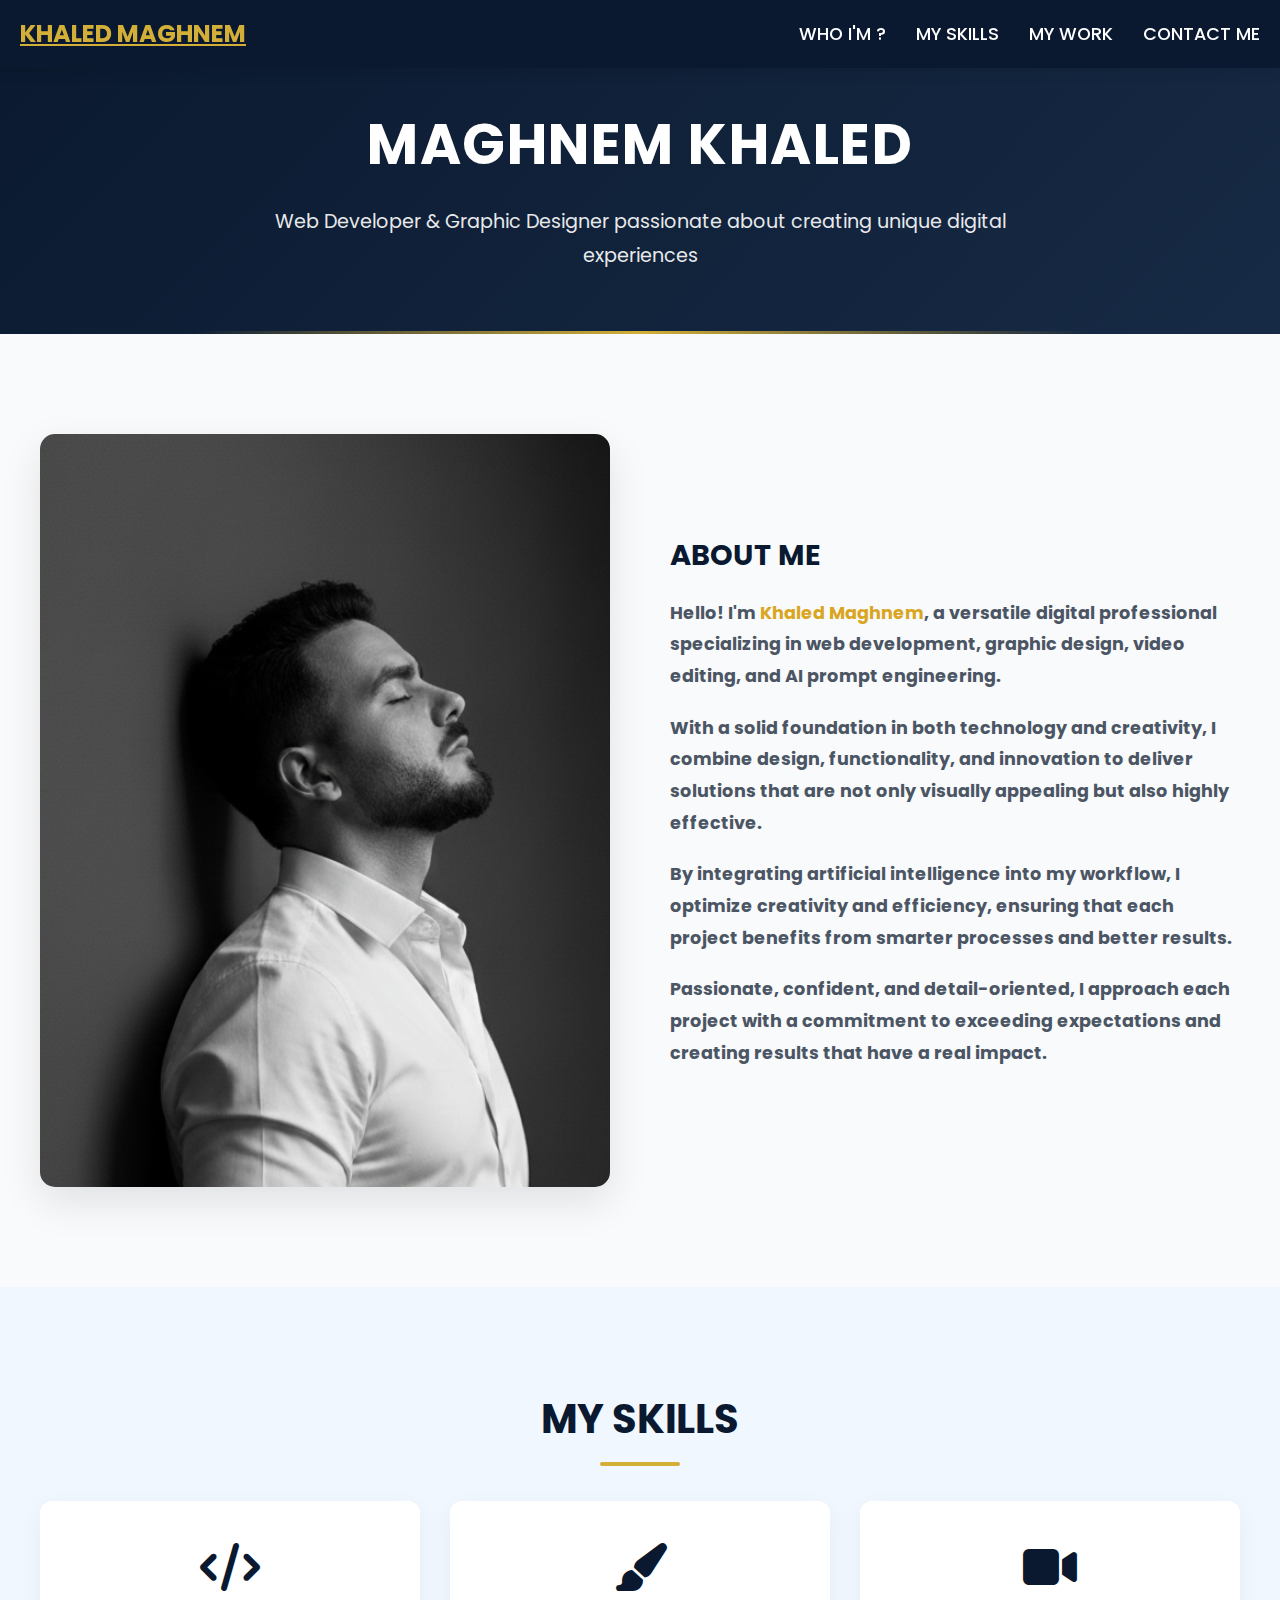
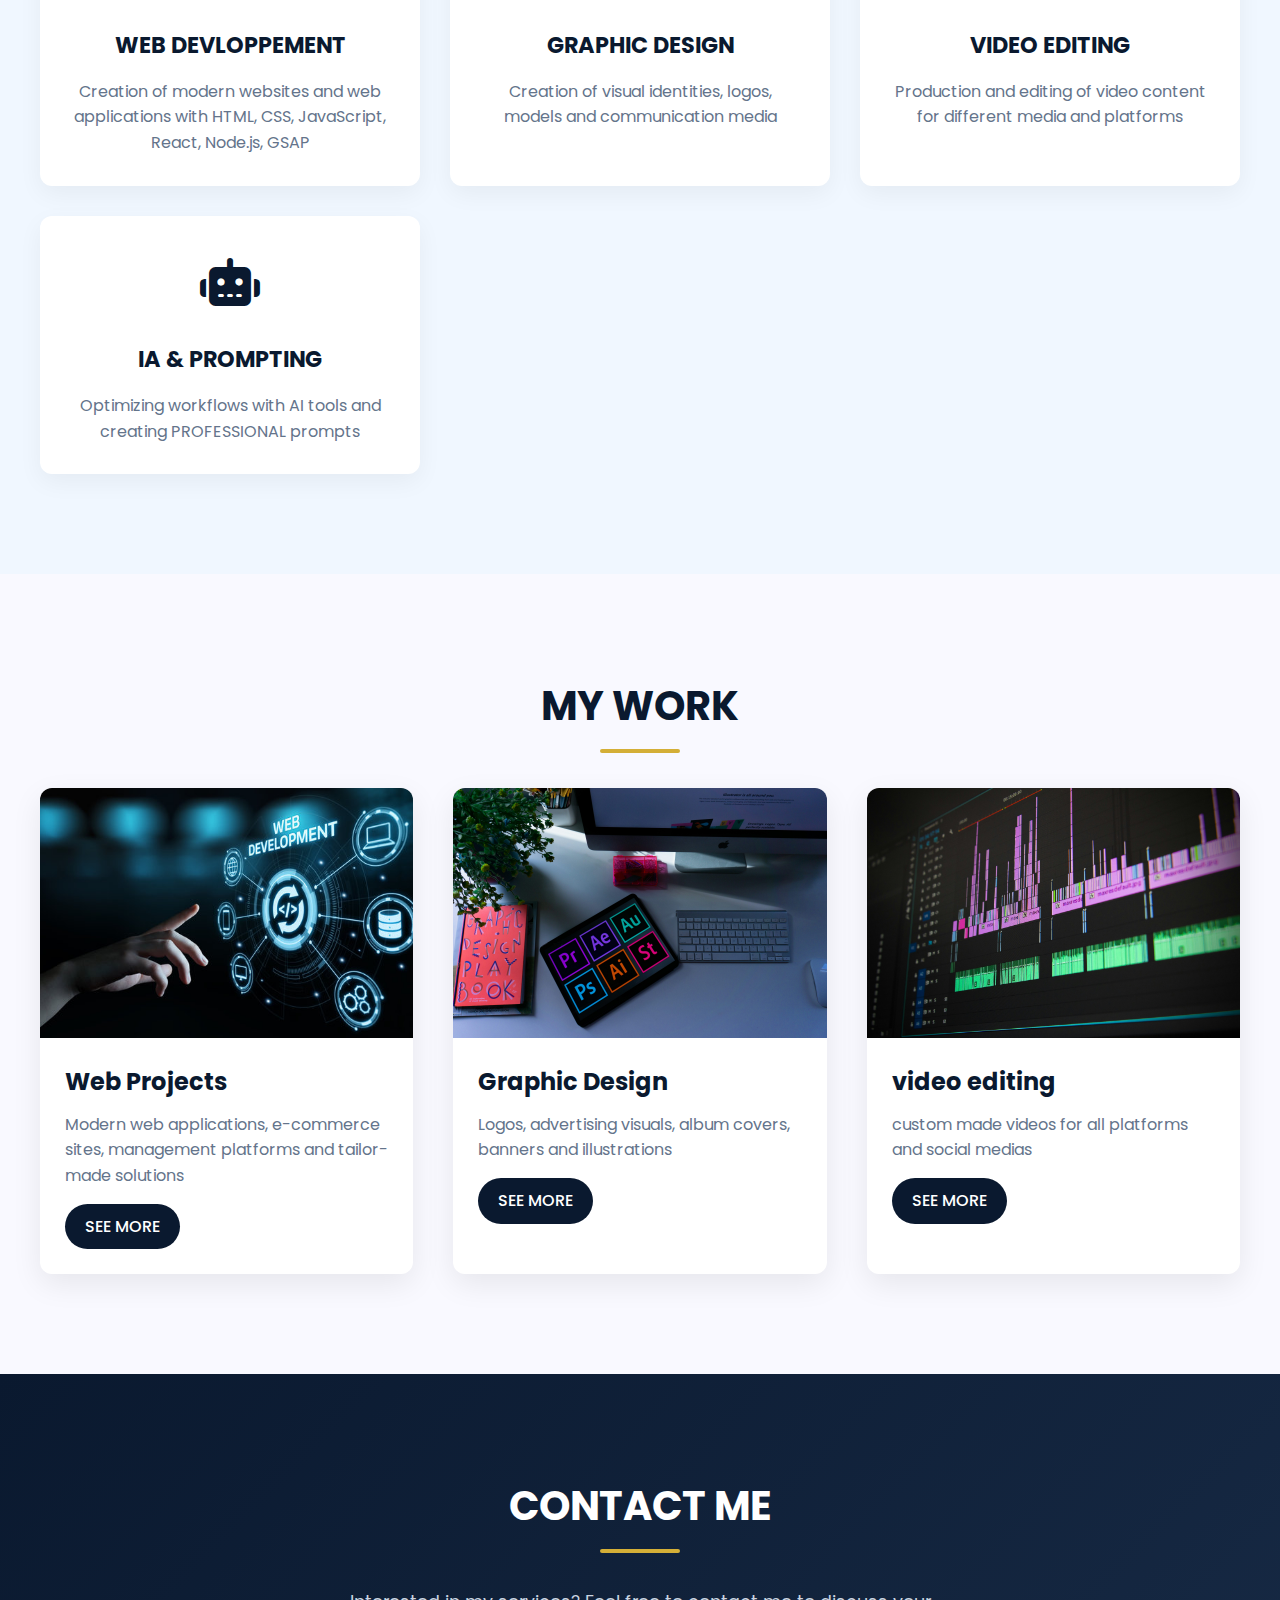
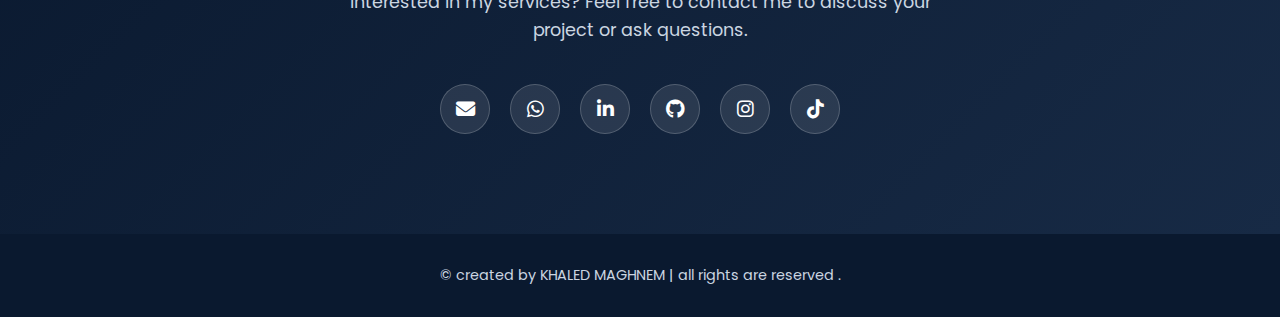
<file: index.html>
<!DOCTYPE html>
<html lang="en">
<head>
  <meta charset="UTF-8" />
  <meta name="viewport" content="width=device-width, initial-scale=1.0"/>
  <title>Portfolio | MAGHNEM KHALED</title>
  <meta name="author" content="maghnem khaled">
  <meta name="key word" content="portfolio,graphic design,web devloppement ,maghnem,khaled,professional,prompt ,ai">
  <meta name="description" content="ce site web est un portfolio qui me represente et qui prouve la qualité de mes projets réalisé">
  <link rel="stylesheet" href="https://cdnjs.cloudflare.com/ajax/libs/font-awesome/6.4.0/css/all.min.css" />
  <link href="https://fonts.googleapis.com/css2?family=Poppins:wght@300;400;500;600;700&display=swap" rel="stylesheet">
  <style>
    * {
      margin: 0;
      padding: 0;
      box-sizing: border-box;
    }

    body {
      font-family: 'Poppins', sans-serif;
      line-height: 1.6;
      color: #333;
      overflow-x: hidden;
    }

    /* HEADER */
    header {
      text-align: center;
      padding: 100px 20px 60px;
      background: linear-gradient(135deg, #0a192f, #172a45);
      color: white;
      position: relative;
      overflow: hidden;
    }

    header::after {
      content: "";
      position: absolute;
      bottom: 0;
      left: 50%;
      transform: translateX(-50%);
      width: 70%;
      height: 3px;
      background: linear-gradient(to right, transparent, #d4af37, transparent);
    }

    header h1 {
      font-size: 3.5rem;
      margin-bottom: 15px;
      letter-spacing: 1.5px;
      font-weight: 700;
    }

    header p {
      font-size: 1.2rem;
      opacity: 0.9;
      max-width: 800px;
      margin: 0 auto;
      line-height: 1.8;
    }

    /* NAVIGATION */
    nav {
      position: fixed;
      top: 0;
      width: 100%;
      background:#0a192f ;
      backdrop-filter: blur(10px);
      padding: 15px 0;
      z-index: 1000;
      box-shadow: 0 4px 12px rgba(0, 0, 0, 0.1);
    }

    .nav-container {
      max-width: 1300px;
      margin: 0 auto;
      display: flex;
      justify-content: space-between;
      align-items: center;
      padding: 0 20px;
    }

    .logo {
      font-size: 1.5rem;
      font-weight: 700;
      color: #d4af37;
  
    }

    .nav-menu {
      display: flex;
      list-style: none;
    }

    .nav-menu li a {
      color: white;
      text-decoration: none;
      margin-left: 30px;
      font-weight: 500;
      position: relative;
      transition: color 0.3s;
      font-size: 1.1rem;
    }

    .nav-menu li a::after {
      content: '';
      position: absolute;
      bottom: -5px;
      left: 0;
      width: 0;
      height: 2px;
      background: #d4af37;
      transition: width 0.3s;
    }

    .nav-menu li a:hover {
      color: #d4af37;
    }

    .nav-menu li a:hover::after {
      width: 100%;
    }

    /* SECTIONS */
    .container {
      max-width: 1300px;
      margin: 0 auto;
      padding: 0 20px;
    }

    section {
      padding: 100px 20px;
    }

    h2 {
      font-size: 2.5rem;
      text-align: center;
      margin-bottom: 50px;
      position: relative;
      color: #0a192f;
      font-weight: 700;
    }

    h2::after {
      content: '';
      position: absolute;
      bottom: -15px;
      left: 50%;
      transform: translateX(-50%);
      width: 80px;
      height: 4px;
      background: #d4af37;
      border-radius: 2px;
    }

    /* ABOUT SECTION */
    .about {
      background-color: #f8fafc;
    }

    .about-content {
      display: flex;
      flex-wrap: wrap;
      align-items: center;
      gap: 60px;
    }

    .about-img-container {
      flex: 1;
      min-width: 300px;
      border-radius: 15px;
      overflow: hidden;
      box-shadow: 0 15px 40px rgba(0, 0, 0, 0.1);
    }

    .about-img {
      width: 100%;
      height: auto;
      display: block;
      transition: transform 0.5s ease;
    }

    .about-img:hover {
      transform: scale(1.03);
    }

    .about-text {
      flex: 1;
      min-width: 300px;
    }

    .about-text h3 {
      font-size: 1.8rem;
      color: #0a192f;
      margin-bottom: 20px;
    }

    .about-text p {
      font-size: 1.1rem;
      font-weight: 700;
      color: #4b5563;
      line-height: 1.8;
      margin-bottom: 20px;
    }

    .highlight {
      color: #d4af37;
      font-weight: 600;
    }

    /* SKILLS SECTION */
    .skills {
      background-color: #f0f7ff;
    }

    .skills-grid {
      display: grid;
      grid-template-columns: repeat(auto-fill, minmax(280px, 1fr));
      gap: 30px;
      margin-top: 40px;
    }

    .skill-card {
      background: white;
      border-radius: 12px;
      padding: 30px;
      text-align: center;
      box-shadow: 0 8px 25px rgba(0, 0, 0, 0.05);
      transition: transform 0.3s ease, box-shadow 0.3s ease;
    }

    .skill-card:hover {
      transform: translateY(-10px);
      box-shadow: 0 15px 35px rgba(0, 0, 0, 0.1);
    }

    .skill-icon {
      font-size: 3rem;
      color: #0a192f;
      margin-bottom: 20px;
    }

    .skill-card h3 {
      font-size: 1.4rem;
      color: #0a192f;
      margin-bottom: 15px;
    }

    .skill-card p {
      color: #64748b;
      font-size: 1rem;
    }

    /* WORK SECTION */
    .work {
      background-color: #f9f9ff;
    }

    .work-grid {
      display: grid;
      grid-template-columns: repeat(auto-fill, minmax(350px, 1fr));
      gap: 40px;
    }

    .work-card {
      background: white;
      border-radius: 12px;
      overflow: hidden;
      box-shadow: 0 10px 30px rgba(0, 0, 0, 0.08);
      transition: transform 0.4s ease;
    }

    .work-card:hover {
      transform: translateY(-10px);
    }

    .work-img {
      width: 100%;
      height: 250px;
      object-fit: cover;
      display: block;
    }

    .work-content {
      padding: 25px;
    }

    .work-content h3 {
      font-size: 1.5rem;
      color: #0a192f;
      margin-bottom: 10px;
    }

    .work-content p {
      color: #64748b;
      margin-bottom: 15px;
    }

    .work-btn {
      display: inline-block;
      background: #0a192f;
      color: white;
      padding: 10px 20px;
      border-radius: 30px;
      text-decoration: none;
      font-weight: 500;
      transition: all 0.3s ease;
    }

    .work-btn:hover {
      background: #d4af37;
      transform: translateY(-3px);
      box-shadow: 0 5px 15px rgba(212, 175, 55, 0.4);
    }

    /* CONTACT SECTION */
    .contact {
      background: linear-gradient(135deg, #0a192f, #172a45);
      color: white;
      text-align: center;
    }

    .contact h2 {
      color: white;
    }

    .contact h2::after {
      background: #d4af37;
    }

    .contact p {
      max-width: 600px;
      margin: 0 auto 40px;
      font-size: 1.1rem;
      color: #cbd5e1;
    }

    .social-links {
      display: flex;
      justify-content: center;
      flex-wrap: wrap;
      gap: 20px;
      margin-top: 30px;
    }

    .social-btn {
      display: flex;
      align-items: center;
      justify-content: center;
      width: 50px;
      height: 50px;
      border-radius: 50%;
      background: rgba(255, 255, 255, 0.1);
      color: white;
      font-size: 1.2rem;
      text-decoration: none;
      transition: all 0.3s ease;
      border: 1px solid rgba(255, 255, 255, 0.2);
    }

    .social-btn:hover {
      background: #d4af37;
      transform: translateY(-5px);
      box-shadow: 0 5px 15px rgba(212, 175, 55, 0.4);
    }

    /* FOOTER */
    footer {
      background: #0a192f;
      color: #cbd5e1;
      text-align: center;
      padding: 30px 20px;
      font-size: 0.9rem;
    }

    /* ANIMATION */
    @keyframes fadeInUp {
      from { opacity: 0; transform: translateY(30px); }
      to { opacity: 1; transform: translateY(0); }
    }

    .about-content > * {
      animation: fadeInUp 0.8s ease forwards;
    }

    .about-text {
      animation-delay: 0.2s;
    }

    .skills-grid > * {
      animation: fadeInUp 0.6s ease forwards;
    }

    .skills-grid > *:nth-child(2) { animation-delay: 0.1s; }
    .skills-grid > *:nth-child(3) { animation-delay: 0.2s; }
    .skills-grid > *:nth-child(4) { animation-delay: 0.3s; }

    .work-grid > * {
      animation: fadeInUp 0.6s ease forwards;
    }

    .work-grid > *:nth-child(2) { animation-delay: 0.1s; }

    /* RESPONSIVE */
    @media (max-width: 900px) {
      .about-content {
        flex-direction: column;
      }
      
      header h1 {
        font-size: 2.8rem;
      }
      
      h2 {
        font-size: 2.2rem;
      }
    }

    @media (max-width: 600px) {
      .nav-menu {
        display: none;
      }
      
      .work-grid {
        grid-template-columns: 1fr;
      }
      
      .skills-grid {
        grid-template-columns: 1fr;
      }
      
      header {
        padding: 80px 15px 50px;
      }
      
      header h1 {
        font-size: 2.2rem;
      }
      
      section {
        padding: 80px 15px;
      }
    }
  </style>
</head>
<body>
  <!-- Navigation -->
  <nav>
    <div class="nav-container">
      <div ><a class="logo" href="#about">KHALED MAGHNEM</a></div>
      <ul class="nav-menu">
        <li><a href="#about">WHO I'M ?</a></li>
        <li><a href="#skills">MY SKILLS</a></li>
        <li><a href="#work">MY WORK</a></li>
        <li><a href="#contact">CONTACT ME</a></li>
      </ul>
    </div>
  </nav>

  <!-- Hero Section -->
  <header>
    <div class="container">
      <h1>MAGHNEM KHALED</h1>
      <p>Web Developer & Graphic Designer passionate about creating unique digital experiences</p>
    </div>
  </header>

  <!-- About Section -->
  <section id="about" class="about">
    <div class="container">
      <div class="about-content">
        <div class="about-img-container">
          <img src="image/profile pic.png" alt="Khaled Maghnem" class="about-img">
        </div>
        <div class="about-text">
          <h3>ABOUT ME</h3>
          <p>Hello! I'm <SPan style="color: goldenrod;">Khaled Maghnem</SPan>, a versatile digital professional specializing in web development, graphic design, video editing, and AI prompt engineering.
          <p>With a solid foundation in both technology and creativity, I combine design, functionality, and innovation to deliver solutions that are not only visually appealing but also highly effective.</p>
          <p>By integrating artificial intelligence into my workflow, I optimize creativity and efficiency, ensuring that each project benefits from smarter processes and better results.</p>
          <p>Passionate, confident, and detail-oriented, I approach each project with a commitment to exceeding expectations and creating results that have a real impact.</p>
                  </div>
      </div>
    </div>
  </section>

  <!-- Skills Section -->
  <section id="skills" class="skills">
    <div class="container">
      <h2>MY SKILLS</h2>
      <div class="skills-grid">
        <div class="skill-card">
          <div class="skill-icon">
            <i class="fas fa-code"></i>
          </div>
          <h3>WEB DEVLOPPEMENT</h3>
          <p>Creation of modern websites and web applications with HTML, CSS, JavaScript, React, Node.js, GSAP</p>
        </div>
        <div class="skill-card">
          <div class="skill-icon">
            <i class="fas fa-paint-brush"></i>
          </div>
          <h3>GRAPHIC DESIGN</h3>
          <p>Creation of visual identities, logos, models and communication media</p>
        </div>
        <div class="skill-card">
          <div class="skill-icon">
            <i class="fas fa-video"></i>
          </div>
          <h3>VIDEO EDITING</h3>
          <P>Production and editing of video content for different media and platforms</P>   
        </div>
        <div class="skill-card">
          <div class="skill-icon">
            <i class="fas fa-robot"></i>
          </div>
          <h3>IA & PROMPTING</h3>
          <p>Optimizing workflows with AI tools and creating PROFESSIONAL prompts</p>
        </div>
      </div>
    </div>
  </section>

  <!-- Work Section -->
  <section id="work" class="work">
    <div class="container">
      <h2>MY WORK</h2>
      <div class="work-grid">
        <div class="work-card">
          <img src="image/devweb.jpg" alt="Projet Web" class="work-img">
          <div class="work-content">
            <h3>Web Projects</h3>
            <p>Modern web applications, e-commerce sites, management platforms and tailor-made solutions</p>
            <a href="work/web.html" target="_blank" class="work-btn">SEE MORE</a>
          </div>
        </div>
        <div class="work-card">
          <img src="image/graphic.jpg" alt="Design Graphique" class="work-img">
          <div class="work-content">
            <h3>Graphic Design</h3>
            <p>Logos, advertising visuals, album covers, banners and illustrations</p>
            <a href="work/design.html" target="_blank" class="work-btn">SEE MORE</a>
          </div>
        </div>
        <div class="work-card">
          <img src="image/video.jpg" alt="video editing" class="work-img">
          <div class="work-content">
            <h3>video editing</h3>
            <p>custom made videos for all platforms and social medias</p>
            <a href="work/video.html" target="_blank" class="work-btn">SEE MORE</a>
          </div>
        </div>
      </div>
    </div>
  </section>

  <!-- Contact Section -->
  <section id="contact" class="contact">
    <div class="container">
      <h2>CONTACT ME</h2>
      <p>Interested in my services? Feel free to contact me to discuss your project or ask questions.</p>
      <div class="social-links">
        <a href="mailto:maghnemkhaled@gmail.com" class="social-btn" title="Email">
          <i class="fas fa-envelope"></i>
        </a>
        <a href="https://wa.me/+213659350117" target="_blank" class="social-btn" title="WhatsApp">
          <i class="fab fa-whatsapp"></i>
        </a>
        <a href="https://linkedin.com/in/khaledmaghnem" target="_blank" class="social-btn" title="LinkedIn">
          <i class="fab fa-linkedin-in"></i>
        </a>
        <a href="https://github.com/maghnemkhaled-17" target="_blank" class="social-btn" title="GitHub">
          <i class="fab fa-github"></i>
        </a>
        <a href="https://instagram.com/kmaghnem" target="_blank" class="social-btn" title="Instagram">
          <i class="fab fa-instagram"></i>
        </a>
        <a href="https://tiktok.com/@khaledmaghnem" target="_blank" class="social-btn" title="TikTok">
          <i class="fab fa-tiktok"></i>
        </a>
      </div>
    </div>
  </section>

  <!-- Footer -->
  <footer>
    <div class="container">
      <p>&copy; created by KHALED MAGHNEM |  all rights are reserved .</p>
    </div>
  </footer>
</body>
</html>
</file>
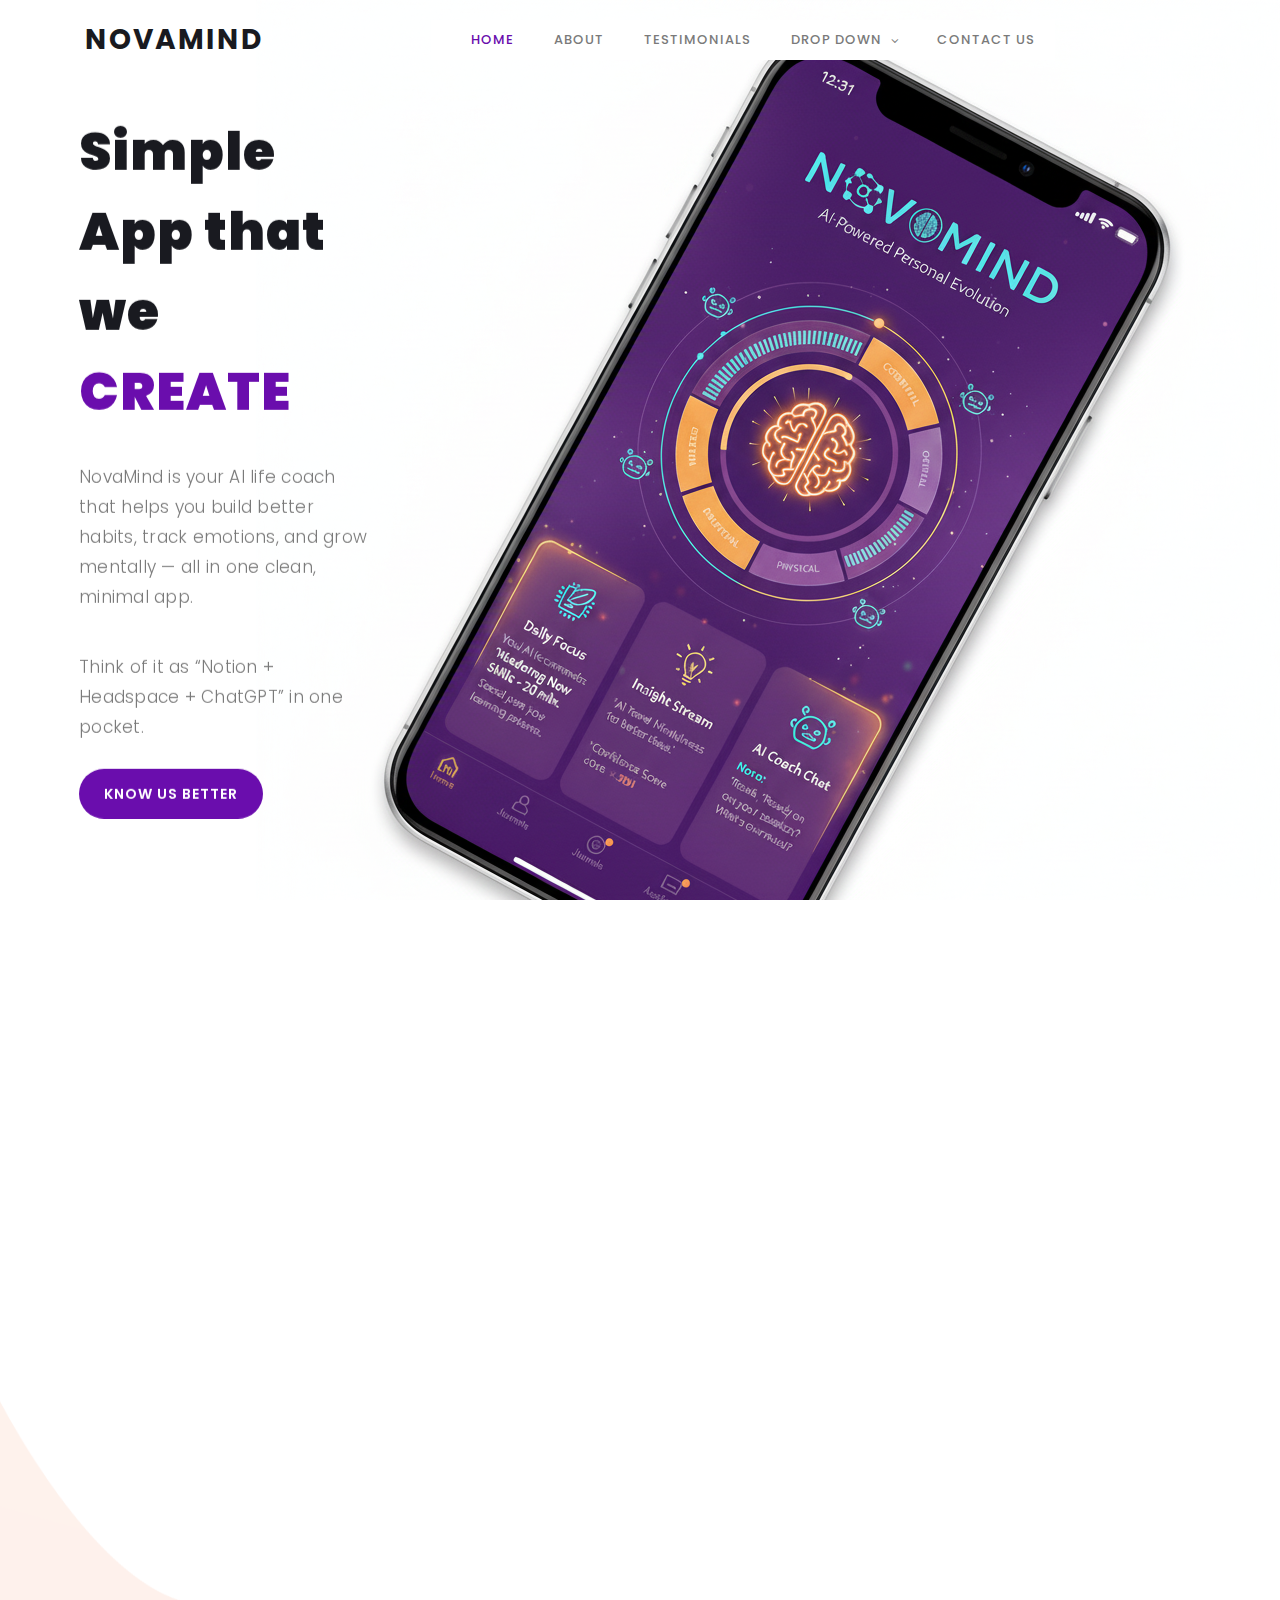
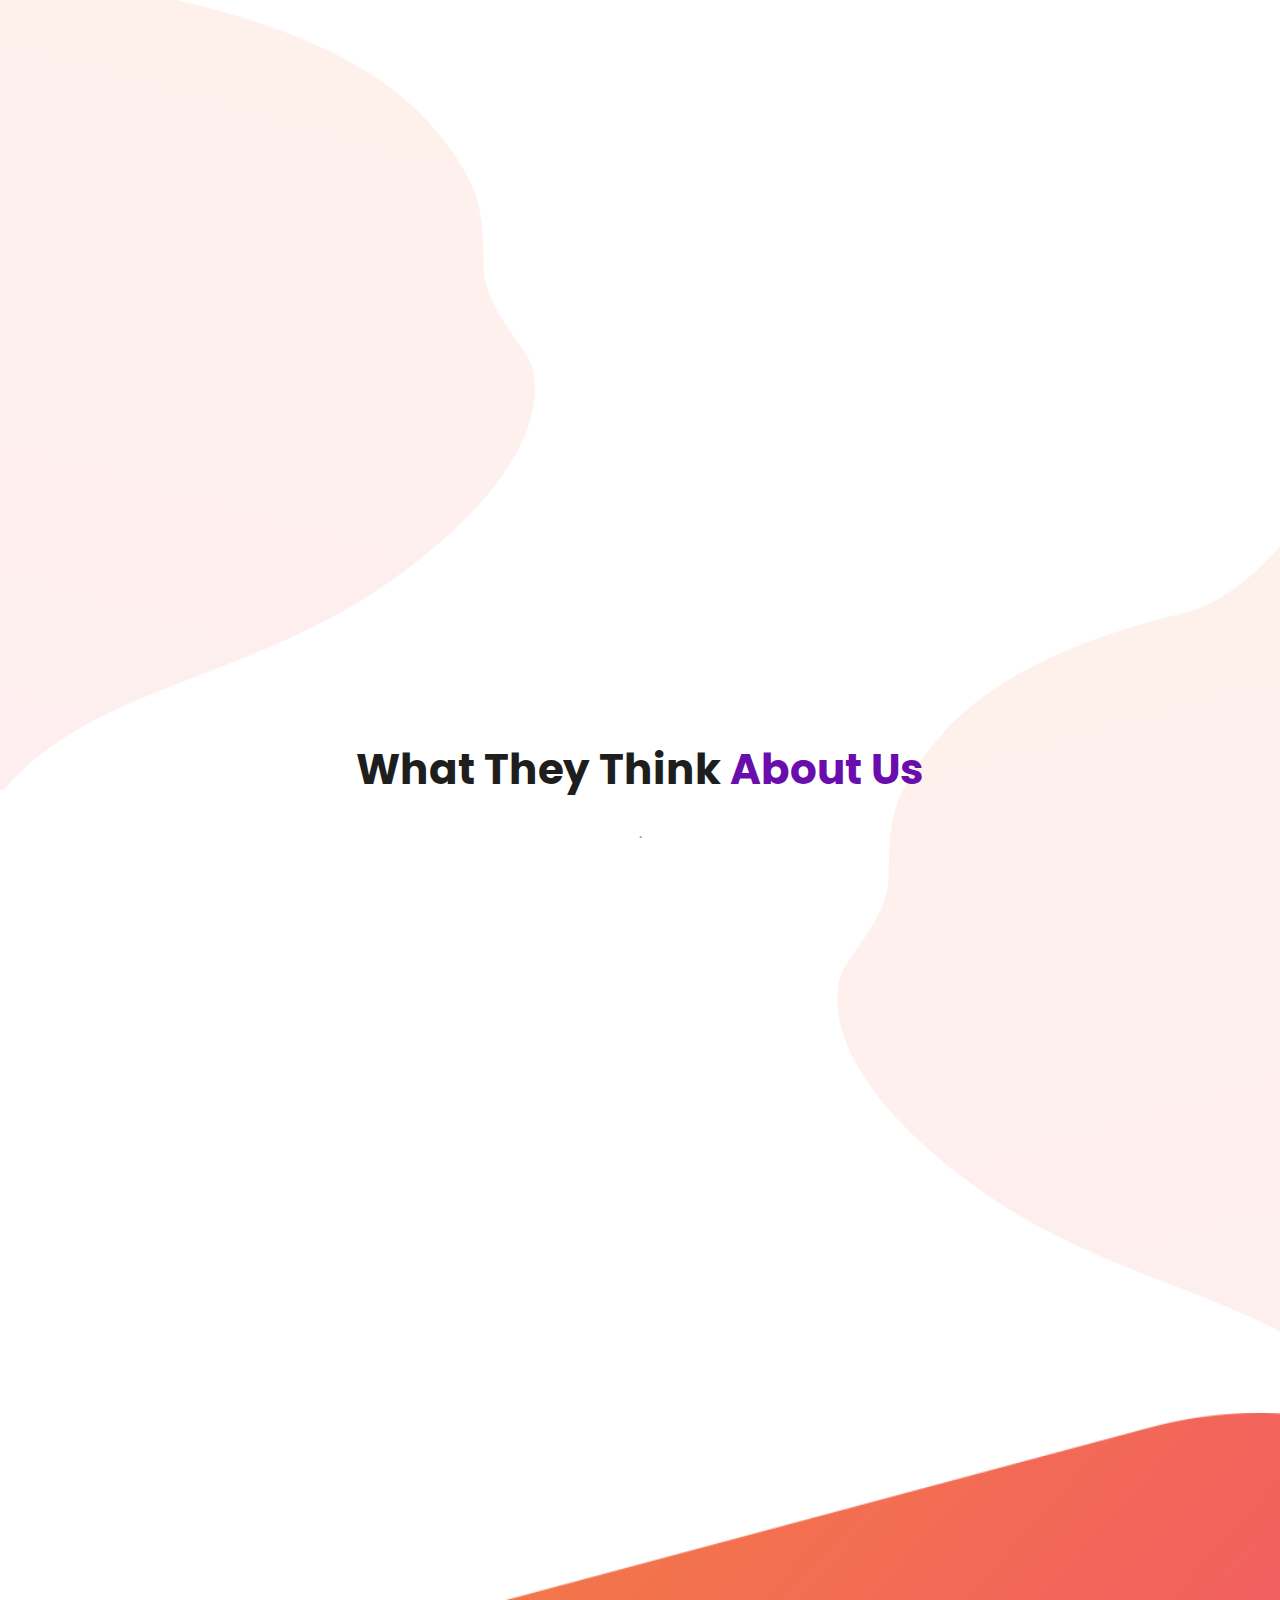
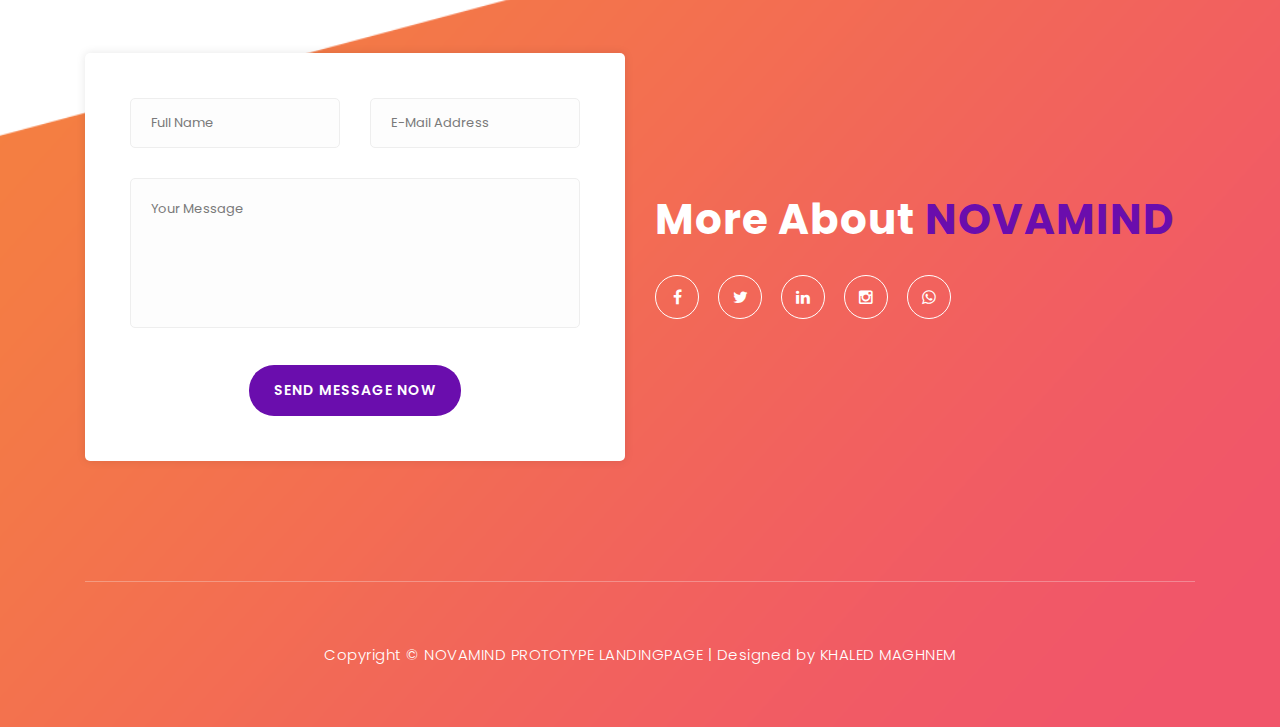
<file: WEBSITE/application/index.html>
<!DOCTYPE html>
<html lang="en">

<head>

    <meta charset="utf-8">
    <meta name="viewport" content="width=device-width, initial-scale=1, shrink-to-fit=no">
    <meta name="description" content="">
    <meta name="author" content="TemplateMo">
    <link href="https://fonts.googleapis.com/css?family=Poppins:100,200,300,400,500,600,700,800,900&display=swap" rel="stylesheet">

    <title>website application</title>


    <!-- Additional CSS Files -->
    <link rel="stylesheet" type="text/css" href="assets/css/bootstrap.min.css">

    <link rel="stylesheet" type="text/css" href="assets/css/font-awesome.css">

    <link rel="stylesheet" href="assets/css/templatemo-lava.css">

    <link rel="stylesheet" href="assets/css/owl-carousel.css">

</head>

<body>

    <div id="preloader">
        <div class="jumper">
            <div></div>
            <div></div>
            <div></div>
        </div>
    </div>

    <header class="header-area header-sticky">
        <div class="container">
            <div class="row">
                <div class="col-12">
                    <nav class="main-nav">
                        <!-- ***** Logo Start ***** -->
                        <a href="index.html" class="logo">
                            NovaMind
                        </a>
                       
                        <ul class="nav">
                            <li class="scroll-to-section"><a href="#welcome" class="menu-item">Home</a></li>
                            <li class="scroll-to-section"><a href="#about" class="menu-item">About</a></li>
                            <li class="scroll-to-section"><a href="#testimonials" class="menu-item">Testimonials</a>
                            </li>
                            <li class="submenu">
                                <a href="javascript:;">Drop Down</a>
                                <ul>
                                    <li><a href="" class="menu-item">About Us</a></li>
                                    <li><a href="" class="menu-item">Features</a></li>
                                    <li><a href="" class="menu-item">FAQ's</a></li>
                                    <li><a href="" class="menu-item">Blog</a></li>
                                </ul>
                            </li>
                            <li class="scroll-to-section"><a href="#contact-us" class="menu-item">Contact Us</a></li>
                        </ul>
                        <a class='menu-trigger'>
                            <span>Menu</span>
                        </a>
                        <!-- ***** Menu End ***** -->
                    </nav>
                </div>
            </div>
        </div>
    </header>
    <!-- ***** Header Area End ***** -->
    
    <div class="welcome-area" id="welcome">

     
        <div class="header-text">
            <div class="container">
                <div class="row">
                    <div class="left-text col-lg-6 col-md-12 col-sm-12 col-xs-12"
                        data-scroll-reveal="enter left move 30px over 0.6s after 0.4s">
                        <h1>Simple App that we <em>CREATE</em></h1>
                        <p>NovaMind is your AI life coach that helps you build better habits, track emotions, and grow mentally — all in one clean, minimal app.</p> 
                        <p>Think of it as “Notion + Headspace + ChatGPT” in one pocket.</p>
                        <a href="#about" class="main-button-slider">KNOW US BETTER</a>
                    </div>
                </div>
            </div>
        </div>
        <!-- ***** Header Text End ***** -->
    </div>
    <!-- ***** Welcome Area End ***** -->

    <!-- ***** Features Big Item Start ***** -->
    <section class="section" id="about">
        <div class="container">
            <div class="row">
                <div class="col-lg-4 col-md-6 col-sm-12 col-xs-12"
                    data-scroll-reveal="enter left move 30px over 0.6s after 0.4s">
                    <div class="features-item">
                        <div class="features-icon">
                            <h2>01</h2>
                            <img src="assets/images/features-icon-1.png" alt="">
                            <h4>Daily Growth Plan</h4>
                            <p><li>AI creates a custom 3-task plan for each day (mind, body, skill).</li> 
                            <li>Example: “5-min journaling • 20 push-ups • Learn 1 AI tip.”.</li>
                            </p>
                            <a href="#testimonials" class="main-button">
                                Read More
                            </a>
                        </div>
                    </div>
                </div>
                <div class="col-lg-4 col-md-6 col-sm-12 col-xs-12"
                    data-scroll-reveal="enter bottom move 30px over 0.6s after 0.4s">
                    <div class="features-item">
                        <div class="features-icon">
                            <h2>02</h2>
                            <img src="assets/images/features-icon-2.png" alt="">
                            <h4>Mood & Reflection Tracker</h4>
                            <p><li>Log your feelings with one tap.</li>
                                <li>AI summarizes your week’s emotional patterns and suggests improvements..</li>
                            </p>
                            <a href="#testimonials" class="main-button">
                                Discover More
                            </a>
                        </div>
                    </div>
                </div>
                <div class="col-lg-4 col-md-6 col-sm-12 col-xs-12"
                    data-scroll-reveal="enter right move 30px over 0.6s after 0.4s">
                    <div class="features-item">
                        <div class="features-icon">
                            <h2>03</h2>
                            <img src="assets/images/features-icon-3.png" alt="">
                            <h4>AI Mentor Chat</h4>
                           <p><li>Chat with “Nova,” your personal AI coach for mindset, confidence, or productivity.</li></p>
                            <a href="#testimonials" class="main-button">
                                More Detail
                            </a>
                        </div>
                    </div>
                    
                </div>
            </div>
        </div>
    </section>
    <!-- ***** Features Big Item End ***** -->

    <div class="left-image-decor"></div>

    <!-- ***** Features Big Item Start ***** -->
    <section class="section" id="promotion">
        <div class="container">
            <div class="row">
                <div class="left-image col-lg-5 col-md-12 col-sm-12 mobile-bottom-fix-big"
                    data-scroll-reveal="enter left move 30px over 0.6s after 0.4s">
                    <img src="assets/images/left-image.png" class="rounded img-fluid d-block mx-auto" alt="App">
                </div>
                <div class="right-text offset-lg-1 col-lg-6 col-md-12 col-sm-12 mobile-bottom-fix">
                    <ul>
                        <li data-scroll-reveal="enter right move 30px over 0.6s after 0.4s">
                            <img src="assets/images/about-icon-01.png" alt="">
                            <div class="text">
                                <h4>Vestibulum pulvinar rhoncus</h4>
                                <p>
                            </p>
                            </div>
                        </li>
                        <li data-scroll-reveal="enter right move 30px over 0.6s after 0.5s">
                            <img src="assets/images/about-icon-02.png" alt="">
                            <div class="text">
                                <h4>Sed blandit quam in velit</h4>
                                <p></p>
                            </div>
                        </li>
                        <li data-scroll-reveal="enter right move 30px over 0.6s after 0.6s">
                            <img src="assets/images/about-icon-03.png" alt="">
                            <div class="text">
                                <h4>Aenean faucibus venenatis</h4>
                                <p></p>
                            </div>
                        </li>
                    </ul>
                </div>
            </div>
        </div>
    </section>
    <!-- ***** Features Big Item End ***** -->

    <div class="right-image-decor"></div>

    <!-- ***** Testimonials Starts ***** -->
    <section class="section" id="testimonials">
        <div class="container">
            <div class="row">
                <div class="col-lg-8 offset-lg-2">
                    <div class="center-heading">
                        <h2>What They Think <em>About Us</em></h2>
                        <p>.</p>
                    </div>
                </div>
                <div class="col-lg-10 col-md-12 col-sm-12 mobile-bottom-fix-big"
                    data-scroll-reveal="enter left move 30px over 0.6s after 0.4s">
                    <div class="owl-carousel owl-theme">
                        <div class="item service-item">
                            <div class="author">
                                <i><img src="assets/images/testimonial-author-1.png" alt="Author One"></i>
                            </div>
                            <div class="testimonial-content">
                                <ul class="stars">
                                    <li><i class="fa fa-star"></i></li>
                                    <li><i class="fa fa-star"></i></li>
                                    <li><i class="fa fa-star"></i></li>
                                    <li><i class="fa fa-star"></i></li>
                                    <li><i class="fa fa-star"></i></li>
                                </ul>
                                <h4>Jonathan Smart</h4>
                                <p></p>
                                <span>CTO</span>
                            </div>
                        </div>
                        <div class="item service-item">
                            <div class="author">
                                <i><img src="assets/images/testimonial-author-1.png" alt="Second Author"></i>
                            </div>
                            <div class="testimonial-content">
                                <ul class="stars">
                                    <li><i class="fa fa-star"></i></li>
                                    <li><i class="fa fa-star"></i></li>
                                    <li><i class="fa fa-star"></i></li>
                                    <li><i class="fa fa-star"></i></li>
                                    <li><i class="fa fa-star"></i></li>
                                </ul>
                                <h4>Martino Tino</h4>
                                <p></p>
                                <span>Web Analyst</span>
                            </div>
                        </div>
                        <div class="item service-item">
                            <div class="author">
                                <i><img src="assets/images/testimonial-author-1.png" alt="Author Third"></i>
                            </div>
                            <div class="testimonial-content">
                                <ul class="stars">
                                    <li><i class="fa fa-star"></i></li>
                                    <li><i class="fa fa-star"></i></li>
                                    <li><i class="fa fa-star"></i></li>
                                </ul>
                                <h4>George Tasa</h4>
                                <p></p>
                                <span>System Admin</span>
                            </div>
                        </div>
                        <div class="item service-item">
                            <div class="author">
                                <i><img src="assets/images/testimonial-author-1.png" alt="Fourth Author"></i>
                            </div>
                            <div class="testimonial-content">
                                <ul class="stars">
                                    <li><i class="fa fa-star"></i></li>
                                    <li><i class="fa fa-star"></i></li>
                                    <li><i class="fa fa-star"></i></li>
                                    <li><i class="fa fa-star"></i></li>
                                </ul>
                                <h4>Sir James</h4>
                                <p></p>
                                <span>New Villager</span>
                            </div>
                        </div>
                    </div>
                </div>
            </div>
        </div>
    </section>
    <!-- ***** Testimonials Ends ***** -->


    <!-- ***** Footer Start ***** -->
    <footer id="contact-us">
        <div class="container">
            <div class="footer-content">
                <div class="row">
                    <!-- ***** Contact Form Start ***** -->
                    <div class="col-lg-6 col-md-12 col-sm-12">
                        <div class="contact-form">
                            <form id="contact" action="" method="post">
                                <div class="row">
                                    <div class="col-md-6 col-sm-12">
                                        <fieldset>
                                            <input name="name" type="text" id="name" placeholder="Full Name" required=""
                                                style="background-color: rgba(250,250,250,0.3);">
                                        </fieldset>
                                    </div>
                                    <div class="col-md-6 col-sm-12">
                                        <fieldset>
                                            <input name="email" type="text" id="email" placeholder="E-Mail Address"
                                                required="" style="background-color: rgba(250,250,250,0.3);">
                                        </fieldset>
                                    </div>
                                    <div class="col-lg-12">
                                        <fieldset>
                                            <textarea name="message" rows="6" id="message" placeholder="Your Message"
                                                required="" style="background-color: rgba(250,250,250,0.3);"></textarea>
                                        </fieldset>
                                    </div>
                                    <div class="col-lg-12">
                                        <fieldset>
                                            <button type="submit" id="form-submit" class="main-button">Send Message
                                                Now</button>
                                        </fieldset>
                                    </div>
                                </div>
                            </form>
                        </div>
                    </div>
                    <!-- ***** Contact Form End ***** -->
                    <div class="right-content col-lg-6 col-md-12 col-sm-12">
                        <h2>More About <em>NOVAMIND</em></h2>
                        <p></p>
                        <ul class="social">
                            <li><a href="https://fb.com/templatemo"><i class="fa fa-facebook"></i></a></li>
                            <li><a href="#"><i class="fa fa-twitter"></i></a></li>
                            <li><a href="#"><i class="fa fa-linkedin"></i></a></li>
                            <li><a href="#"><i class="fa fa-instagram"></i></a></li>
                            <li><a href="#"><i class="fa fa-whatsapp"></i></a></li>
                        </ul>
                    </div>
                </div>
            </div>
            <div class="row">
                <div class="col-lg-12">
                    <div class="sub-footer">
                        <p>Copyright &copy; NOVAMIND PROTOTYPE LANDINGPAGE

                        | Designed by KHALED MAGHNEM</a></p>
                    </div>
                </div>
            </div>
        </div>
    </footer>

    <!-- jQuery -->
    <script src="assets/js/jquery-2.1.0.min.js"></script>

    <!-- Bootstrap -->
    <script src="assets/js/popper.js"></script>
    <script src="assets/js/bootstrap.min.js"></script>

    <!-- Plugins -->
    <script src="assets/js/owl-carousel.js"></script>
    <script src="assets/js/scrollreveal.min.js"></script>
    <script src="assets/js/waypoints.min.js"></script>
    <script src="assets/js/jquery.counterup.min.js"></script>
    <script src="assets/js/imgfix.min.js"></script>

    <!-- Global Init -->
    <script src="assets/js/custom.js"></script>

</body>
</html>
</file>
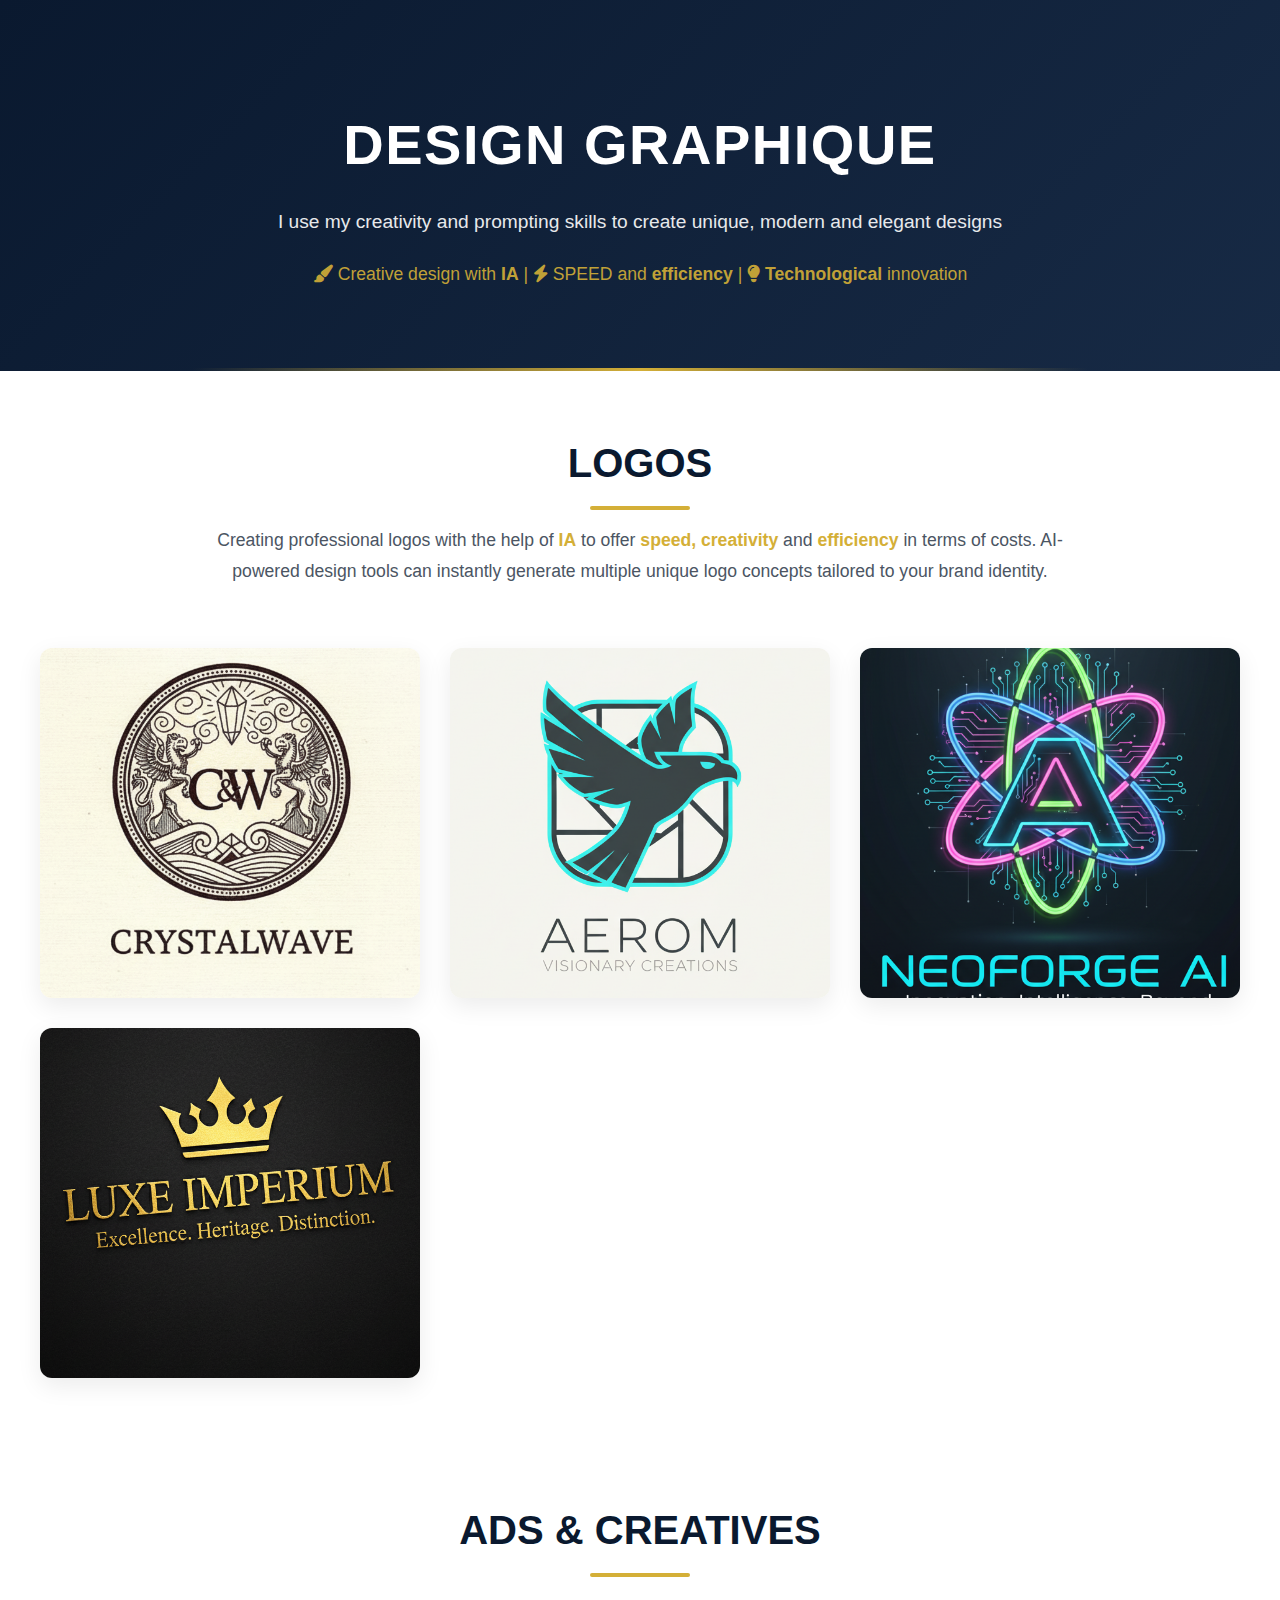
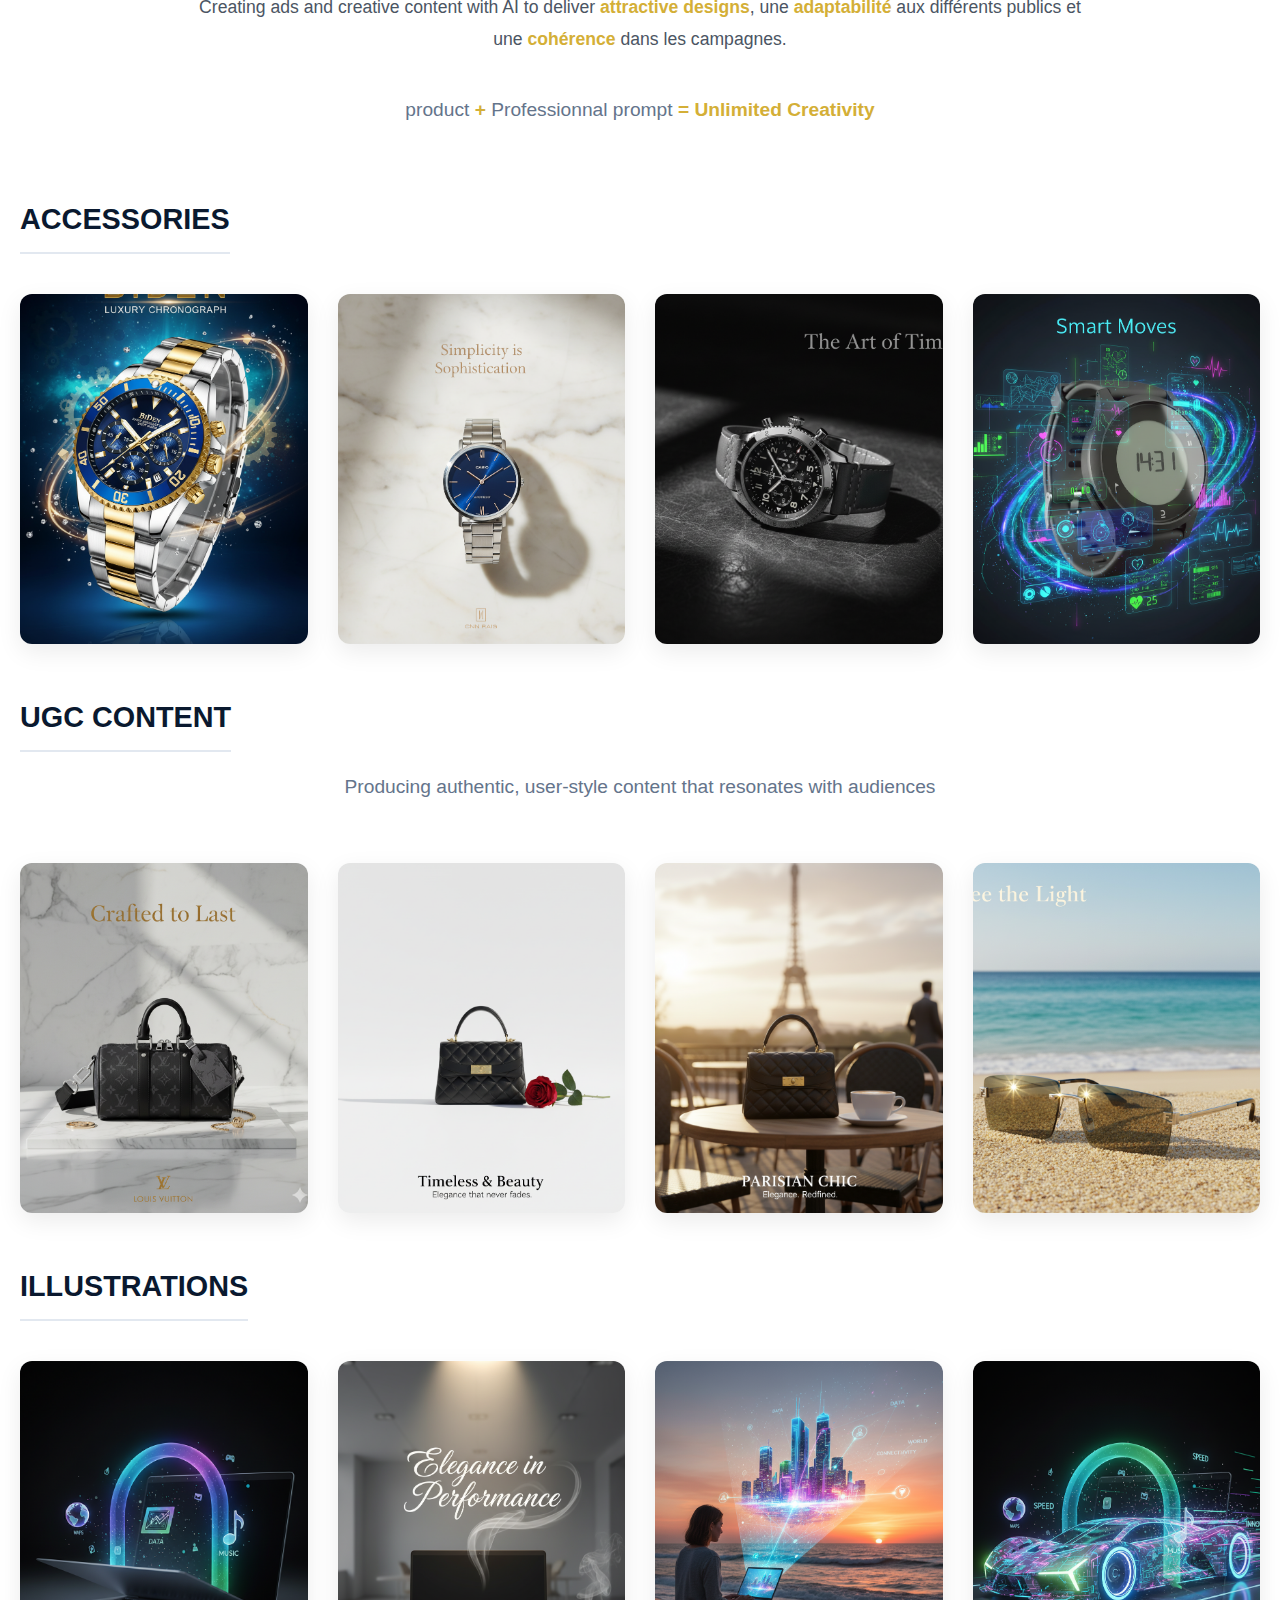
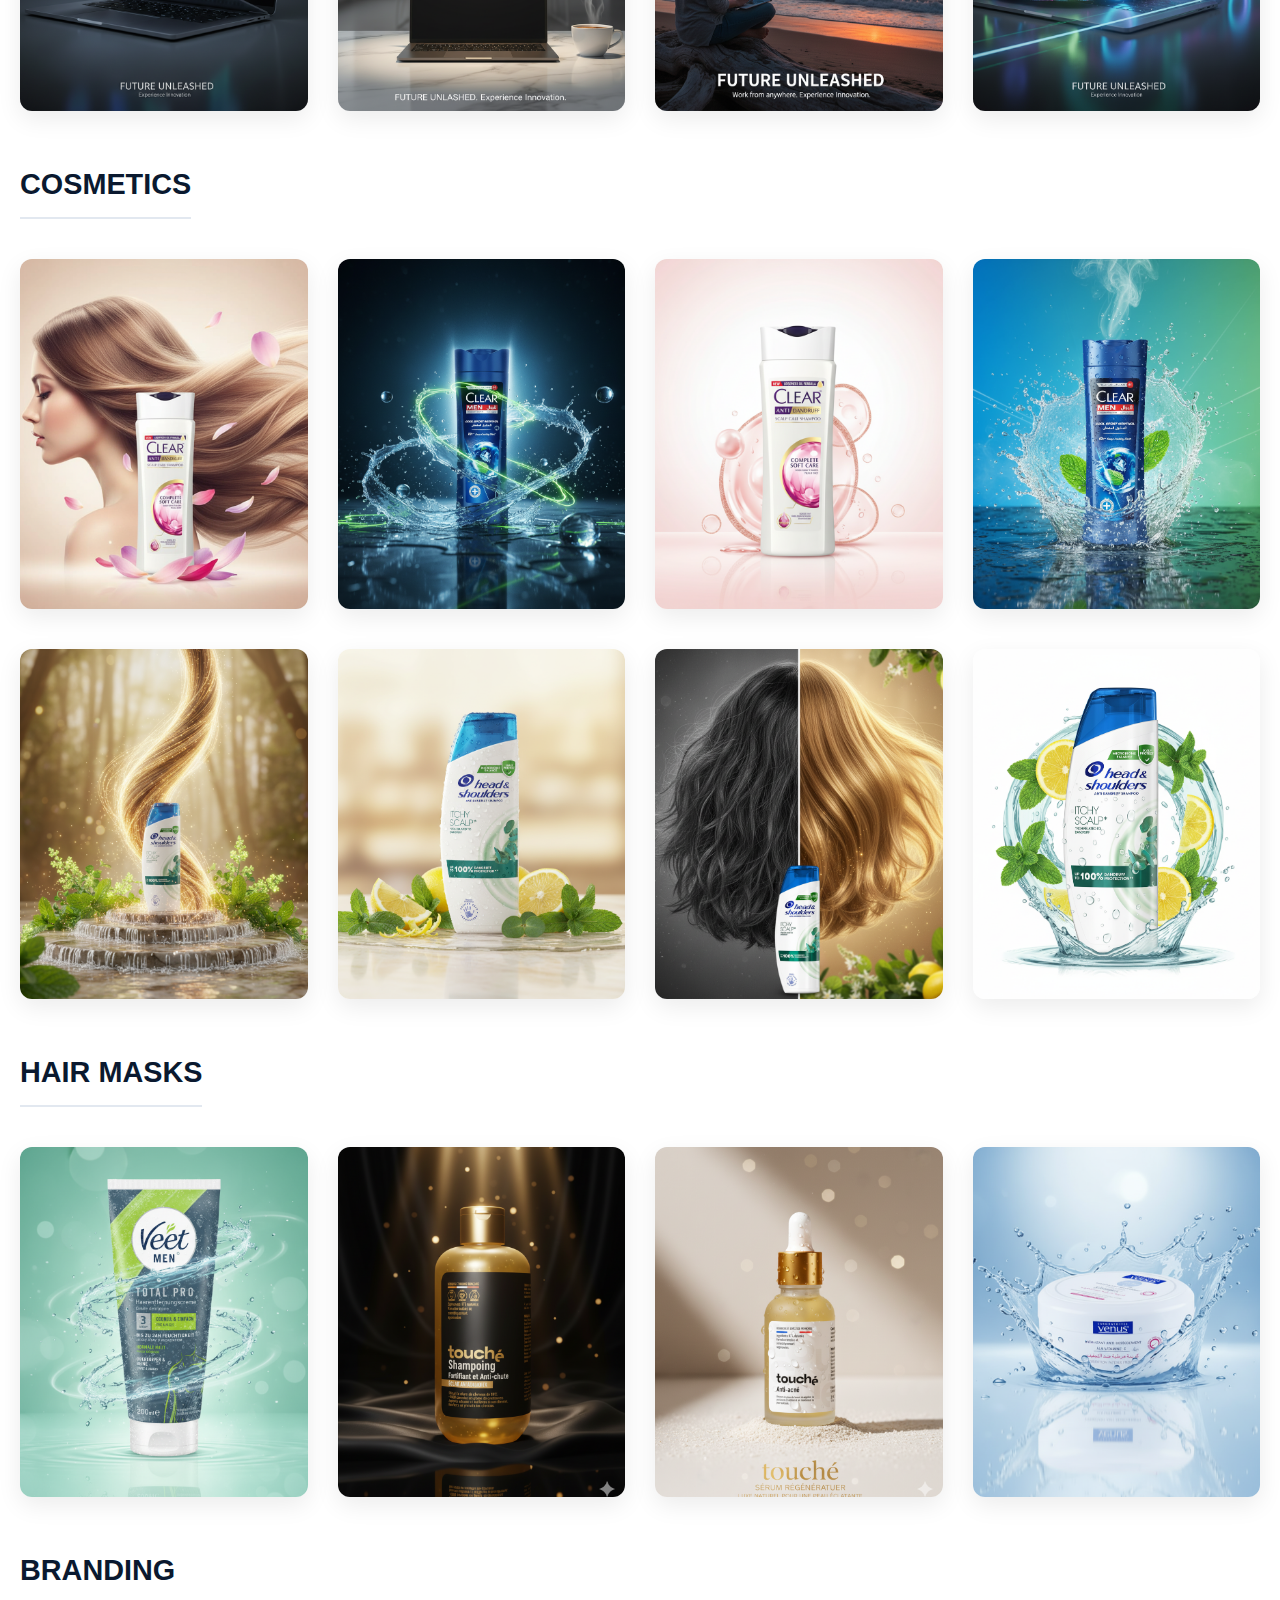
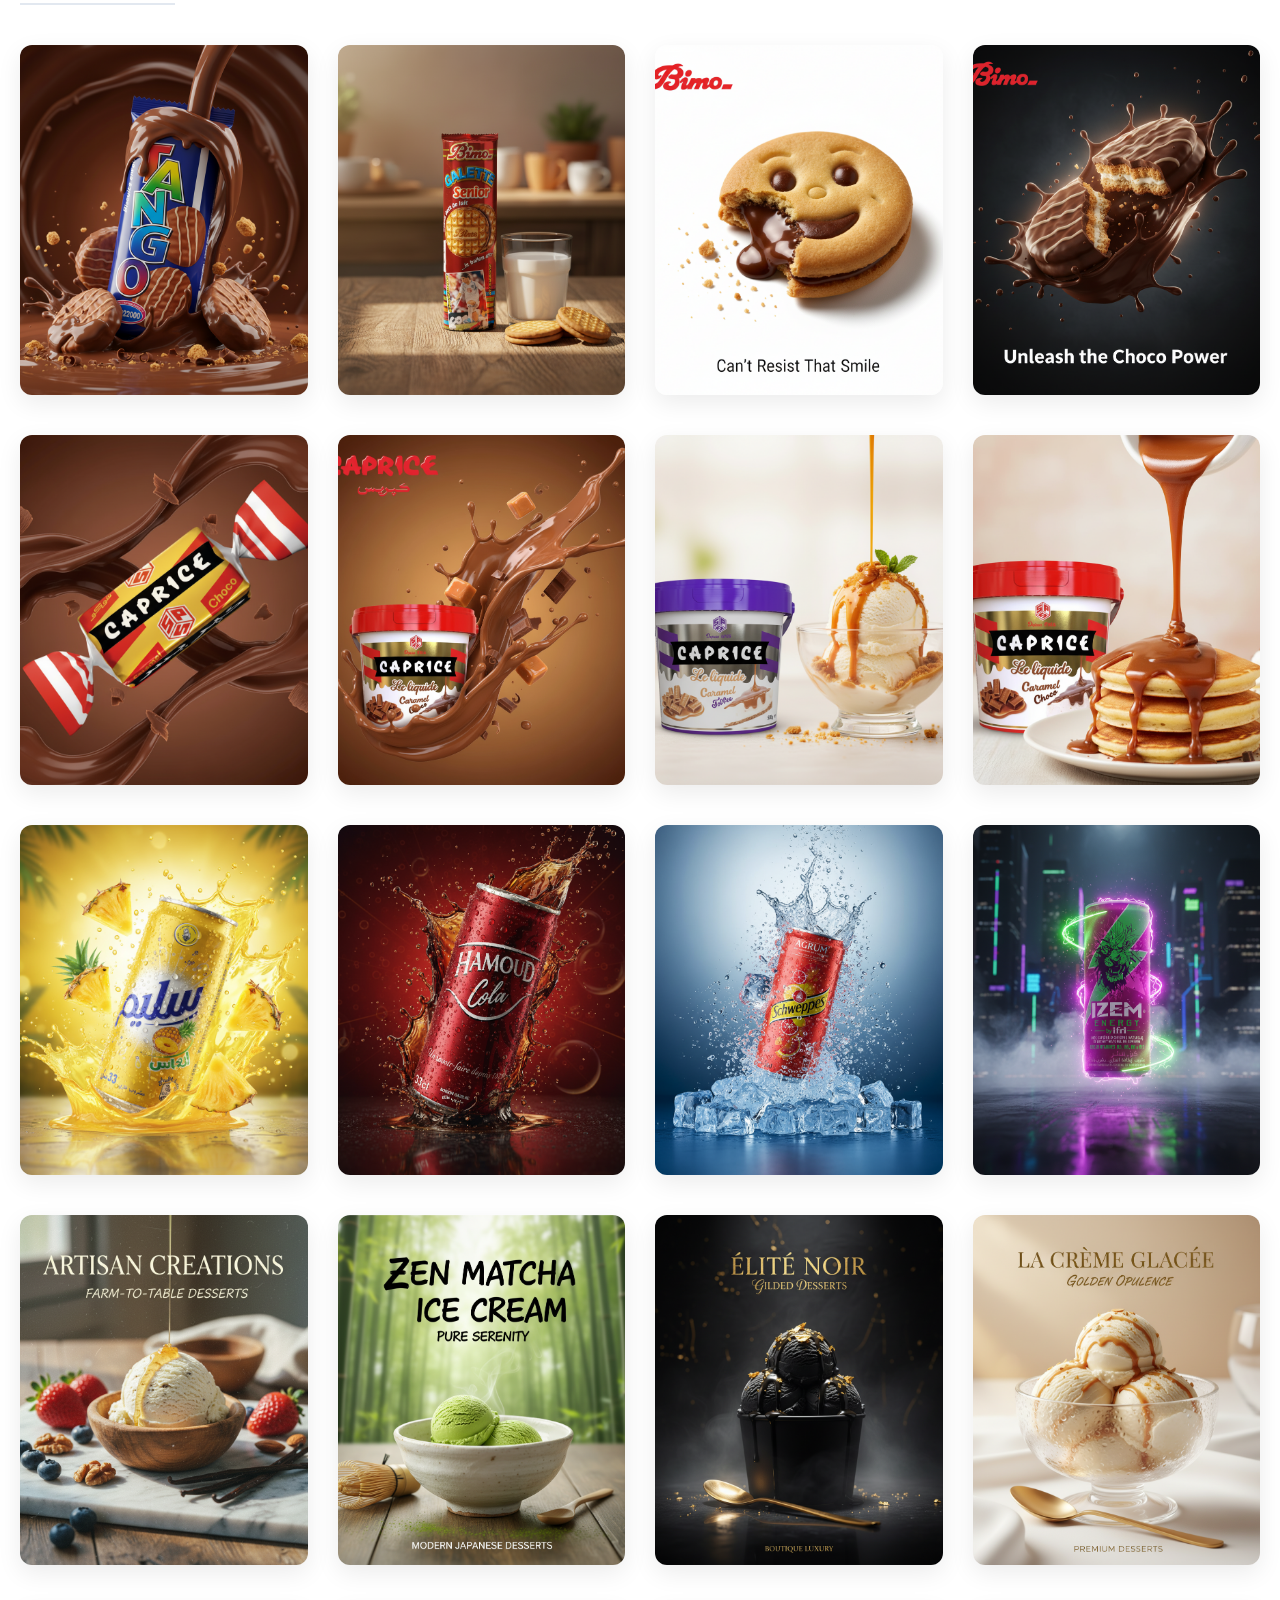
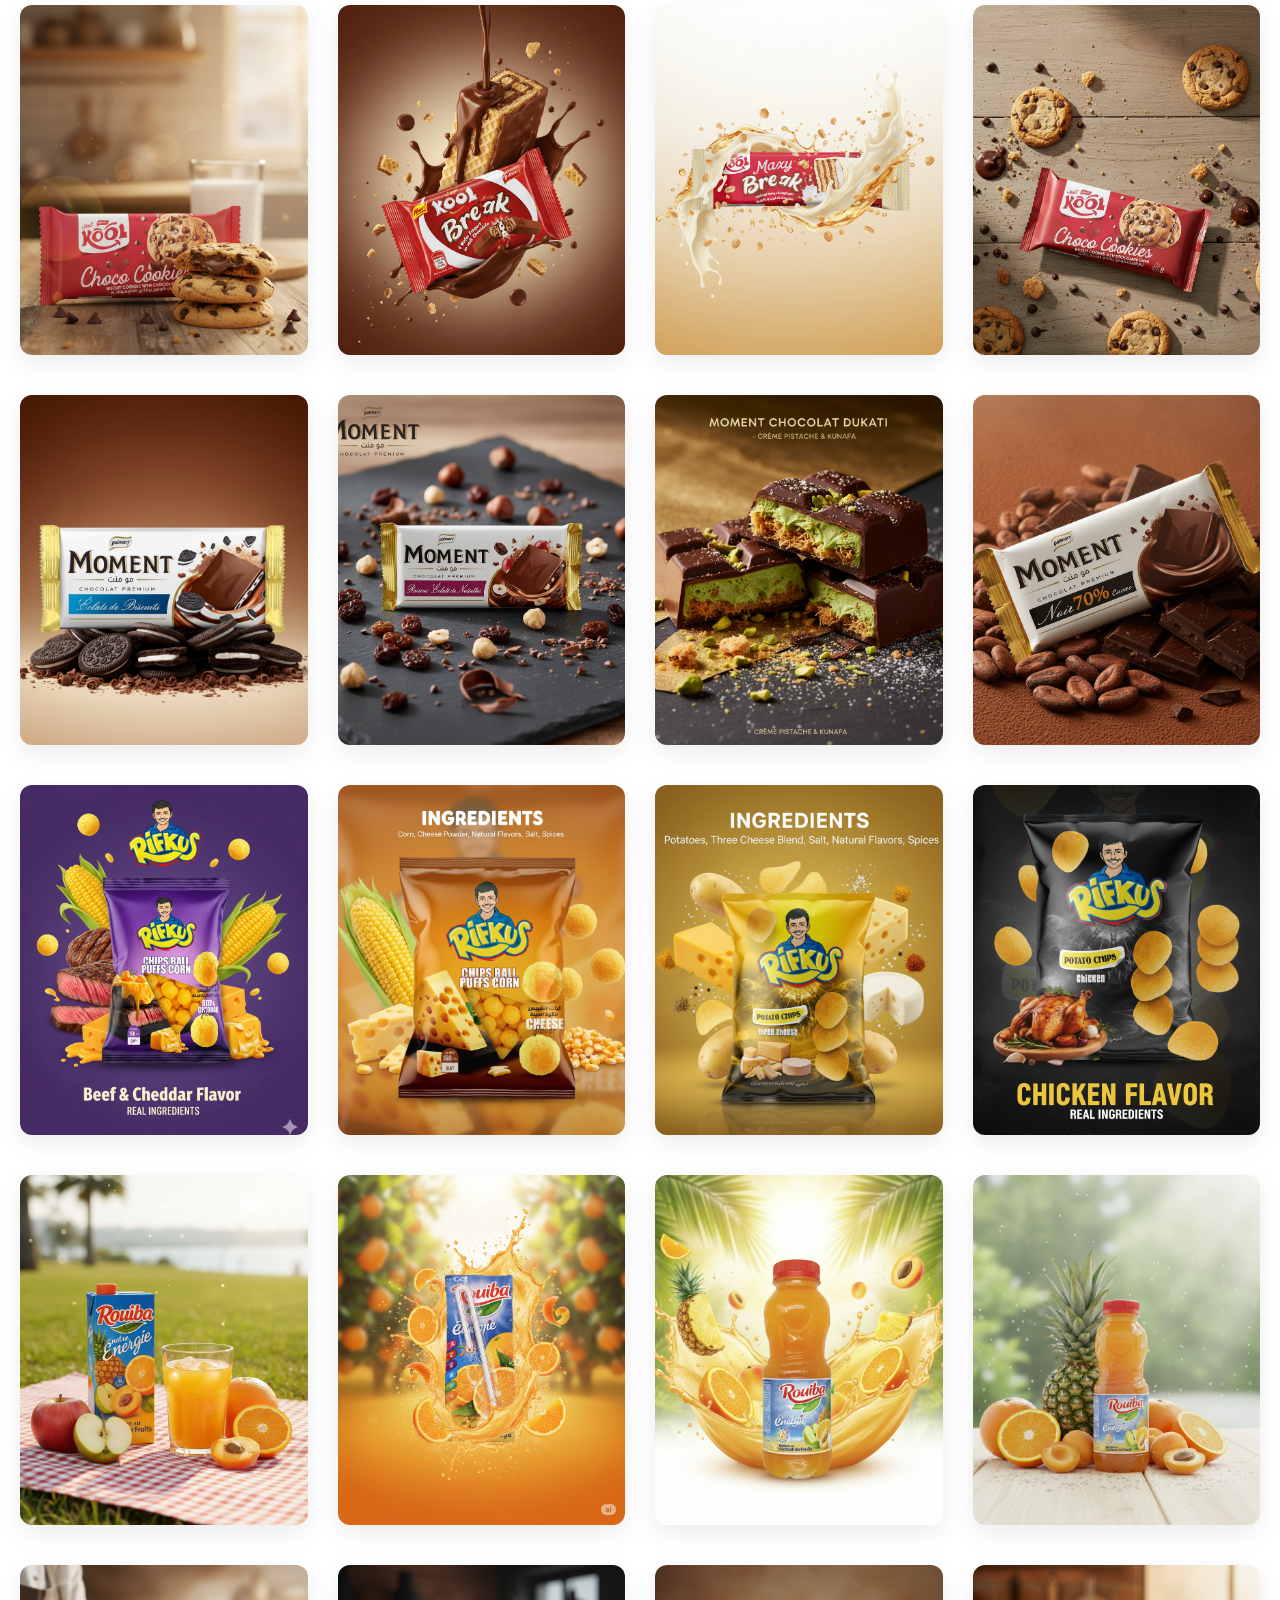
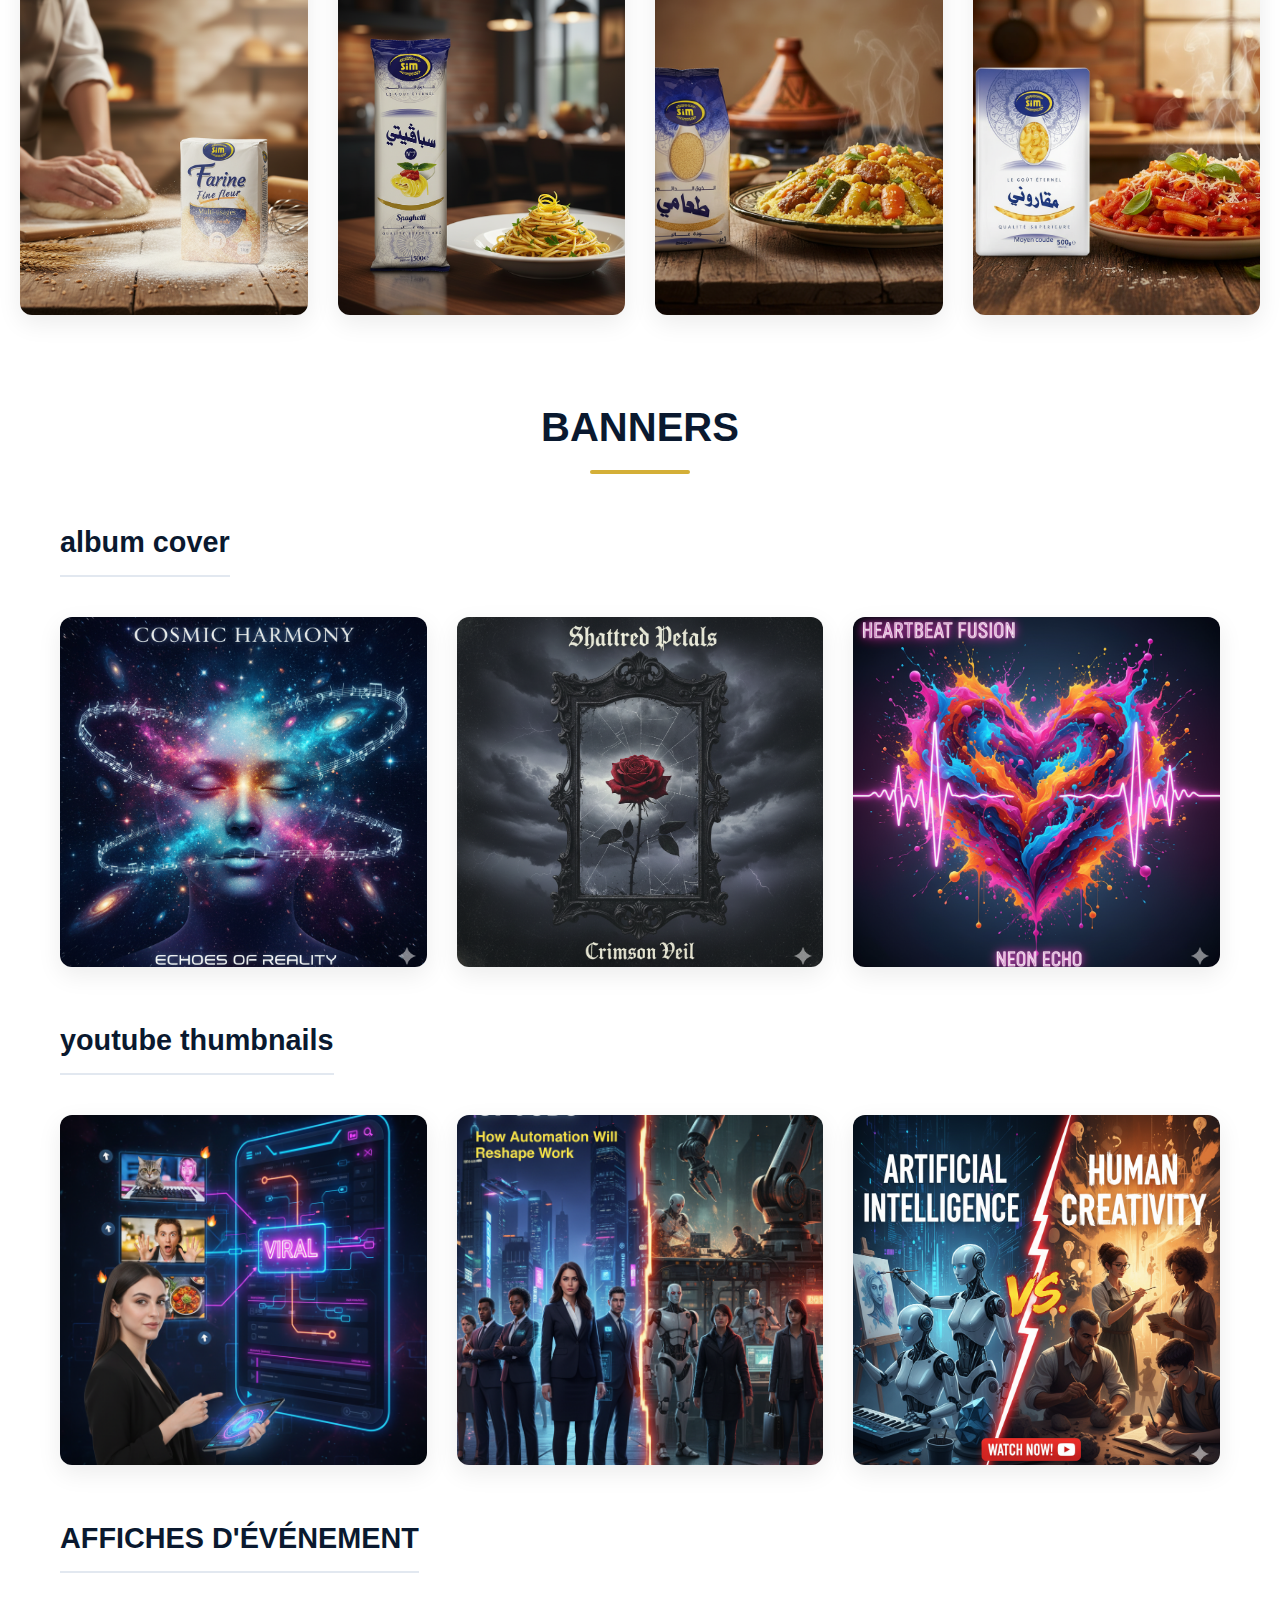
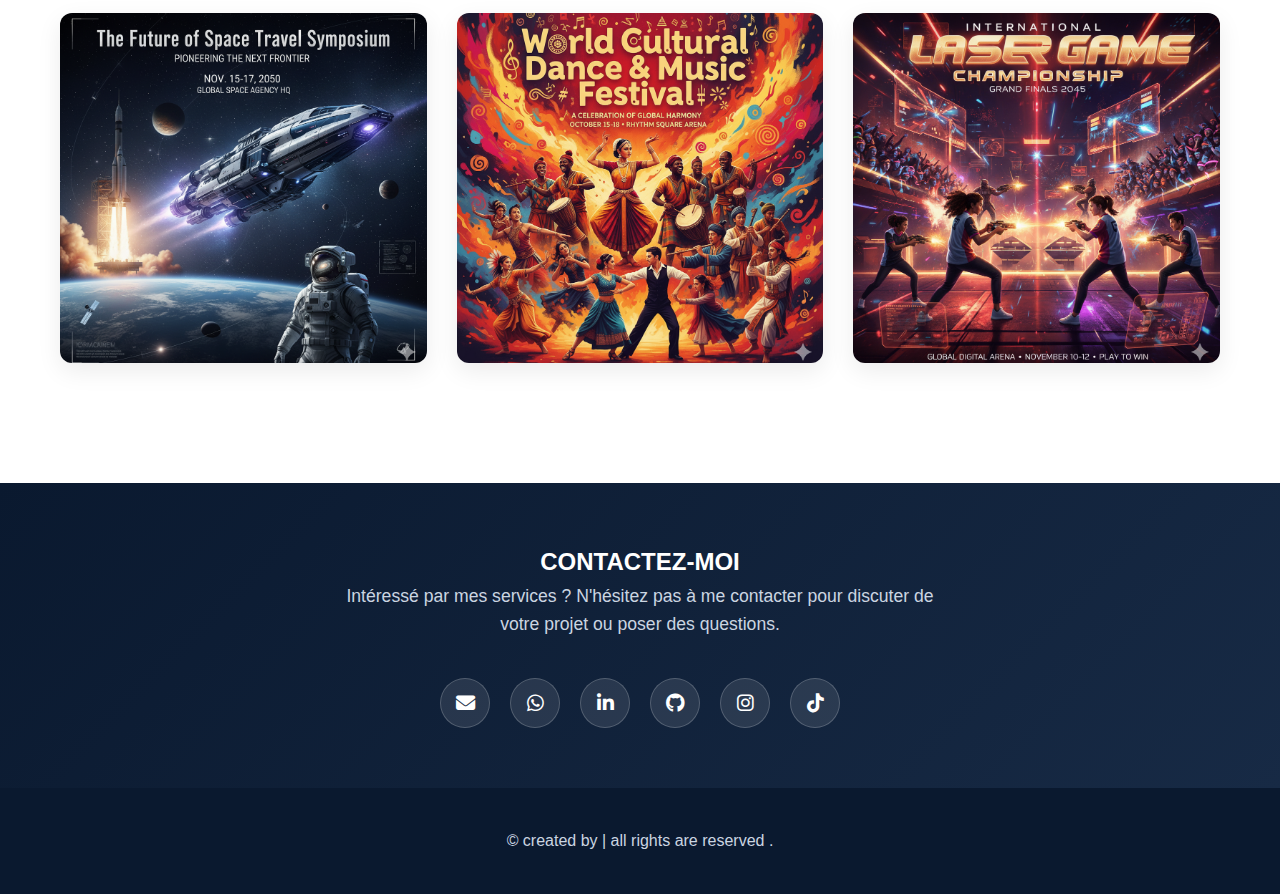
<file: work/design.html>
<!DOCTYPE html>
<html lang="fr">
<head>
    <meta charset="UTF-8">
    <meta name="viewport" content="width=device-width, initial-scale=1.0">
    <title>Portfolio - Design Graphique</title>
    <link rel="stylesheet" href="https://cdnjs.cloudflare.com/ajax/libs/font-awesome/6.4.0/css/all.min.css">
    <style>
        /* RESET */
        * {
            margin: 0;
            padding: 0;
            box-sizing: border-box;
        }

        html {
            scroll-behavior: smooth;
        }

        body {
            font-family: 'Poppins', 'Segoe UI', Tahoma, Geneva, Verdana, sans-serif;
            background-color: #f8f9fa;
            color: #333;
            line-height: 1.6;
            overflow-x: hidden;
        }

        /* HEADER */
        header {
            text-align: center;
            padding: 100px 20px 60px;
            background: linear-gradient(135deg, #0a192f, #172a45);
            color: white;
            position: relative;
            overflow: hidden;
        }

        header::after {
            content: "";
            position: absolute;
            bottom: 0;
            left: 50%;
            transform: translateX(-50%);
            width: 70%;
            height: 3px;
            background: linear-gradient(to right, transparent, #d4af37, transparent);
        }

        header h1 {
            font-size: 3.5rem;
            margin-bottom: 15px;
            letter-spacing: 1.5px;
            font-weight: 700;
        }

        header p {
            font-size: 1.2rem;
            opacity: 0.9;
            max-width: 800px;
            margin: 0 auto 20px;
            line-height: 1.8;
        }

        .tagline {
            margin-top: 20px;
            font-size: 1.1rem;
            color: #d4af37;
            font-weight: 500;
        }

        /* CONTAINER */
        .container {
            max-width: 1300px;
            margin: 0 auto;
            padding: 0 20px;
        }

        /* SECTIONS */
        section {
            padding: 60px 20px;
            background-color: #fff;
        }

        .section-title {
            text-align: center;
            color: #0a192f;
            font-size: 2.5rem;
            margin-bottom: 15px;
            position: relative;
            padding-bottom: 15px;
            font-weight: 700;
        }

        .section-title::after {
            content: '';
            position: absolute;
            bottom: 0;
            left: 50%;
            transform: translateX(-50%);
            width: 100px;
            height: 4px;
            background: #d4af37;
            border-radius: 2px;
        }

        .section-subtitle {
            text-align: center;
            color: #64748b;
            font-size: 1.2rem;
            max-width: 800px;
            margin: 0 auto 40px;
        }

        .section-description {
            text-align: center;
            color: #4b5563;
            max-width: 900px;
            margin: 0 auto 40px;
            line-height: 1.8;
            font-size: 1.1rem;
        }

        .highlight {
            color: #d4af37;
            font-weight: 600;
        }

        /* CATEGORY SECTIONS */
        .category-section {
            padding: 40px 0;
        }

        .category-title {
            font-size: 1.8rem;
            color: #0a192f;
            margin: 30px 0 20px;
            padding-bottom: 10px;
            border-bottom: 2px solid #e2e8f0;
            display: inline-block;
        }

        /* GRID CARDS */
        .cards-container {
            display: grid;
            grid-template-columns: repeat(auto-fill, minmax(280px, 1fr));
            gap: 30px;
            padding: 20px 0;
        }

        .card {
            background: #fff;
            border-radius: 12px;
            overflow: hidden;
            box-shadow: 0 8px 25px rgba(0, 0, 0, 0.08);
            transition: all 0.4s ease;
            position: relative;
            height: 350px;
        }

        .card:hover {
            transform: translateY(-10px);
            box-shadow: 0 15px 40px rgba(0, 0, 0, 0.15);
        }

        .card-img {
            width: 100%;
            height: 100%;
            overflow: hidden;
        }

        .card-img img {
            width: 100%;
            height: 100%;
            object-fit: cover;
            transition: transform 0.5s ease;
        }

        .card:hover .card-img img {
            transform: scale(1.05);
        }

        .card-info {
            padding: 15px;
            height: 25%;
            display: flex;
            align-items: center;
        }

        .card-info p {
            color: #0a192f;
            font-weight: 600;
            font-size: 1rem;
            margin: 0;
            text-align: center;
            width: 100%;
        }
.contact {
      background: linear-gradient(135deg, #0a192f, #172a45);
      color: white;
      text-align: center;
    }

    .contact h2 {
      color: white;
    }

    .contact h2::after {
      background: #d4af37;
    }

    .contact p {
      max-width: 600px;
      margin: 0 auto 40px;
      font-size: 1.1rem;
      color: #cbd5e1;
    }

    .social-links {
      display: flex;
      justify-content: center;
      flex-wrap: wrap;
      gap: 20px;
      margin-top: 30px;
    }

    .social-btn {
      display: flex;
      align-items: center;
      justify-content: center;
      width: 50px;
      height: 50px;
      border-radius: 50%;
      background: rgba(255, 255, 255, 0.1);
      color: white;
      font-size: 1.2rem;
      text-decoration: none;
      transition: all 0.3s ease;
      border: 1px solid rgba(255, 255, 255, 0.2);
    }

    .social-btn:hover {
      background: #d4af37;
      transform: translateY(-5px);
      box-shadow: 0 5px 15px rgba(212, 175, 55, 0.4);
    }
        /* FOOTER */
        footer {
            background: #0a192f;
            color: #cbd5e1;
            padding: 40px 20px;
            text-align: center;
        }

        .footer-content {
            max-width: 1300px;
            margin: 0 auto;
        }

        .contact-info {
            display: flex;
            justify-content: center;
            gap: 30px;
            margin: 20px 0;
            flex-wrap: wrap;
        }

        .contact-item {
            display: flex;
            align-items: center;
            gap: 10px;
        }

        .contact-item i {
            color: #d4af37;
            font-size: 1.2rem;
        }

        .copyright {
            margin-top: 20px;
            padding-top: 20px;
            border-top: 1px solid #2d3748;
            font-size: 0.9rem;
        }

        /* ANIMATION */
        @keyframes fadeInUp {
            from { opacity: 0; transform: translateY(30px); }
            to { opacity: 1; transform: translateY(0); }
        }

        .card {
            animation: fadeInUp 0.6s ease forwards;
        }

        .card:nth-child(2) { animation-delay: 0.1s; }
        .card:nth-child(3) { animation-delay: 0.2s; }
        .card:nth-child(4) { animation-delay: 0.3s; }
        .card:nth-child(5) { animation-delay: 0.4s; }
        .card:nth-child(6) { animation-delay: 0.5s; }
        .card:nth-child(7) { animation-delay: 0.6s; }
        .card:nth-child(8) { animation-delay: 0.7s; }

        /* RESPONSIVE */
        @media (max-width: 900px) {
            .cards-container {
                grid-template-columns: repeat(auto-fill, minmax(250px, 1fr));
                gap: 25px;
            }
            
            header h1 {
                font-size: 2.8rem;
            }
            
            .section-title {
                font-size: 2.2rem;
            }
        }

        @media (max-width: 600px) {
            header {
                padding: 80px 15px 50px;
            }
            
            header h1 {
                font-size: 2.2rem;
            }
            
            .section-title {
                font-size: 1.8rem;
            }
            
            .cards-container {
                grid-template-columns: 1fr;
                gap: 20px;
            }
        }
    </style>
</head>
<body>
    <header>
        <div class="container">
            <h1>DESIGN GRAPHIQUE</h1>
            <p>I use my creativity and prompting skills to create unique, modern and elegant designs</p>
            <p class="tagline"><i class="fas fa-paint-brush"></i> Creative design with <span class="highlight">IA</span> | <i class="fas fa-bolt"></i> SPEED and <span class="highlight">efficiency</span> | <i class="fas fa-lightbulb"></i> <span class="highlight">Technological </span> innovation</p>
        </div>
    </header>

    <main>
        <!-- Section 1: LOGO -->
        <section id="logo">
            <div class="container">
                <h2 class="section-title">LOGOS</h2>
                <p class="section-description">Creating professional logos with the help of <span class="highlight">IA</span> to offer <span class="highlight">speed, creativity</span> and <span class="highlight">efficiency</span> in terms of costs. AI-powered design tools can instantly generate multiple unique logo concepts tailored to your brand identity.</p>
                
                <div class="cards-container">
                    <div class="card">
                        <div class="card-img">
                            <img src="../image/logo/logo1.png" alt="Logo Luxueux">
                        </div>
                        <div class="card-info">
                            <p>Luxury Logo for Clothing Brand</p>
                        </div>
                    </div>
                    <div class="card">
                        <div class="card-img">
                            <img src="../image/logo/logo2.png" alt="Logo Moderne">
                        </div>
                        <div class="card-info">
                            <p>Modern Logo for Technology Startup</p>
                        </div>
                    </div>
                    <div class="card">
                        <div class="card-img">
                            <img src="../image/logo/logo3.png" alt="Logo Desktop">
                        </div>
                        <div class="card-info">
                            <p>Logo for AI company</p>
                        </div>
                    </div>
                    <div class="card">
                        <div class="card-img">
                            <img src="../image/logo/logo4.png" alt="Logo Luxueux Vêtements">
                        </div>
                        <div class="card-info">
                            <p>Luxurious Logo for Clothing Store</p>
                        </div>
                    </div>
                    
                </div>
            </div>
        </section>

        <!-- Section 2: PUB / CRÉATIFS -->
        <section id="pub" class="category-section">
            <div class="container">
                <h2 class="section-title">ADS & CREATIVES</h2>
                <p class="section-description">Creating ads and creative content with AI to deliver <span class="highlight">attractive designs</span>, une <span class="highlight">adaptabilité</span> aux différents publics et une <span class="highlight">cohérence</span> dans les campagnes.</p>
                <p class="section-subtitle">product <span class="highlight">+</span>  Professionnal prompt <span class="highlight">=</span> <span class="highlight">Unlimited Creativity</span></p>
                
                <h3 class="category-title">ACCESSORIES</h3>
                <div class="cards-container">
                    <div class="card">
                        <div class="card-img">
                            <img src="../image/watch/watch1.png" alt="Montre 1">
                        </div>
                        <div class="card-info">
                        </div>
                    </div>
                      <div class="card">
                        <div class="card-img">
                            <img src="../image/watch/watch2.png" alt="Montre 1">
                        </div>
                        <div class="card-info">
                        </div>
                    </div>
                       <div class="card">
                        <div class="card-img">
                            <img src="../image/watch/watch3.png" alt="Montre 1">
                        </div>
                        <div class="card-info">
                        </div>
                    </div>
                       <div class="card">
                        <div class="card-img">
                            <img src="../image/watch/watch5.png" alt="Montre 1">
                        </div>
                        <div class="card-info">
                        </div>
                    </div>
                </div>

                <h3 class="category-title">UGC CONTENT</h3>
                <p class="section-subtitle">Producing authentic, user-style content that resonates with audiences</p>
                <div class="cards-container">
                       <div class="card">
                        <div class="card-img">
                            <img src="../image/bag/bag2.png" alt="Montre 1">
                        </div>
                        <div class="card-info">
                        </div>
                    </div>
                       <div class="card">
                        <div class="card-img">
                            <img src="../image/bag/bag3.png" alt="Montre 1">
                        </div>
                        <div class="card-info">
                        </div>
                    </div>
                       <div class="card">
                        <div class="card-img">
                            <img src="../image/bag/bag4.png" alt="Montre 1">
                        </div>
                        <div class="card-info">
                        </div>
                    </div>
                       <div class="card">
                        <div class="card-img">
                            <img src="../image/bag/bag5.png" alt="Montre 1">
                        </div>
                        <div class="card-info">
                        </div>
                    </div>
                </div>

                <h3 class="category-title">ILLUSTRATIONS</h3>
                <div class="cards-container">
                       <div class="card">
                        <div class="card-img">
                            <img src="../image/pc/pc1.png" alt="Montre 1">
                        </div>
                        <div class="card-info">
                        </div>
                    </div>
                       <div class="card">
                        <div class="card-img">
                            <img src="../image/pc/pc2.png" alt="Montre 1">
                        </div>
                        <div class="card-info">
                        </div>
                    </div>
                       <div class="card">
                        <div class="card-img">
                            <img src="../image/pc/pc3.png" alt="Montre 1">
                        </div>
                        <div class="card-info">
                        </div>
                    </div>
                    <div class="card">
                        <div class="card-img">
                            <img src="../image/pc/pc4.png" alt="Montre 1">
                        </div>
                        <div class="card-info">
                        </div>
                    </div>
                </div>

                <h3 class="category-title">COSMETICS</h3>
                <div class="cards-container">
                     <div class="card">
                        <div class="card-img">
                            <img src="../image/clear/clear1.png" alt="Montre 1">
                        </div>
                        <div class="card-info">
                        </div>
                    </div>
                     <div class="card">
                        <div class="card-img">
                            <img src="../image/clear/clear2.png" alt="Montre 1">
                        </div>
                        <div class="card-info">
                        </div>
                    </div>
                     <div class="card">
                        <div class="card-img">
                            <img src="../image/clear/clear3.png" alt="Montre 1">
                        </div>
                        <div class="card-info">
                        </div>
                    </div>
                     <div class="card">
                        <div class="card-img">
                            <img src="../image/clear/clear4.png" alt="Montre 1">
                        </div>
                        <div class="card-info">
                        </div>
                    </div>
                </div>
                <div class="cards-container">
                     <div class="card">
                        <div class="card-img">
                            <img src="../image/shampoo/shampoo1.png" alt="Montre 1">
                        </div>
                        <div class="card-info">
                        </div>
                    </div>
                     <div class="card">
                        <div class="card-img">
                            <img src="../image/shampoo/shampoo2.png" alt="Montre 1">
                        </div>
                        <div class="card-info">
                        </div>
                    </div>
                     <div class="card">
                        <div class="card-img">
                            <img src="../image/shampoo/shampoo3.png" alt="Montre 1">
                        </div>
                        <div class="card-info">
                        </div>
                    </div>
                     <div class="card">
                        <div class="card-img">
                            <img src="../image/shampoo/shampoo5.png" alt="Montre 1">
                        </div>
                        <div class="card-info">
                        </div>
                    </div>
                </div>

                <h3 class="category-title">HAIR MASKS</h3>
                 <div class="cards-container">
                     <div class="card">
                        <div class="card-img">
                            <img src="../image/hairmask/hairmask1.png" alt="Montre 1">
                        </div>
                        <div class="card-info">
                        </div>
                    </div>
                     <div class="card">
                        <div class="card-img">
                            <img src="../image/hairmask/hairmask5.png" alt="Montre 1">
                        </div>
                        <div class="card-info">
                        </div>
                    </div>
                     <div class="card">
                        <div class="card-img">
                            <img src="../image/hairmask/hairmask3.png" alt="Montre 1">
                        </div>
                        <div class="card-info">
                        </div>
                    </div>
                     <div class="card">
                        <div class="card-img">
                            <img src="../image/hairmask/hairmask4.png" alt="Montre 1">
                        </div>
                        <div class="card-info">
                        </div>
                    </div>
                </div>
                <h3 class="category-title">BRANDING</h3>
                 <div class="cards-container">
                     <div class="card">
                        <div class="card-img">
                            <img src="../image/BIMO/Gemini_Generated_Image_j5sew5j5sew5j5se.png" alt="Montre 1">
                        </div>
                        <div class="card-info">
                        </div>
                    </div>
                     <div class="card">
                        <div class="card-img">
                            <img src="../image/BIMO/Gemini_Generated_Image_nb81a0nb81a0nb81.png" alt="Montre 1">
                        </div>
                        <div class="card-info">
                        </div>
                    </div>
                     <div class="card">
                        <div class="card-img">
                            <img src="../image/BIMO/Gemini_Generated_Image_oadfe3oadfe3oadf.png" alt="Montre 1">
                        </div>
                        <div class="card-info">
                        </div>
                    </div>
                     <div class="card">
                        <div class="card-img">
                            <img src="../image/BIMO/Gemini_Generated_Image_w9hq0zw9hq0zw9hq.png" alt="Montre 1">
                        </div>
                        <div class="card-info">
                        </div>
                    </div>
                </div>
                 <div class="cards-container">
                     <div class="card">
                        <div class="card-img">
                            <img src="../image/caprise/Gemini_Generated_Image_wkp548wkp548wkp5.png" alt="Montre 1">
                        </div>
                        <div class="card-info">
                        </div>
                    </div>
                     <div class="card">
                        <div class="card-img">
                            <img src="../image/caprise/Gemini_Generated_Image_civwxacivwxacivw.png" alt="Montre 1">
                        </div>
                        <div class="card-info">
                        </div>
                    </div>
                     <div class="card">
                        <div class="card-img">
                            <img src="../image/caprise/Gemini_Generated_Image_hh8ebshh8ebshh8e.png" alt="Montre 1">
                        </div>
                        <div class="card-info">
                        </div>
                    </div>
                     <div class="card">
                        <div class="card-img">
                            <img src="../image/caprise/Gemini_Generated_Image_mjzmrsmjzmrsmjzm.png" alt="Montre 1">
                        </div>
                        <div class="card-info">
                        </div>
                    </div>
                </div>
                 <div class="cards-container">
                     <div class="card">
                        <div class="card-img">
                            <img src="../image/hamoud/Gemini_Generated_Image_cgp1f6cgp1f6cgp1.png" alt="Montre 1">
                        </div>
                        <div class="card-info">
                        </div>
                    </div>
                     <div class="card">
                        <div class="card-img">
                            <img src="../image/hamoud/Gemini_Generated_Image_w9kcqtw9kcqtw9kc.png" alt="Montre 1">
                        </div>
                        <div class="card-info">
                        </div>
                    </div>
                     <div class="card">
                        <div class="card-img">
                            <img src="../image/hamoud/hamoud2.png" alt="Montre 1">
                        </div>
                        <div class="card-info">
                        </div>
                    </div>
                     <div class="card">
                        <div class="card-img">
                            <img src="../image/hamoud/hamoud4.png" alt="Montre 1">
                        </div>
                        <div class="card-info">
                        </div>
                    </div>
                </div>
                 <div class="cards-container">
                     <div class="card">
                        <div class="card-img">
                            <img src="../image/icecream/ice5.png" alt="Montre 1">
                        </div>
                        <div class="card-info">
                        </div>
                    </div>
                     <div class="card">
                        <div class="card-img">
                            <img src="../image/icecream/ice2.png" alt="Montre 1">
                        </div>
                        <div class="card-info">
                        </div>
                    </div>
                     <div class="card">
                        <div class="card-img">
                            <img src="../image/icecream/ice3.png" alt="Montre 1">
                        </div>
                        <div class="card-info">
                        </div>
                    </div>
                     <div class="card">
                        <div class="card-img">
                            <img src="../image/icecream/ice4.png" alt="Montre 1">
                        </div>
                        <div class="card-info">
                        </div>
                    </div>
                </div>
                 <div class="cards-container">
                     <div class="card">
                        <div class="card-img">
                            <img src="../image/kool break/Gemini_Generated_Image_86dnk586dnk586dn.png" alt="Montre 1">
                        </div>
                        <div class="card-info">
                        </div>
                    </div>
                     <div class="card">
                        <div class="card-img">
                            <img src="../image/kool break/Gemini_Generated_Image_wwk1rywwk1rywwk1.png" alt="Montre 1">
                        </div>
                        <div class="card-info">
                        </div>
                    </div>
                     <div class="card">
                        <div class="card-img">
                            <img src="../image/kool break/Gemini_Generated_Image_g23cpeg23cpeg23c.png" alt="Montre 1">
                        </div>
                        <div class="card-info">
                        </div>
                    </div>
                     <div class="card">
                        <div class="card-img">
                            <img src="../image/kool break/Gemini_Generated_Image_v6u2bv6u2bv6u2bv.png" alt="Montre 1">
                        </div>
                        <div class="card-info">
                        </div>
                    </div>
                </div>
                 <div class="cards-container">
                     <div class="card">
                        <div class="card-img">
                            <img src="../image/MOMENT/Gemini_Generated_Image_1xf71k1xf71k1xf7.png" alt="Montre 1">
                        </div>
                        <div class="card-info">
                        </div>
                    </div>
                     <div class="card">
                        <div class="card-img">
                            <img src="../image/MOMENT/Gemini_Generated_Image_56ddvn56ddvn56dd.png" alt="Montre 1">
                        </div>
                        <div class="card-info">
                        </div>
                    </div>
                     <div class="card">
                        <div class="card-img">
                            <img src="../image/MOMENT/Gemini_Generated_Image_5y66s5y66s5y66s5.png" alt="Montre 1">
                        </div>
                        <div class="card-info">
                        </div>
                    </div>
                     <div class="card">
                        <div class="card-img">
                            <img src="../image/MOMENT/Gemini_Generated_Image_urbdpturbdpturbd.png" alt="Montre 1">
                        </div>
                        <div class="card-info">
                        </div>
                    </div>
                </div>
                 <div class="cards-container">
                     <div class="card">
                        <div class="card-img">
                            <img src="../image/rifkus/rifkus1.png" alt="Montre 1">
                        </div>
                        <div class="card-info">
                        </div>
                    </div>
                     <div class="card">
                        <div class="card-img">
                            <img src="../image/rifkus/rifkus2.png" alt="Montre 1">
                        </div>
                        <div class="card-info">
                        </div>
                    </div>
                     <div class="card">
                        <div class="card-img">
                            <img src="../image/rifkus/rifkus5.png" alt="Montre 1">
                        </div>
                        <div class="card-info">
                        </div>
                    </div>
                     <div class="card">
                        <div class="card-img">
                            <img src="../image/rifkus/rifkus4.png" alt="Montre 1">
                        </div>
                        <div class="card-info">
                        </div>
                    </div>
                </div>
                 <div class="cards-container">
                     <div class="card">
                        <div class="card-img">
                            <img src="../image/rouiba/Gemini_Generated_Image_c9ic40c9ic40c9ic.png" alt="Montre 1">
                        </div>
                        <div class="card-info">
                        </div>
                    </div>
                     <div class="card">
                        <div class="card-img">
                            <img src="../image/rouiba/Gemini_Generated_Image_ici285ici285ici2.png" alt="Montre 1">
                        </div>
                        <div class="card-info">
                        </div>
                    </div>
                     <div class="card">
                        <div class="card-img">
                            <img src="../image/rouiba/Gemini_Generated_Image_t4l1ymt4l1ymt4l1.png" alt="Montre 1">
                        </div>
                        <div class="card-info">
                        </div>
                    </div>
                     <div class="card">
                        <div class="card-img">
                            <img src="../image/rouiba/Gemini_Generated_Image_ywvatoywvatoywva.png" alt="Montre 1">
                        </div>
                        <div class="card-info">
                        </div>
                    </div>
                </div>
                 <div class="cards-container">
                     <div class="card">
                        <div class="card-img">
                            <img src="../image/sim/Gemini_Generated_Image_4ha4as4ha4as4ha4.png" alt="Montre 1">
                        </div>
                        <div class="card-info">
                        </div>
                    </div>
                     <div class="card">
                        <div class="card-img">
                            <img src="../image/sim/Gemini_Generated_Image_72uskx72uskx72us.png" alt="Montre 1">
                        </div>
                        <div class="card-info">
                        </div>
                    </div>
                     <div class="card">
                        <div class="card-img">
                            <img src="../image/sim/Gemini_Generated_Image_7l0kfn7l0kfn7l0k.png" alt="Montre 1">
                        </div>
                        <div class="card-info">
                        </div>
                    </div>
                     <div class="card">
                        <div class="card-img">
                            <img src="../image/sim/Gemini_Generated_Image_yyghpsyyghpsyygh.png" alt="Montre 1">
                        </div>
                        <div class="card-info">
                        </div>
                    </div>
                </div>

        <!-- Section 3: BANNERS -->
        <section id="banners">
            <div class="container">
                <h2 class="section-title">BANNERS</h2>
          <h3 class="category-title">album cover</h3>
                 <div class="cards-container">
                     <div class="card">
                        <div class="card-img">
                            <img src="../image/album/album2.png" alt="Montre 1">
                        </div>
                        <div class="card-info">
                        </div>
                    </div>
                     <div class="card">
                        <div class="card-img">
                            <img src="../image/album/album5.png" alt="Montre 1">
                        </div>
                        <div class="card-info">
                        </div>
                    </div>
                     <div class="card">
                        <div class="card-img">
                            <img src="../image/album/album4.png" alt="Montre 1">
                        </div>
                        <div class="card-info">
                        </div>
                    </div>
                </div>

                <h3 class="category-title">youtube thumbnails</h3>
                 <div class="cards-container">
                     <div class="card">
                        <div class="card-img">
                            <img src="../image/youtube/youtube2.png" alt="Montre 1">
                        </div>
                        <div class="card-info">
                        </div>
                    </div>
                     <div class="card">
                        <div class="card-img">
                            <img src="../image/youtube/youtube3.png" alt="Montre 1">
                        </div>
                        <div class="card-info">
                        </div>
                    </div>
                     <div class="card">
                        <div class="card-img">
                            <img src="../image/youtube/youtube4.png" alt="Montre 1">
                        </div>
                        <div class="card-info">
                        </div>
                    </div>
                </div>

                <h3 class="category-title">AFFICHES D'ÉVÉNEMENT</h3>
                <div class="cards-container">
                    <div class="card">
                        <div class="card-img">
                            <img src="../image/event/event1.png" alt="Event 1">
                        </div>
                        <div class="card-info">
                            <p>Affiche Événement 1</p>
                        </div>
                    </div>
                    <div class="card">
                        <div class="card-img">
                            <img src="../image/event/event2.png" alt="Event 2">
                        </div>
                        <div class="card-info">
                            <p>Affiche Événement 2</p>
                        </div>
                    </div>
                    <div class="card">
                        <div class="card-img">
                            <img src="../image/event/event3.png" alt="Event 3">
                        </div>
                        <div class="card-info">
                            <p>Affiche Événement 3</p>
                        </div>
                    </div>
                </div>
            </div>
        </section>
    </main>

    <section id="contact" class="contact">
    <div class="container">
      <h2>CONTACTEZ-MOI</h2>
      <p>Intéressé par mes services ? N'hésitez pas à me contacter pour discuter de votre projet ou poser des questions.</p>
      <div class="social-links">
        <a href="mailto:maghnemkhaled@gmail.com" class="social-btn" title="Email">
          <i class="fas fa-envelope"></i>
        </a>
        <a href="https://wa.me/+213659350117" target="_blank" class="social-btn" title="WhatsApp">
          <i class="fab fa-whatsapp"></i>
        </a>
        <a href="https://linkedin.com/in/khaledmaghnem" target="_blank" class="social-btn" title="LinkedIn">
          <i class="fab fa-linkedin-in"></i>
        </a>
        <a href="https://github.com/maghnemkhaled-17" target="_blank" class="social-btn" title="GitHub">
          <i class="fab fa-github"></i>
        </a>
        <a href="https://instagram.com/khaledmaghnem" target="_blank" class="social-btn" title="Instagram">
          <i class="fab fa-instagram"></i>
        </a>
        <a href="https://tiktok.com/@khaledmaghnem" target="_blank" class="social-btn" title="TikTok">
          <i class="fab fa-tiktok"></i>
        </a>
      </div>
    </div>
  </section>

  <!-- Footer -->
  <footer>
    <div class="container">
      <p>&copy; created by  |  all rights are reserved .</p>
    </div>
  </footer>
</body>
</html>
</file>
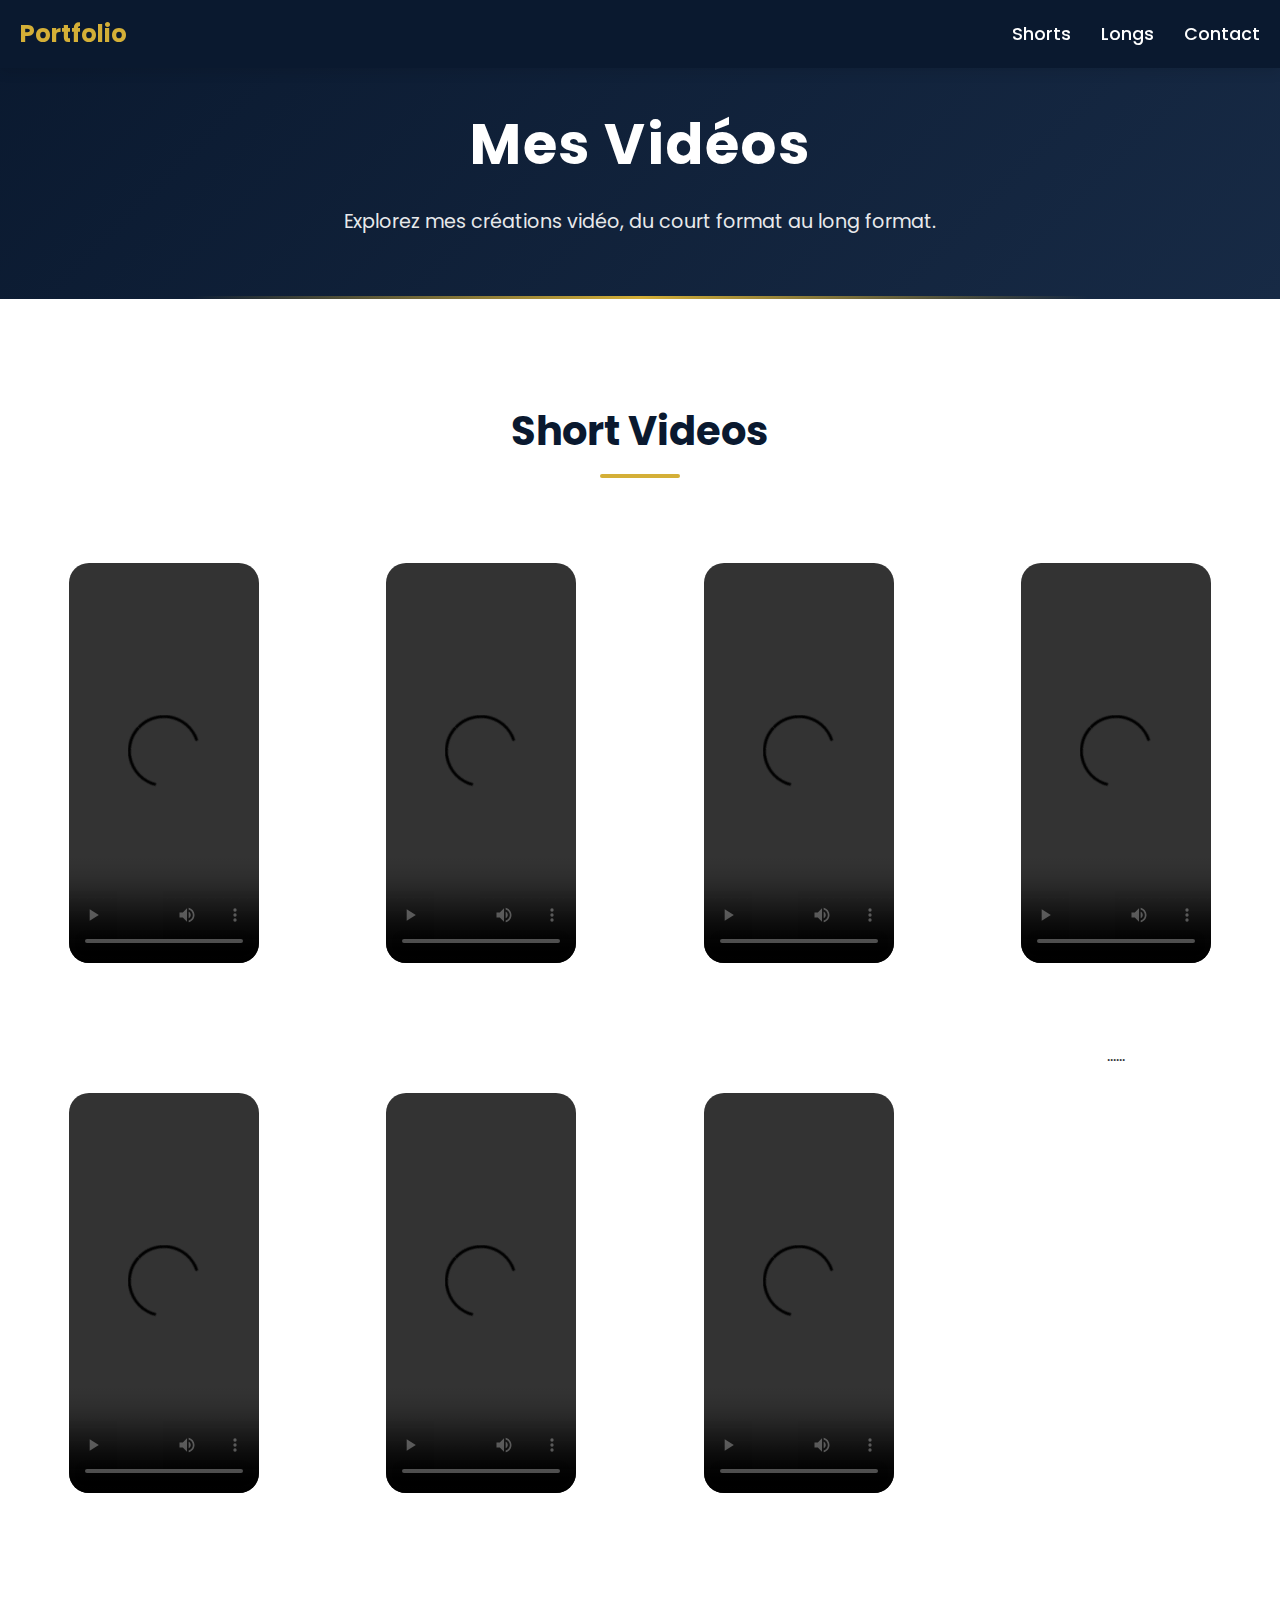
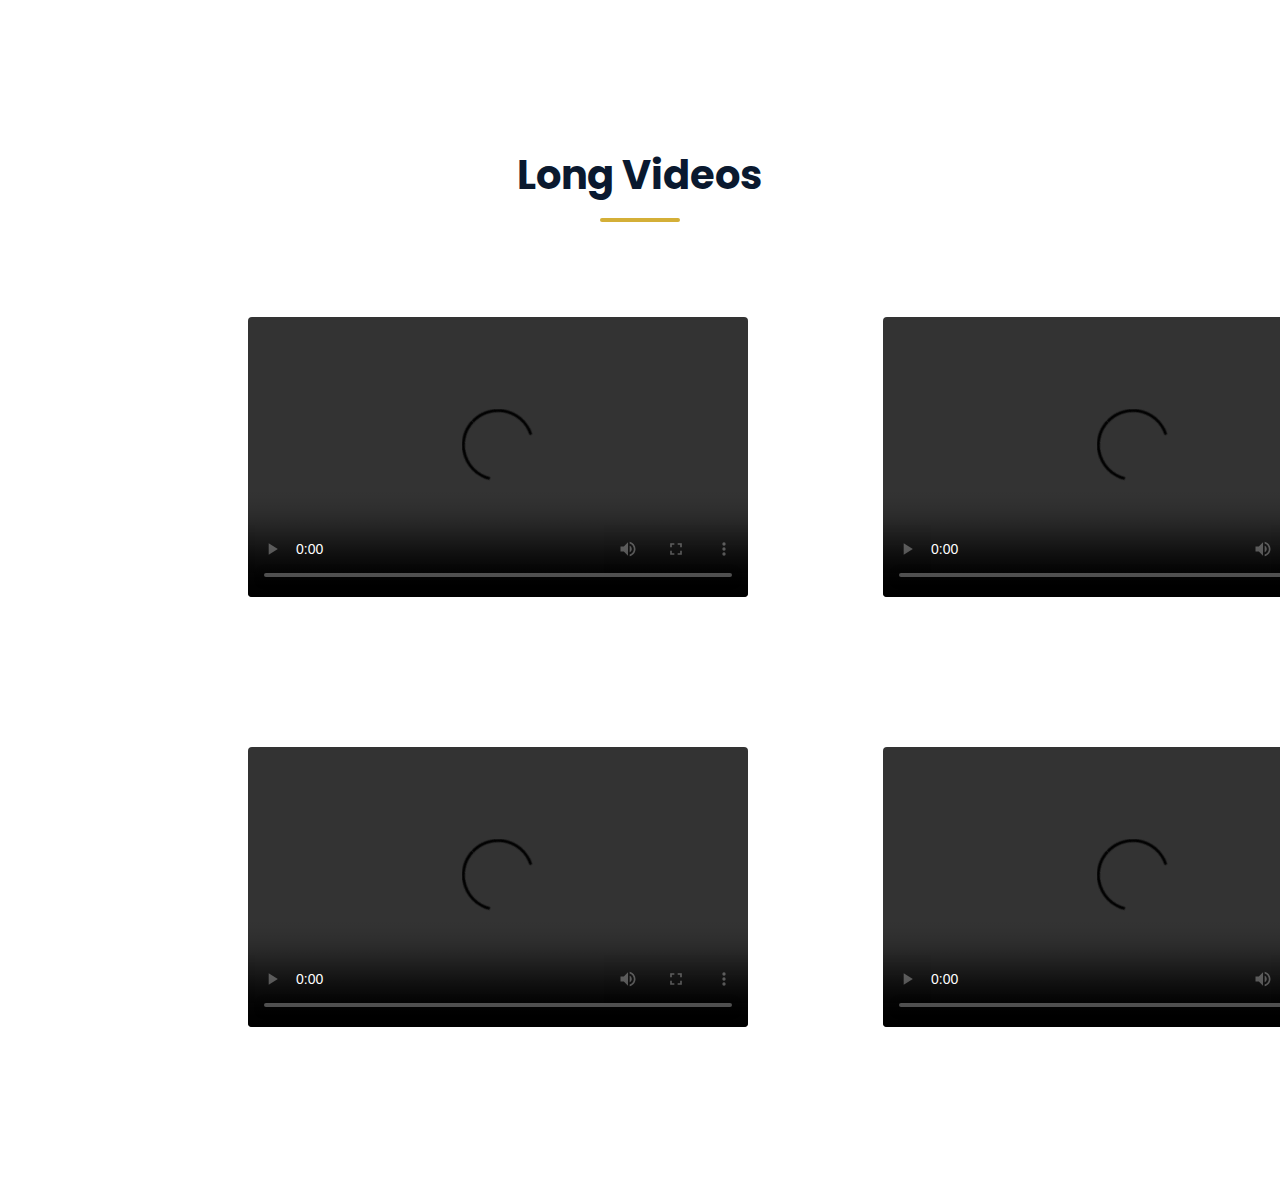
<file: work/video.html>
<!DOCTYPE html>
<html lang="fr">
<head>
  <meta charset="UTF-8">
  <title>Mon Portfolio Vidéo</title>
  <link href="https://fonts.googleapis.com/css2?family=Poppins:wght@400;500;600;700&display=swap" rel="stylesheet">
  <style>
    * {
      margin: 0;
      padding: 0;
      box-sizing: border-box;
    }

    body {
      font-family: 'Poppins', sans-serif;
      line-height: 1.6;
      color: #333;
      overflow-x: hidden;
    }

    /* HEADER */
    header {
      text-align: center;
      padding: 100px 20px 60px;
      background: linear-gradient(135deg, #0a192f, #172a45);
      color: white;
      position: relative;
      overflow: hidden;
    }

    header::after {
      content: "";
      position: absolute;
      bottom: 0;
      left: 50%;
      transform: translateX(-50%);
      width: 70%;
      height: 3px;
      background: linear-gradient(to right, transparent, #d4af37, transparent);
    }

    header h1 {
      font-size: 3.5rem;
      margin-bottom: 15px;
      letter-spacing: 1.5px;
      font-weight: 700;
    }

    header p {
      font-size: 1.2rem;
      opacity: 0.9;
      max-width: 800px;
      margin: 0 auto;
      line-height: 1.8;
    }

    /* NAVIGATION */
    nav {
      position: fixed;
      top: 0;
      width: 100%;
      background: #0a192f;
      backdrop-filter: blur(10px);
      padding: 15px 0;
      z-index: 1000;
      box-shadow: 0 4px 12px rgba(0, 0, 0, 0.1);
    }

    .nav-container {
      max-width: 1300px;
      margin: 0 auto;
      display: flex;
      justify-content: space-between;
      align-items: center;
      padding: 0 20px;
    }

    .logo {
      font-size: 1.5rem;
      font-weight: 700;
      color: #d4af37;
    }

    .nav-menu {
      display: flex;
      list-style: none;
    }

    .nav-menu li a {
      color: white;
      text-decoration: none;
      margin-left: 30px;
      font-weight: 500;
      position: relative;
      transition: color 0.3s;
      font-size: 1.1rem;
    }

    .nav-menu li a::after {
      content: '';
      position: absolute;
      bottom: -5px;
      left: 0;
      width: 0;
      height: 2px;
      background: #d4af37;
      transition: width 0.3s;
    }

    .nav-menu li a:hover {
      color: #d4af37;
    }

    .nav-menu li a:hover::after {
      width: 100%;
    }

    /* SECTIONS */
    .container {
      max-width: 1300px;
      margin: 0 auto;
      padding: 0 20px;
    }

    section {
      padding: 100px 20px;
    }

    h2 {
      font-size: 2.5rem;
      text-align: center;
      margin-bottom: 50px;
      position: relative;
      color: #0a192f;
      font-weight: 700;
    }

    h2::after {
      content: '';
      position: absolute;
      bottom: -15px;
      left: 50%;
      transform: translateX(-50%);
      width: 80px;
      height: 4px;
      background: #d4af37;
      border-radius: 2px;
    }

    /* GALLERY STYLES */
    .video-grid {
      display: grid;
      gap: 30px;
      justify-items: center;
    }

    /* Short videos : 4 par ligne */
    .shorts-grid {
      grid-template-columns: repeat(4, 1fr);
    }

    /* Long videos : 2 par ligne */
    .longs-grid {
      grid-template-columns: repeat(2, 1fr);
    }

    .mockup-container {
      position: relative;
      width: 100%;
      max-width: 250px;
    }

    .iphone-mockup {
      width: 100%;
      height: 500px;
      background: url('https://cdn-icons-png.flaticon.com/512/732/732212.png') no-repeat center;
      background-size: contain;
    }

    .iphone-screen {
      position: absolute;
      top: 50px;
      left: 30px;
      width: 190px;
      height: 400px;
      overflow: hidden;
      border-radius: 20px;
    }

    .pc-mockup {
      width: 100%;
      height: 400px;
      background: url('https://cdn-icons-png.flaticon.com/512/25/25628.png') no-repeat center;
      background-size: contain;
    }

    .pc-screen {
      position: absolute;
      top: 60px;
      left: 50px;
      width: 500px;
      height: 280px;
      overflow: hidden;
      border-radius: 4px;
    }

    .mockup-container video {
      width: 100%;
      height: 100%;
      object-fit: cover;
    }

    /* RESPONSIVE */
    @media (max-width: 1200px) {
      .shorts-grid {
        grid-template-columns: repeat(2, 1fr);
      }
      .longs-grid {
        grid-template-columns: 1fr;
      }
    }

    @media (max-width: 768px) {
      .shorts-grid {
        grid-template-columns: 1fr;
      }
      .pc-screen {
        width: 90%;
        height: 60%;
        top: 10%;
        left: 5%;
      }
      .pc-mockup {
        background-size: 100% 100%;
      }
    }
  </style>
</head>
<body>

  <!-- NAVIGATION -->
  <nav>
    <div class="nav-container">
      <div class="logo">Portfolio</div>
      <ul class="nav-menu">
        <li><a href="#shorts">Shorts</a></li>
        <li><a href="#longs">Longs</a></li>
        <li><a href="#contact">Contact</a></li>
      </ul>
    </div>
  </nav>

  <!-- HEADER -->
  <header>
    <h1>Mes Vidéos</h1>
    <p>Explorez mes créations vidéo, du court format au long format.</p>
  </header>

  <!-- SHORT VIDEOS SECTION -->
  <section id="shorts" class="work">
    <h2>Short Videos</h2>
    <div class="video-grid shorts-grid">
      <!-- 8 Shorts -->
      <div class="mockup-container">
        <div class="iphone-mockup">
          <div class="iphone-screen">
            <video controls>
              <source src="https://sample-videos.com/zip/10/mp4/sample-10s.mp4" type="video/mp4">
            </video>
          </div>
        </div>
      </div>
      <div class="mockup-container">
        <div class="iphone-mockup">
          <div class="iphone-screen">
            <video controls>
              <source src="https://sample-videos.com/zip/10/mp4/sample-10s.mp4" type="video/mp4">
            </video>
          </div>
        </div>
      </div>
      <div class="mockup-container">
        <div class="iphone-mockup">
          <div class="iphone-screen">
            <video controls>
              <source src="https://sample-videos.com/zip/10/mp4/sample-10s.mp4" type="video/mp4">
            </video>
          </div>
        </div>
      </div>
      <div class="mockup-container">
        <div class="iphone-mockup">
          <div class="iphone-screen">
            <video controls>
              <source src="https://sample-videos.com/zip/10/mp4/sample-10s.mp4" type="video/mp4">
            </video>
          </div>
        </div>
      </div>
      <div class="mockup-container">
        <div class="iphone-mockup">
          <div class="iphone-screen">
            <video controls>
              <source src="https://sample-videos.com/zip/10/mp4/sample-10s.mp4" type="video/mp4">
            </video>
          </div>
        </div>
      </div>
      <div class="mockup-container">
        <div class="iphone-mockup">
          <div class="iphone-screen">
            <video controls>
              <source src="https://sample-videos.com/zip/10/mp4/sample-10s.mp4" type="video/mp4">
            </video>
          </div>
        </div>
      </div>
      <div class="mockup-container">
        <div class="iphone-mockup">
          <div class="iphone-screen">
            <video controls>
              <source src="https://sample-videos.com/zip/10/mp4/sample-10s.mp4" type="video/mp4">
            </video>
          </div>
        </div>
      </div>
......
    </div>
  </section>

  <!-- LONG VIDEOS SECTION -->
  <section id="longs" class="work">
    <h2>Long Videos</h2>
    <div class="video-grid longs-grid">
      <!-- 4 Longs - 2 par ligne -->
      <div class="mockup-container">
        <div class="pc-mockup">
          <div class="pc-screen">
            <video controls>
              <source src="https://sample-videos.com/zip/10/mp4/sample-10s.mp4" type="video/mp4">
            </video>
          </div>
        </div>
      </div>
      <div class="mockup-container">
        <div class="pc-mockup">
          <div class="pc-screen">
            <video controls>
              <source src="https://sample-videos.com/zip/10/mp4/sample-10s.mp4" type="video/mp4">
            </video>
          </div>
        </div>
      </div>
      <div class="mockup-container">
        <div class="pc-mockup">
          <div class="pc-screen">
            <video controls>
              <source src="https://sample-videos.com/zip/10/mp4/sample-10s.mp4" type="video/mp4">
            </video>
          </div>
        </div>
      </div>
      <div class="mockup-container">
        <div class="pc-mockup">
          <div class="pc-screen">
            <video controls>
              <source src="https://sample-videos.com/zip/10/mp4/sample-10s.mp4" type="video/mp4">
            </video>
          </div>
        </div>
      </div>
    </div>
  </section>

</body>
</html>
</file>
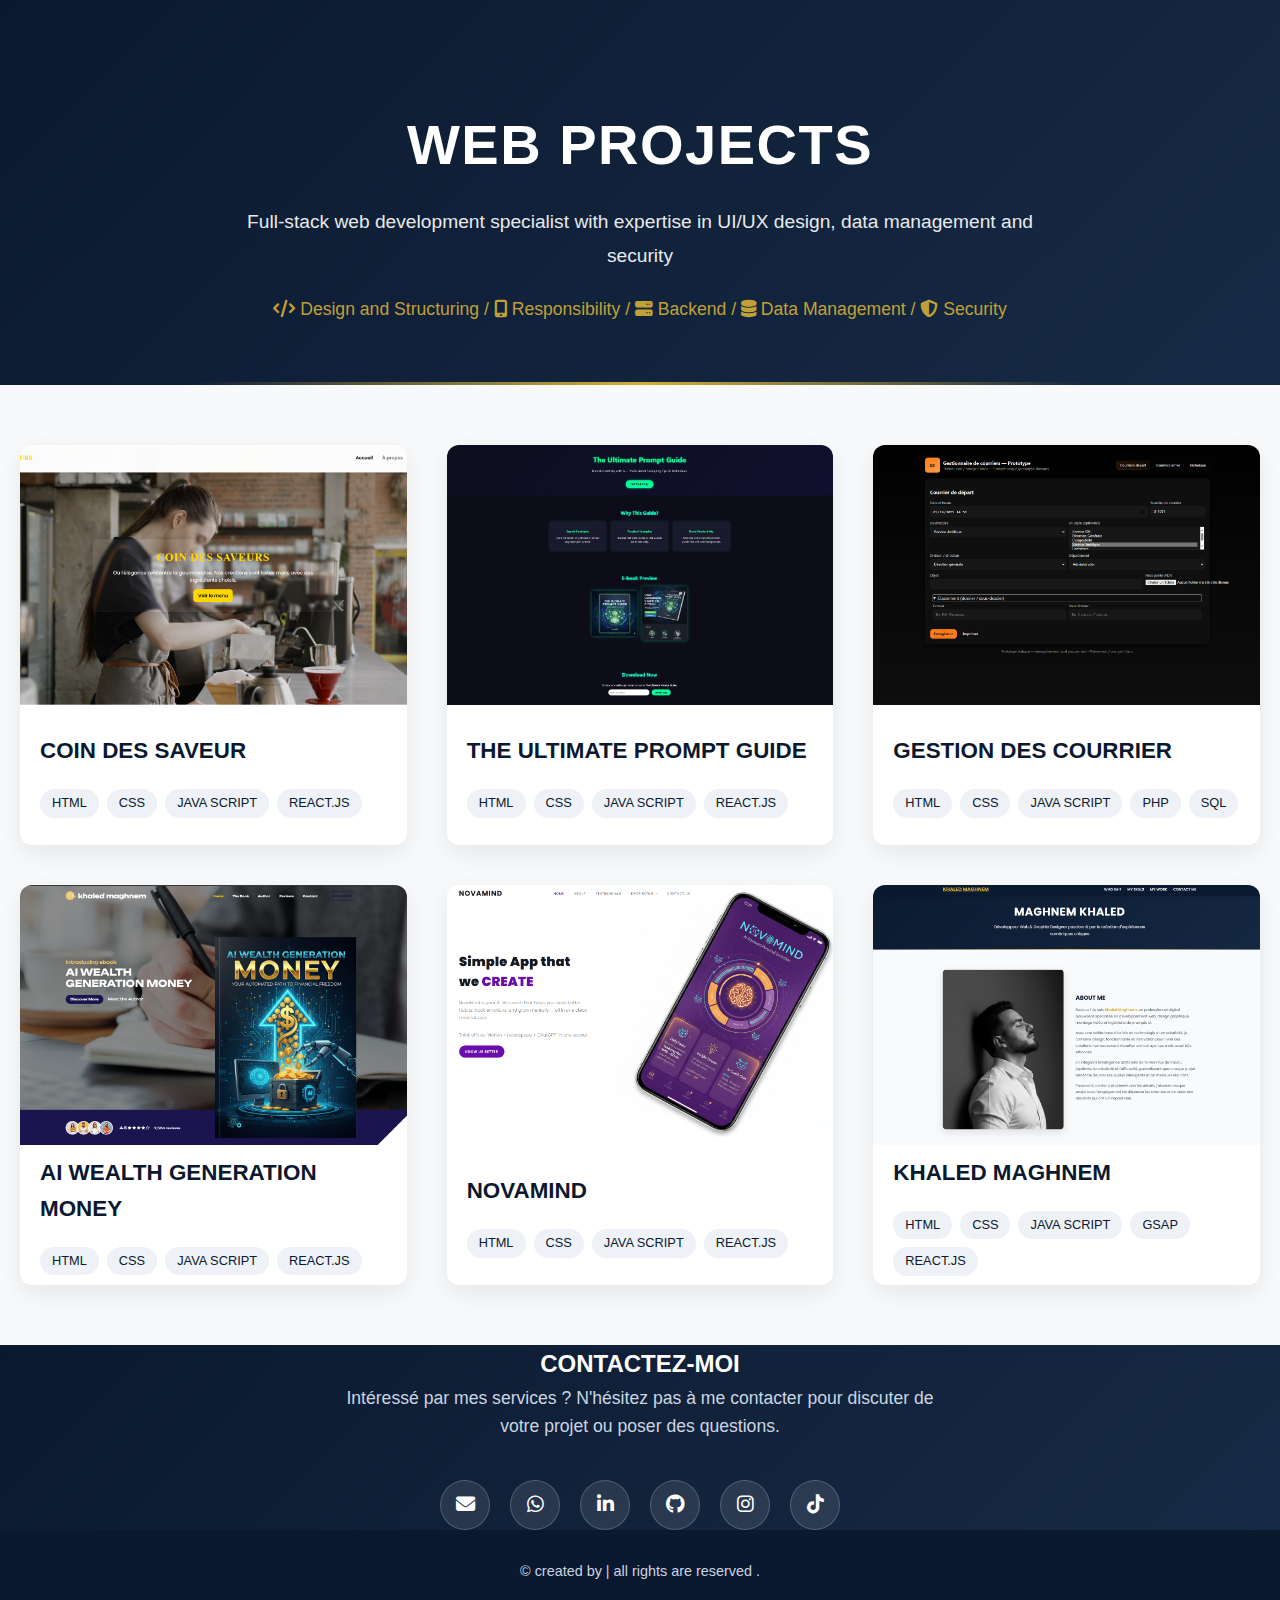
<file: work/web.html>
<!DOCTYPE html>
<html lang="fr">
<head>
    <meta charset="UTF-8">
    <meta name="viewport" content="width=device-width, initial-scale=1.0">
    <title>Portfolio - Projets Web</title>
    <link rel="stylesheet" href="https://cdnjs.cloudflare.com/ajax/libs/font-awesome/6.4.0/css/all.min.css">
    <style>
        /* RESET */
        * {
            margin: 0;
            padding: 0;
            box-sizing: border-box;
        }

        html {
            scroll-behavior: smooth;
        }

        body {
            font-family: 'Poppins', 'Segoe UI', Tahoma, Geneva, Verdana, sans-serif;
            background-color: #f8f9fa;
            color: #333;
            line-height: 1.6;
            overflow-x: hidden;
        }

        /* HEADER */
        header {
            text-align: center;
            padding: 100px 20px 60px;
            background: linear-gradient(135deg, #0a192f, #172a45);
            color: white;
            position: relative;
            overflow: hidden;
        }

        header::after {
            content: "";
            position: absolute;
            bottom: 0;
            left: 50%;
            transform: translateX(-50%);
            width: 70%;
            height: 3px;
            background: linear-gradient(to right, transparent, #d4af37, transparent);
        }

        header h1 {
            font-size: 3.5rem;
            margin-bottom: 15px;
            letter-spacing: 1.5px;
            font-weight: 700;
        }

        header p {
            font-size: 1.2rem;
            opacity: 0.9;
            max-width: 800px;
            margin: 0 auto;
            line-height: 1.8;
        }

        .tagline {
            margin-top: 20px;
            font-size: 1.1rem;
            color: #d4af37;
            font-weight: 500;
        }

        /* CONTAINER */
        .container {
            max-width: 1300px;
            margin: 0 auto;
            padding: 0 20px;
        }

        /* PROJECT GRID */
        .projects-grid {
            display: grid;
            grid-template-columns: repeat(auto-fill, minmax(350px, 1fr));
            gap: 40px;
            padding: 60px 20px;
        }

        /* CARD BASE */
        .project-card {
            position: relative;
            background: #fff;
            border-radius: 12px;
            overflow: hidden;
            box-shadow: 0 8px 25px rgba(0, 0, 0, 0.08);
            transition: all 0.4s ease;
            height: 400px;
            display: flex;
            flex-direction: column;
        }

        .project-card:hover {
            transform: translateY(-10px);
            box-shadow: 0 15px 40px rgba(0, 0, 0, 0.15);
        }

        /* IMAGE */
        .project-image {
            width: 100%;
            height: 65%;
            position: relative;
            overflow: hidden;
        }

        .project-image img {
            width: 100%;
            height: 100%;
            object-fit: cover;
            transition: transform 0.5s ease;
        }

        .project-card:hover .project-image img {
            transform: scale(1.05);
        }

        /* OVERLAY */
        .overlay {
            position: absolute;
            top: 0;
            left: 0;
            width: 100%;
            height: 100%;
            background: rgba(10, 25, 47, 0.85);
            display: flex;
            flex-direction: column;
            justify-content: center;
            align-items: center;
            opacity: 0;
            transition: opacity 0.4s ease;
            padding: 20px;
            text-align: center;
        }

        .project-card:hover .overlay {
            opacity: 1;
        }

        .overlay h3 {
            color: white;
            font-size: 1.8rem;
            margin-bottom: 15px;
            text-transform: uppercase;
            letter-spacing: 1px;
        }

        .overlay p {
            color: #e6e6e6;
            font-size: 1rem;
            margin-bottom: 20px;
        }

        /* BUTTON */
        .btn-center {
            display: inline-block;
            background: #d4af37;
            color: white;
            font-size: 1rem;
            padding: 12px 28px;
            border-radius: 30px;
            text-decoration: none;
            font-weight: 600;
            transition: all 0.3s ease;
            border: 2px solid #d4af37;
        }

        .btn-center:hover {
            background: transparent;
            color: #d4af37;
            transform: translateY(-3px);
            box-shadow: 0 5px 15px rgba(212, 175, 55, 0.4);
        }

        /* INFO BOX */
        .project-info {
            padding: 20px;
            height: 35%;
            display: flex;
            flex-direction: column;
            justify-content: center;
        }

        .project-info h3 {
            color: #0a192f;
            font-size: 1.4rem;
            margin-bottom: 10px;
        }

        .project-info p {
            color: #666;
            font-size: 0.95rem;
            margin-bottom: 15px;
        }

        .tech-stack {
            display: flex;
            flex-wrap: wrap;
            gap: 8px;
            margin-top: 10px;
        }

        .tech-item {
            background: #eef2f7;
            color: #0a192f;
            padding: 4px 12px;
            border-radius: 20px;
            font-size: 0.8rem;
            font-weight: 500;
        }
 /* CONTACT SECTION */
    .contact {
      background: linear-gradient(135deg, #0a192f, #172a45);
      color: white;
      text-align: center;
    }

    .contact h2 {
      color: white;
    }

    .contact h2::after {
      background: #d4af37;
    }

    .contact p {
      max-width: 600px;
      margin: 0 auto 40px;
      font-size: 1.1rem;
      color: #cbd5e1;
    }

    .social-links {
      display: flex;
      justify-content: center;
      flex-wrap: wrap;
      gap: 20px;
      margin-top: 30px;
    }

    .social-btn {
      display: flex;
      align-items: center;
      justify-content: center;
      width: 50px;
      height: 50px;
      border-radius: 50%;
      background: rgba(255, 255, 255, 0.1);
      color: white;
      font-size: 1.2rem;
      text-decoration: none;
      transition: all 0.3s ease;
      border: 1px solid rgba(255, 255, 255, 0.2);
    }

    .social-btn:hover {
      background: #d4af37;
      transform: translateY(-5px);
      box-shadow: 0 5px 15px rgba(212, 175, 55, 0.4);
    }

    /* FOOTER */
    footer {
      background: #0a192f;
      color: #cbd5e1;
      text-align: center;
      padding: 30px 20px;
      font-size: 0.9rem;
    }


        /* RESPONSIVE */
        @media (max-width: 900px) {
            .projects-grid {
                grid-template-columns: repeat(auto-fill, minmax(300px, 1fr));
                gap: 30px;
            }
            
            header h1 {
                font-size: 2.8rem;
            }
            
            .project-card {
                height: 380px;
            }
        }

        @media (max-width: 600px) {
            header {
                padding: 80px 15px 50px;
            }
            
            header h1 {
                font-size: 2.2rem;
            }
            
            .projects-grid {
                grid-template-columns: 1fr;
                padding: 40px 15px;
            }
            
            .project-card {
                height: 420px;
            }
        }

        /* ANIMATION */
        @keyframes fadeInUp {
            from { opacity: 0; transform: translateY(30px); }
            to { opacity: 1; transform: translateY(0); }
        }

        .project-card {
            animation: fadeInUp 0.6s ease forwards;
        }

        .project-card:nth-child(2) { animation-delay: 0.1s; }
        .project-card:nth-child(3) { animation-delay: 0.2s; }
        .project-card:nth-child(4) { animation-delay: 0.3s; }
        .project-card:nth-child(5) { animation-delay: 0.4s; }
        .project-card:nth-child(6) { animation-delay: 0.5s; }
        .project-card:nth-child(7) { animation-delay: 0.6s; }
        .project-card:nth-child(8) { animation-delay: 0.7s; }
    </style>
</head>
<body>
    <header>
        <div class="container">
            <h1>WEB PROJECTS</h1>
            <p>Full-stack web development specialist with expertise in UI/UX design, data management and security</p>
            <p class="tagline"><i class="fas fa-code"></i> Design and Structuring / <i class="fas fa-mobile-alt"></i> Responsibility / <i class="fas fa-server"></i> Backend / <i class="fas fa-database"></i> Data Management / <i class="fas fa-shield-alt"></i> Security</p>
        </div>
    </header>

    <main>
        <section class="projects-grid">
            <!-- Projet 1 -->
            <div class="project-card reveal">
                <div class="project-image">
                    <img src="../WEBSITE/cupecake/visualisation.png" alt="Application de gestion de cupcakes">
                </div>
                <div class="overlay">
                    <h3>COIN DES SAVEUR</h3>
                    <p>WEB SITE</p>
                    <a href="../WEBSITE/cupecake/home.html" class="btn-center">VIEW</a>
                </div>
                <div class="project-info">
                    <h3>COIN DES SAVEUR</h3>
                    <div class="tech-stack">
                        <span class="tech-item">HTML</span>
                        <span class="tech-item">CSS</span>
                        <span class="tech-item">JAVA SCRIPT</span>
                        <span class="tech-item">REACT.JS</span>
                    </div>
                </div>
            </div>

            <!-- Projet 2 -->
            <div class="project-card reveal">
                <div class="project-image">
                    <img src="../WEBSITE/ebook/visuel.jpeg" alt="Plateforme d'ebooks">
                </div>
                <div class="overlay">
                    <h3>E-BOOK</h3>
                    <p>LANDING PAGE</p>
                    <a href="../WEBSITE/ebook/landing_ebook.html" class="btn-center">VIEW</a>
                </div>
                <div class="project-info">
                    <h3>THE ULTIMATE PROMPT GUIDE</h3>
                    <div class="tech-stack">
                         <span class="tech-item">HTML</span>
                        <span class="tech-item">CSS</span>
                        <span class="tech-item">JAVA SCRIPT</span>
                        <span class="tech-item">REACT.JS</span>
                    </div>
                </div>
            </div>

            <!-- Projet 3 -->
            <div class="project-card reveal">
                <div class="project-image">
                    <img src="../WEBSITE/gestion des courries/Annotation 2025-10-01 145331.png" alt="Système de gestion de courriers">
                </div>
                <div class="overlay">
                    <h3>Mail Manager</h3>
                    <p>WEB APPLICATION</p>
                    <a href="../WEBSITE/gestion des courries/courrier.html" class="btn-center">VIEW</a>
                </div>
                <div class="project-info">
                    <h3>GESTION DES COURRIER</h3>
                    <div class="tech-stack">
                        <span class="tech-item">HTML</span>
                        <span class="tech-item">CSS</span>
                        <span class="tech-item">JAVA SCRIPT</span>
                        <span class="tech-item">PHP</span>
                        <span class="tech-item">SQL</span>
                    </div>
                </div>
            </div>

            <!-- Projet 4 -->
            <div class="project-card reveal">
                <div class="project-image">
                    <img src="../WEBSITE/ebook2/visuel.png" alt="Nouvelle plateforme d'ebooks">
                </div>
                <div class="overlay">
                    <h3>E-BOOK</h3>
                    <P>LANDING PAGE</P>         
                     <a href="../WEBSITE/ebook2/index.html" class="btn-center">VIEW</a>
                </div>
                <div class="project-info">
                    <h3>AI WEALTH GENERATION MONEY</h3>
                        <div class="tech-stack">
                        <span class="tech-item">HTML</span>
                        <span class="tech-item">CSS</span>
                        <span class="tech-item">JAVA SCRIPT</span>
                        <span class="tech-item">REACT.JS</span>
                    </div>
                </div>
            </div>

            <!-- Projet 5 -->
            <div class="project-card reveal">
                <div class="project-image">
                    <img src="../WEBSITE/application/VISU.png" alt="Application de gestion">
                </div>
                <div class="overlay">
                    <h3>mobile apk</h3>
                    <p>web site</p>
                    <a href="../WEBSITE/application/index.html" class="btn-center">VIEW</a>
                </div>
                <div class="project-info">
                    <h3>NOVAMIND</h3>      
                    <div class="tech-stack">
                        <span class="tech-item">HTML</span>
                        <span class="tech-item">CSS</span>
                        <span class="tech-item">JAVA SCRIPT</span>
                        <span class="tech-item">REACT.JS</span>
                    </div>
                </div>
            </div>

            <!-- Projet 6 -->
            <div class="project-card reveal">
                <div class="project-image">
                    <img src="../VISUALISATION.png" alt="Site de portfolio">
                </div>
                <div class="overlay">
                    <h3>PORTFOLIO Pro</h3>
                    <p>MY PORTFOLIO</p>
                    <a href="#" class="btn-center">VIEW</a>
                </div>
                <div class="project-info">
                    <h3>KHALED MAGHNEM</h3>
                    <div class="tech-stack">
                        <span class="tech-item">HTML</span>
                        <span class="tech-item">CSS</span>
                        <span class="tech-item">JAVA SCRIPT</span>
                        <span class="tech-item">GSAP</span>
                        <span class="tech-item">REACT.JS</span>
                    </div>
                </div>
            </div>

           

        </section>
    </main>
<section id="contact" class="contact">
    <div class="container">
      <h2>CONTACTEZ-MOI</h2>
      <p>Intéressé par mes services ? N'hésitez pas à me contacter pour discuter de votre projet ou poser des questions.</p>
      <div class="social-links">
        <a href="mailto:maghnemkhaled@gmail.com" class="social-btn" title="Email">
          <i class="fas fa-envelope"></i>
        </a>
        <a href="https://wa.me/+213659350117" target="_blank" class="social-btn" title="WhatsApp">
          <i class="fab fa-whatsapp"></i>
        </a>
        <a href="https://linkedin.com/in/khaledmaghnem" target="_blank" class="social-btn" title="LinkedIn">
          <i class="fab fa-linkedin-in"></i>
        </a>
        <a href="https://github.com/maghnemkhaled-17" target="_blank" class="social-btn" title="GitHub">
          <i class="fab fa-github"></i>
        </a>
        <a href="https://instagram.com/khaledmaghnem" target="_blank" class="social-btn" title="Instagram">
          <i class="fab fa-instagram"></i>
        </a>
        <a href="https://tiktok.com/@khaledmaghnem" target="_blank" class="social-btn" title="TikTok">
          <i class="fab fa-tiktok"></i>
        </a>
      </div>
    </div>
  </section>

  <!-- Footer -->
  <footer>
    <div class="container">
      <p>&copy; created by  |  all rights are reserved .</p>
    </div>
  </footer>
</body>
</html>
</file>
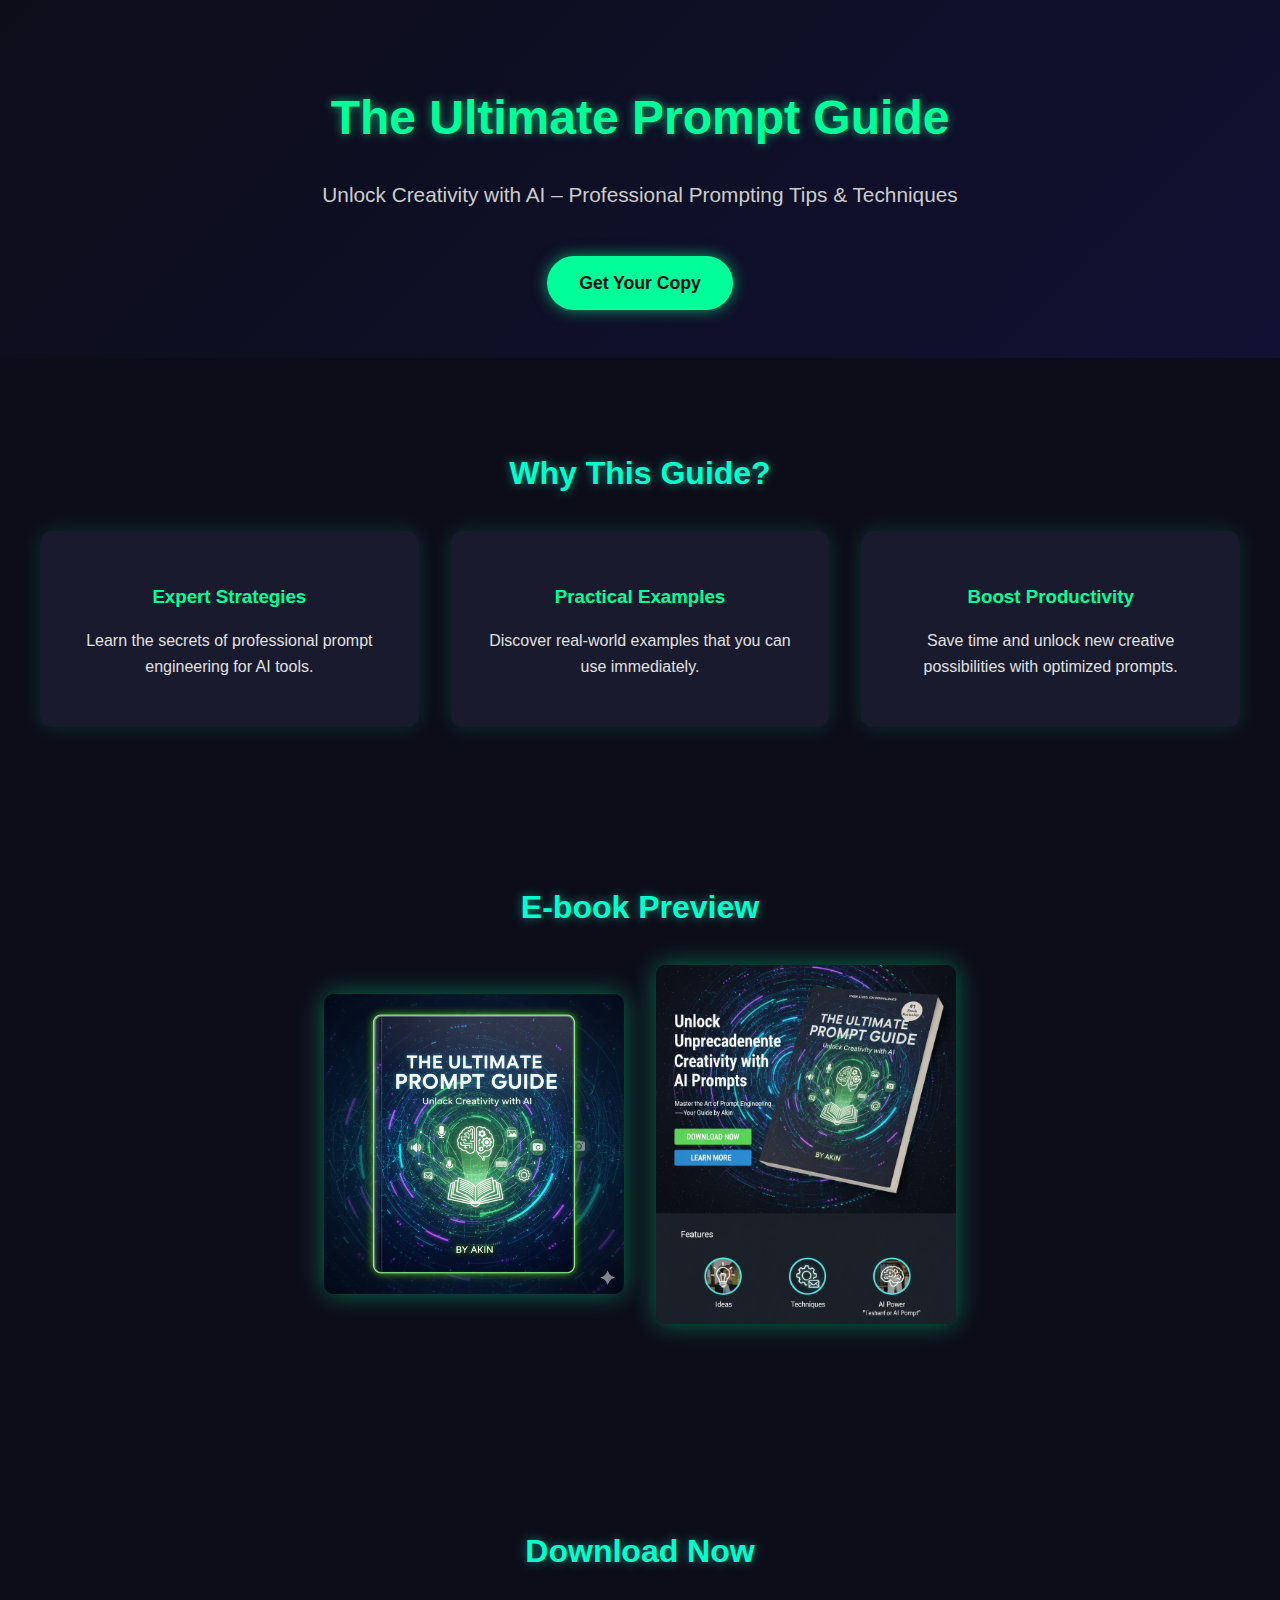
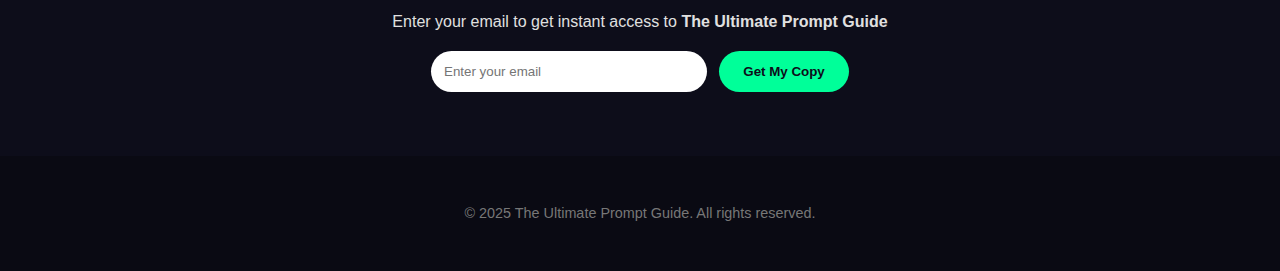
<file: WEBSITE/ebook/landing_ebook.html>
<!DOCTYPE html>
<html lang="en">
<head>
  <meta charset="UTF-8" />
  <meta name="viewport" content="width=device-width, initial-scale=1.0" />
  <title>The Ultimate Prompt Guide - Ebook</title>
  <style>
    body {
      margin: 0;
      font-family: 'Segoe UI', Tahoma, Geneva, Verdana, sans-serif;
      background-color: #0d0d1a;
      color: #e0e0e0;
      line-height: 1.6;
    }

    header {
      background: linear-gradient(135deg, #0d0d1a, #111133);
      padding: 3rem 2rem;
      text-align: center;
    }

    header h1 {
      font-size: 3rem;
      margin-bottom: 1rem;
      color: #00ff99;
      text-shadow: 0 0 10px rgba(0,255,153,0.6);
    }

    header p {
      font-size: 1.3rem;
      color: #ccc;
    }

    .cta-btn {
      display: inline-block;
      background: #00ff99;
      color: #0d0d1a;
      padding: 0.8rem 2rem;
      border-radius: 50px;
      font-size: 1.1rem;
      margin-top: 1.5rem;
      text-decoration: none;
      font-weight: bold;
      box-shadow: 0 0 15px rgba(0,255,153,0.6);
      transition: transform 0.2s ease, background 0.3s;
    }

    .cta-btn:hover {
      background: #00cc77;
      transform: translateY(-3px);
    }

    .section {
      padding: 4rem 2rem;
      max-width: 1200px;
      margin: auto;
    }

    .section h2 {
      font-size: 2rem;
      text-align: center;
      margin-bottom: 2rem;
      color: #00ffcc;
      text-shadow: 0 0 10px rgba(0,255,204,0.5);
    }

    .features {
      display: grid;
      grid-template-columns: repeat(auto-fit, minmax(250px, 1fr));
      gap: 2rem;
    }

    .feature {
      background: #1a1a2e;
      padding: 2rem;
      border-radius: 12px;
      text-align: center;
      box-shadow: 0 0 20px rgba(0,255,153,0.15);
    }

    .feature h3 {
      margin-bottom: 1rem;
      color: #00ff99;
    }

    .ebook-preview {
      display: flex;
      flex-wrap: wrap;
      gap: 2rem;
      justify-content: center;
      align-items: center;
      margin-top: 2rem;
    }

    .ebook-preview img {
      max-width: 300px;
      border-radius: 10px;
      box-shadow: 0 0 25px rgba(0,255,153,0.4);
      transition: transform 0.3s ease;
    }

    .ebook-preview img:hover {
      transform: scale(1.05);
    }

    .subscribe {
      text-align: center;
      margin-top: 3rem;
    }

    .subscribe input[type="email"] {
      padding: 0.8rem;
      border: none;
      border-radius: 30px;
      width: 250px;
      margin-right: 0.5rem;
    }

    .subscribe button {
      padding: 0.8rem 1.5rem;
      border: none;
      border-radius: 30px;
      background: #00ff99;
      color: #0d0d1a;
      font-weight: bold;
      cursor: pointer;
      transition: background 0.3s;
    }

    .subscribe button:hover {
      background: #00cc77;
    }

    footer {
      background: #0a0a13;
      padding: 2rem;
      text-align: center;
      font-size: 0.9rem;
      color: #777;
    }
  </style>
</head>
<body>
  <header>
    <h1>The Ultimate Prompt Guide</h1>
    <p>Unlock Creativity with AI – Professional Prompting Tips & Techniques</p>
    <a href="#subscribe" class="cta-btn">Get Your Copy</a>
  </header>

  <section class="section">
    <h2>Why This Guide?</h2>
    <div class="features">
      <div class="feature">
        <h3>Expert Strategies</h3>
        <p>Learn the secrets of professional prompt engineering for AI tools.</p>
      </div>
      <div class="feature">
        <h3>Practical Examples</h3>
        <p>Discover real-world examples that you can use immediately.</p>
      </div>
      <div class="feature">
        <h3>Boost Productivity</h3>
        <p>Save time and unlock new creative possibilities with optimized prompts.</p>
      </div>
    </div>
  </section>

  <section class="section">
    <h2>E-book Preview</h2>
    <div class="ebook-preview">
      <img src="ebook1.png" alt="Ebook Cover Digital" />
      <img src="ebook3.png" alt="Ebook Printed Preview" />
    </div>
  </section>

  <section class="section subscribe" id="subscribe">
    <h2>Download Now</h2>
    <p>Enter your email to get instant access to <strong>The Ultimate Prompt Guide</strong></p>
    <form>
      <input type="email" placeholder="Enter your email" required />
      <button type="submit">Get My Copy</button>
    </form>
  </section>

  <footer>
    <p>&copy; 2025 The Ultimate Prompt Guide. All rights reserved.</p>
  </footer>
</body>
</html>
</file>
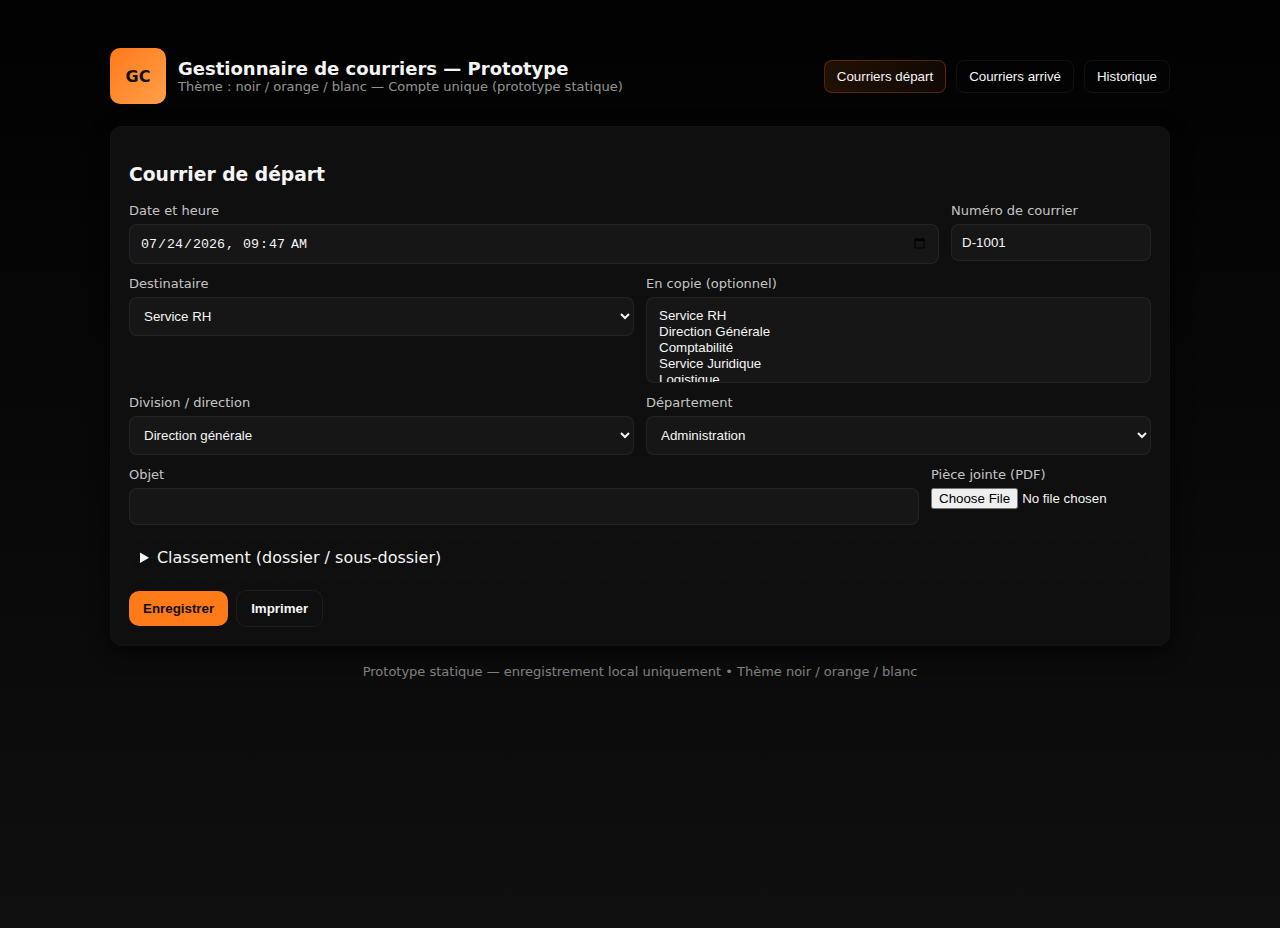
<file: WEBSITE/gestion des courries/courrier.html>
<!doctype html>
<html lang="fr">
<head>
  <meta charset="utf-8" />
  <meta name="viewport" content="width=device-width,initial-scale=1" />
  <title>Gestion des courriers — prototype</title>
  <style>
    :root{
      --bg:#0a0a0a; /* noir */
      --accent:#ff7a18; /* orange */
      --muted:#f5f5f5; /* blanc cassé */
      --card:#0f0f0f;
      --glass: rgba(255,255,255,0.03);
      font-family: Inter, system-ui, -apple-system, "Segoe UI", Roboto, "Helvetica Neue", Arial;
    }
    *{box-sizing:border-box}
    html,body{height:100%;margin:0;background:linear-gradient(180deg,#020202 0%, #0f0f0f 100%);color:var(--muted)}
    .app{max-width:1100px;margin:28px auto;padding:20px}

    header{display:flex;align-items:center;justify-content:space-between;gap:12px;margin-bottom:22px}
    .brand{display:flex;align-items:center;gap:12px}
    .logo{width:56px;height:56px;border-radius:10px;background:linear-gradient(135deg,var(--accent),#ff9f4a);display:flex;align-items:center;justify-content:center;font-weight:700;color:#111}
    .title{font-size:18px;font-weight:700}
    nav{display:flex;gap:10px}
    .nav-btn{background:transparent;border:1px solid rgba(255,255,255,0.06);padding:8px 12px;border-radius:8px;color:var(--muted);cursor:pointer}
    .nav-btn.active{background:linear-gradient(90deg, rgba(255,122,24,0.12), rgba(255,122,24,0.06));border-color:rgba(255,122,24,0.25)}

    main{display:grid;grid-template-columns:1fr;gap:18px}
    .card{background:var(--card);border-radius:12px;padding:18px;box-shadow:0 6px 20px rgba(0,0,0,0.6);border:1px solid rgba(255,255,255,0.02)}

    form .row{display:flex;gap:12px;margin-bottom:12px}
    label{font-size:13px;color:rgba(245,245,245,0.8);display:block;margin-bottom:6px}
    input[type=text], input[type=datetime-local], select, textarea{width:100%;padding:10px;border-radius:8px;border:1px solid rgba(255,255,255,0.06);background:var(--glass);color:var(--muted);outline:none}
    textarea{min-height:100px;resize:vertical}
    .small{width:200px;min-width:160px}
    .actions{display:flex;gap:8px;align-items:center}
    .btn{background:var(--accent);color:#111;padding:10px 14px;border-radius:10px;border:none;cursor:pointer;font-weight:700}
    .btn.secondary{background:transparent;border:1px solid rgba(255,255,255,0.06);color:var(--muted);font-weight:600}
    .muted{color:rgba(245,245,245,0.6);font-size:13px}

    /* history */
    table{width:100%;border-collapse:collapse}
    thead th{text-align:left;padding:12px;border-bottom:1px dashed rgba(255,255,255,0.04);font-size:13px;color:rgba(245,245,245,0.8)}
    tbody td{padding:12px;border-bottom:1px solid rgba(255,255,255,0.02)}
    .tag{display:inline-block;padding:6px 8px;border-radius:999px;font-weight:700}
    .tag.out{background:rgba(255,122,24,0.12);color:var(--accent)}
    .tag.in{background:rgba(90,255,150,0.06);color:#9ff5b3}

    /* responsive */
    @media(max-width:880px){
      .row{flex-direction:column}
      .small{width:100%}
      header{flex-direction:column;align-items:flex-start}
    }

    /* small helper */
    .flex{display:flex;gap:10px;align-items:center}
    .right{margin-left:auto}

    /* animation */
    .fade{opacity:0;transform:translateY(6px);transition:all .36s ease}
    .fade.show{opacity:1;transform:none}

    footer{margin-top:18px;color:rgba(245,245,245,0.5);font-size:13px;text-align:center}
  </style>
</head>
<body>
  <div class="app">
    <header>
      <div class="brand">
        <div class="logo">GC</div>
        <div>
          <div class="title">Gestionnaire de courriers — Prototype</div>
          <div class="muted">Thème : noir / orange / blanc — Compte unique (prototype statique)</div>
        </div>
      </div>
      <nav>
        <button class="nav-btn active" data-target="out">Courriers départ</button>
        <button class="nav-btn" data-target="in">Courriers arrivé</button>
        <button class="nav-btn" data-target="history">Historique</button>
      </nav>
    </header>

    <main>
      <!-- OUTGOING -->
      <section id="out" class="card fade show">
        <h3>Courrier de départ</h3>
        <form id="form-out">
          <div class="row">
            <div style="flex:1">
              <label>Date et heure</label>
              <input type="datetime-local" id="out-datetime" required />
            </div>
            <div class="small">
              <label>Numéro de courrier</label>
              <input type="text" id="out-number" readonly />
            </div>
          </div>

          <div class="row">
            <div style="flex:1">
              <label>Destinataire</label>
              <select id="out-to" required></select>
            </div>
            <div style="flex:1">
              <label>En copie (optionnel)</label>
              <select id="out-cc" multiple></select>
            </div>
          </div>

          <div class="row">
            <div style="flex:1">
              <label>Division / direction</label>
              <select id="out-division" required></select>
            </div>
            <div style="flex:1">
              <label>Département</label>
              <select id="out-dept"></select>
            </div>
          </div>

          <div class="row">
            <div style="flex:1">
              <label>Objet</label>
              <input type="text" id="out-subject" required />
            </div>
            <div style="width:220px">
              <label>Pièce jointe (PDF)</label>
              <input type="file" id="out-file" accept="application/pdf" />
            </div>
          </div>

          <details style="margin-bottom:12px;background:transparent;padding:10px;border-radius:8px;border:1px dashed rgba(255,255,255,0.02)">
            <summary style="cursor:pointer;color:var(--muted)">Classement (dossier / sous-dossier)</summary>
            <div style="margin-top:10px">
              <div class="row">
                <div style="flex:1">
                  <label>Dossier</label>
                  <input type="text" id="out-dossier" placeholder="Ex: RH, Finances..." />
                </div>
                <div style="flex:1">
                  <label>Sous-dossier</label>
                  <input type="text" id="out-sous" placeholder="Ex: Contrats, Factures..." />
                </div>
              </div>
            </div>
          </details>

          <div class="actions">
            <button class="btn" type="submit">Enregistrer</button>
            <button class="btn secondary" type="button" id="out-print">Imprimer</button>
            <div class="muted right" id="out-status"></div>
          </div>
        </form>
      </section>

      <!-- INCOMING -->
      <section id="in" class="card fade" style="display:none">
        <h3>Courrier d'arrivée</h3>
        <form id="form-in">
          <div class="row">
            <div style="flex:1">
              <label>Date et heure</label>
              <input type="datetime-local" id="in-datetime" required />
            </div>
            <div class="small">
              <label>Numéro de courrier</label>
              <input type="text" id="in-number" readonly />
            </div>
          </div>

          <div class="row">
            <div style="flex:1">
              <label>Référence (interne)</label>
              <input type="text" id="in-ref" />
            </div>
            <div style="flex:1">
              <label>Expéditeur</label>
              <select id="in-from" required></select>
            </div>
          </div>

          <div class="row">
            <div style="flex:1">
              <label>Division / direction</label>
              <select id="in-division" required></select>
            </div>
            <div style="flex:1">
              <label>Département</label>
              <select id="in-dept"></select>
            </div>
          </div>

          <div class="row">
            <div style="flex:1">
              <label>Objet</label>
              <input type="text" id="in-subject" required />
            </div>
            <div style="width:220px">
              <label>Pièce jointe (PDF)</label>
              <input type="file" id="in-file" accept="application/pdf" />
            </div>
          </div>

          <div class="actions">
            <button class="btn" type="submit">Enregistrer</button>
            <button class="btn secondary" type="button" id="in-print">Imprimer</button>
            <div class="muted right" id="in-status"></div>
          </div>
        </form>
      </section>

      <!-- HISTORY -->
      <section id="history" class="card fade" style="display:none">
        <h3>Historique des courriers</h3>
        <div style="overflow:auto">
          <table>
            <thead>
              <tr>
                <th>Numéro</th>
                <th>Date &amp; heure</th>
                <th>Type</th>
                <th>Destinataire / Expéditeur</th>
                <th>Objet</th>
                <th>Actions</th>
              </tr>
            </thead>
            <tbody id="history-body"></tbody>
          </table>
        </div>
        <div style="margin-top:12px;display:flex;gap:8px;align-items:center">
          <button class="btn secondary" id="clear-storage">Réinitialiser prototype</button>
          <div class="muted">Les données sont stockées localement (localStorage).</div>
        </div>
      </section>

    </main>

    <footer>Prototype statique — enregistrement local uniquement • Thème noir / orange / blanc</footer>
  </div>

  <script>
    /* --- sample data --- */
    const SAMPLE_USERS = [
      'Service RH', 'Direction Générale', 'Comptabilité', 'Service Juridique', 'Logistique', 'Client Externe'
    ];
    const SAMPLE_DIVS = ['Direction générale','Direction financière','Direction technique','Direction commerciale'];
    const SAMPLE_DEPTS = ['Administration','Paie','Achats','Maintenance','Marketing'];

    /* --- utilities --- */
    function $(s){return document.querySelector(s)}
    function $all(s){return document.querySelectorAll(s)}

    /* populate selects */
    function populate(){
      const to = $('#out-to'), cc = $('#out-cc'), from = $('#in-from');
      [to,cc,from].forEach(sel=>{sel.innerHTML=''});
      SAMPLE_USERS.forEach(u=>{
        const o = new Option(u,u);
        to.add(o.cloneNode(true));
        from.add(o.cloneNode(true));
        cc.add(o.cloneNode(true));
      });
      const od = $('#out-division'), id = $('#in-division');
      [od,id].forEach(s=>s.innerHTML='');
      SAMPLE_DIVS.forEach(d=>{od.add(new Option(d,d)); id.add(new Option(d,d));});
      const opd = $('#out-dept'), ipd = $('#in-dept');
      [opd,ipd].forEach(s=>s.innerHTML='');
      SAMPLE_DEPTS.forEach(d=>{opd.add(new Option(d,d)); ipd.add(new Option(d,d));});
    }

    /* date/time helpers */
    function nowLocalDatetimeInput(){
      const d = new Date();
      // to yyyy-mm-ddThh:mm
      const pad = n=>String(n).padStart(2,'0');
      const s = `${d.getFullYear()}-${pad(d.getMonth()+1)}-${pad(d.getDate())}T${pad(d.getHours())}:${pad(d.getMinutes())}`;
      return s;
    }

    /* storage keys */
    const KEY_COUNTER_OUT = 'gc_counter_out_v1';
    const KEY_COUNTER_IN = 'gc_counter_in_v1';
    const KEY_MAILS = 'gc_mails_v1';

    function nextCounter(key, start=1000){
      let c = parseInt(localStorage.getItem(key)||0,10);
      if(!c){c=start}
      c = c + 1;
      localStorage.setItem(key,c);
      return c;
    }

    function formatDateReadable(iso){
      const d = new Date(iso);
      return d.toLocaleString();
    }

    /* save mail */
    function saveMail(mail){
      const arr = JSON.parse(localStorage.getItem(KEY_MAILS)||'[]');
      arr.unshift(mail); // newest first
      localStorage.setItem(KEY_MAILS, JSON.stringify(arr));
      renderHistory();
    }

    /* render history */
    function renderHistory(){
      const body = $('#history-body');
      const arr = JSON.parse(localStorage.getItem(KEY_MAILS)||'[]');
      body.innerHTML = '';
      if(!arr.length){
        body.innerHTML = `<tr><td colspan="6" class="muted">Aucun courrier enregistré.</td></tr>`;
        return;
      }
      arr.forEach(item=>{
        const tr = document.createElement('tr');
        tr.innerHTML = `
          <td>${item.number}</td>
          <td>${formatDateReadable(item.datetime)}</td>
          <td><span class="tag ${item.type==='départ'?'out':'in'}">${item.type}</span></td>
          <td>${item.type==='départ'?item.to:item.from}</td>
          <td>${escapeHtml(item.subject)}</td>
          <td>
            <button class="nav-btn" data-action="view" data-id="${item.id}">Voir</button>
            <button class="nav-btn" data-action="print" data-id="${item.id}">Imprimer</button>
          </td>
        `;
        body.appendChild(tr);
      });
    }

    function escapeHtml(s){ if(!s) return ''; return String(s).replace(/[&<>\"']/g, c=>({'&':'&amp;','<':'&lt;','>':'&gt;','"':'&quot;',"'":"&#39;"})[c]); }

    function openPrintable(item){
      const html = `
        <html><head><meta charset="utf-8"><title>Impression - ${item.number}</title>
        <style>body{font-family:Arial,Helvetica,sans-serif;color:#111;padding:28px}h2{color:#ff7a18}table{width:100%;border-collapse:collapse}td{padding:8px;border-bottom:1px solid #ddd}</style>
        </head><body>
        <h2>Courrier ${escapeHtml(item.type)} — ${escapeHtml(item.number)}</h2>
        <table>
          <tr><td><strong>Date &amp; heure</strong></td><td>${escapeHtml(formatDateReadable(item.datetime))}</td></tr>
          <tr><td><strong>Type</strong></td><td>${escapeHtml(item.type)}</td></tr>
          <tr><td><strong>Destinataire / Expéditeur</strong></td><td>${escapeHtml(item.type==='départ'?item.to:item.from)}</td></tr>
          <tr><td><strong>Division</strong></td><td>${escapeHtml(item.division||'')}</td></tr>
          <tr><td><strong>Département</strong></td><td>${escapeHtml(item.dept||'')}</td></tr>
          <tr><td><strong>Objet</strong></td><td>${escapeHtml(item.subject||'')}</td></tr>
          <tr><td><strong>Dossier</strong></td><td>${escapeHtml(item.dossier||'')}</td></tr>
        </table>
        <div style="margin-top:22px;color:#666;font-size:13px">Prototype statique — pas de pièces jointes imprimées (stockées localement uniquement).</div>
        </body></html>
      `;
      const w = window.open('','_blank');
      w.document.write(html);
      w.document.close();
      w.focus();
      setTimeout(()=>w.print(),300);
    }

    /* initialise forms */
    function initForms(){
      populate();
      // set default datetimes
      $('#out-datetime').value = nowLocalDatetimeInput();
      $('#in-datetime').value = nowLocalDatetimeInput();
      // set numbers (read from storage or generate)
      const currentOut = parseInt(localStorage.getItem(KEY_COUNTER_OUT)||'1000',10)+1;
      const currentIn = parseInt(localStorage.getItem(KEY_COUNTER_IN)||'2000',10)+1;
      $('#out-number').value = 'D-'+currentOut;
      $('#in-number').value = 'A-'+currentIn;

      // forms submit
      $('#form-out').addEventListener('submit', e=>{
        e.preventDefault();
        const mail = {
          id: 'm_'+Date.now(),
          type: 'départ',
          datetime: new Date($('#out-datetime').value).toISOString(),
          number: $('#out-number').value,
          to: $('#out-to').value,
          cc: Array.from($('#out-cc').selectedOptions).map(o=>o.value),
          division: $('#out-division').value,
          dept: $('#out-dept').value,
          subject: $('#out-subject').value,
          dossier: $('#out-dossier').value,
          sous: $('#out-sous').value,
          file: $('#out-file').files.length?$('#out-file').files[0].name:null
        };
        // increment official counter
        const num = nextCounter(KEY_COUNTER_OUT,1000);
        mail.number = 'D-'+num;
        localStorage.setItem('last_saved','out');
        saveMail(mail);
        $('#out-status').textContent = 'Enregistré ✓';
        setTimeout(()=>$('#out-status').textContent='',2200);
        // refresh number and reset form partially
        $('#out-number').value = 'D-'+(parseInt(localStorage.getItem(KEY_COUNTER_OUT),10)+1);
        $('#form-out').reset();
        $('#out-datetime').value = nowLocalDatetimeInput();
      });

      $('#form-in').addEventListener('submit', e=>{
        e.preventDefault();
        const mail = {
          id: 'm_'+Date.now(),
          type: 'arrivé',
          datetime: new Date($('#in-datetime').value).toISOString(),
          number: $('#in-number').value,
          ref: $('#in-ref').value,
          from: $('#in-from').value,
          division: $('#in-division').value,
          dept: $('#in-dept').value,
          subject: $('#in-subject').value,
          file: $('#in-file').files.length?$('#in-file').files[0].name:null
        };
        const num = nextCounter(KEY_COUNTER_IN,2000);
        mail.number = 'A-'+num;
        saveMail(mail);
        $('#in-status').textContent = 'Enregistré ✓';
        setTimeout(()=>$('#in-status').textContent='',2200);
        $('#in-number').value = 'A-'+(parseInt(localStorage.getItem(KEY_COUNTER_IN),10)+1);
        $('#form-in').reset();
        $('#in-datetime').value = nowLocalDatetimeInput();
      });

      // print buttons
      $('#out-print').addEventListener('click', ()=>{
        const tmpl = {
          id: 'tmp_'+Date.now(), type:'départ', datetime:new Date().toISOString(), number:$('#out-number').value,
          to:$('#out-to').value, division:$('#out-division').value, dept:$('#out-dept').value, subject:$('#out-subject').value, dossier:$('#out-dossier').value
        };
        openPrintable(tmpl);
      });
      $('#in-print').addEventListener('click', ()=>{
        const tmpl = {id:'tmp_'+Date.now(), type:'arrivé', datetime:new Date().toISOString(), number:$('#in-number').value, from:$('#in-from').value, division:$('#in-division').value, dept:$('#in-dept').value, subject:$('#in-subject').value};
        openPrintable(tmpl);
      });

      // history actions
      $('#history-body').addEventListener('click', e=>{
        const btn = e.target.closest('button'); if(!btn) return;
        const action = btn.dataset.action; const id = btn.dataset.id;
        const arr = JSON.parse(localStorage.getItem(KEY_MAILS)||'[]');
        const item = arr.find(x=>x.id===id);
        if(action==='view' && item){
          alert(`Détails - ${item.number}\nType: ${item.type}\nSujet: ${item.subject}\nDest/Exp: ${item.type==='départ'?item.to:item.from}`);
        }
        if(action==='print' && item){ openPrintable(item); }
      });

      $('#clear-storage').addEventListener('click', ()=>{
        if(confirm('Réinitialiser les données du prototype (localStorage) ?')){
          localStorage.removeItem(KEY_MAILS); localStorage.removeItem(KEY_COUNTER_OUT); localStorage.removeItem(KEY_COUNTER_IN); renderHistory(); initForms();
        }
      });

      renderHistory();
    }

    /* navigation */
    $all('.nav-btn').forEach(btn=>{
      btn.addEventListener('click', ()=>{
        $all('.nav-btn').forEach(b=>b.classList.remove('active'));
        btn.classList.add('active');
        const t = btn.dataset.target;
        ['out','in','history'].forEach(id=>{ const s = $('#'+id); if(id===t){ s.style.display='block'; s.classList.add('show'); } else { s.style.display='none'; s.classList.remove('show'); } });
      });
    });

    // load and init
    document.addEventListener('DOMContentLoaded', ()=>{
      initForms();
      // basic fade in
      setTimeout(()=>{document.querySelectorAll('.fade').forEach(el=>el.classList.add('show'))},80);
    });
  </script>
</body>
</html>
</file>
<file: WEBSITE/application/assets/css/owl-carousel.css>
/**
 * Owl Carousel v2.3.4
 * Copyright 2013-2018 David Deutsch
 * Licensed under: SEE LICENSE IN https://github.com/OwlCarousel2/OwlCarousel2/blob/master/LICENSE
 */
/*
 *  Owl Carousel - Core
 */
.owl-carousel {
  display: none;
  width: 100%;
  -webkit-tap-highlight-color: transparent;
  /* position relative and z-index fix webkit rendering fonts issue */
  position: relative;
  z-index: 1; }
  .owl-carousel .owl-stage {
    position: relative;
    -ms-touch-action: pan-Y;
    touch-action: manipulation;
    -moz-backface-visibility: hidden;
    /* fix firefox animation glitch */ }
  .owl-carousel .owl-stage:after {
    content: ".";
    display: block;
    clear: both;
    visibility: hidden;
    line-height: 0;
    height: 0; }
  .owl-carousel .owl-stage-outer {
    position: relative;
    overflow: hidden;
    /* fix for flashing background */
    -webkit-transform: translate3d(0px, 0px, 0px); }
  .owl-carousel .owl-wrapper,
  .owl-carousel .owl-item {
    -webkit-backface-visibility: hidden;
    -moz-backface-visibility: hidden;
    -ms-backface-visibility: hidden;
    -webkit-transform: translate3d(0, 0, 0);
    -moz-transform: translate3d(0, 0, 0);
    -ms-transform: translate3d(0, 0, 0); }
  .owl-carousel .owl-item {
    position: relative;
    min-height: 1px;
    float: left;
    -webkit-backface-visibility: hidden;
    -webkit-tap-highlight-color: transparent;
    -webkit-touch-callout: none; }
  .owl-carousel .owl-item img {
    display: block;
    width: 100%; }
  .owl-carousel .owl-nav.disabled,
  .owl-carousel .owl-dots.disabled {
    display: none; }
  .owl-carousel .owl-nav .owl-prev,
  .owl-carousel .owl-nav .owl-next,
  .owl-carousel .owl-dot {
    cursor: pointer;
    -webkit-user-select: none;
    -khtml-user-select: none;
    -moz-user-select: none;
    -ms-user-select: none;
    user-select: none; }
  .owl-carousel .owl-nav button.owl-prev,
  .owl-carousel .owl-nav button.owl-next,
  .owl-carousel button.owl-dot {
    background: none;
    color: inherit;
    border: none;
    padding: 0 !important;
    font: inherit; }
  .owl-carousel.owl-loaded {
    display: block; }
  .owl-carousel.owl-loading {
    opacity: 0;
    display: block; }
  .owl-carousel.owl-hidden {
    opacity: 0; }
  .owl-carousel.owl-refresh .owl-item {
    visibility: hidden; }
  .owl-carousel.owl-drag .owl-item {
    -ms-touch-action: pan-y;
        touch-action: pan-y;
    -webkit-user-select: none;
    -moz-user-select: none;
    -ms-user-select: none;
    user-select: none; }
  .owl-carousel.owl-grab {
    cursor: move;
    cursor: grab; }
  .owl-carousel.owl-rtl {
    direction: rtl; }
  .owl-carousel.owl-rtl .owl-item {
    float: right; }

/* No Js */
.no-js .owl-carousel {
  display: block; }

/*
 *  Owl Carousel - Animate Plugin
 */
.owl-carousel .animated {
  animation-duration: 1000ms;
  animation-fill-mode: both; }

.owl-carousel .owl-animated-in {
  z-index: 0; }

.owl-carousel .owl-animated-out {
  z-index: 1; }

.owl-carousel .fadeOut {
  animation-name: fadeOut; }

@keyframes fadeOut {
  0% {
    opacity: 1; }
  100% {
    opacity: 0; } }

/*
 * 	Owl Carousel - Auto Height Plugin
 */
.owl-height {
  transition: height 500ms ease-in-out; }

/*
 * 	Owl Carousel - Lazy Load Plugin
 */
.owl-carousel .owl-item {
  /**
			This is introduced due to a bug in IE11 where lazy loading combined with autoheight plugin causes a wrong
			calculation of the height of the owl-item that breaks page layouts
		 */ }
  .owl-carousel .owl-item .owl-lazy {
    opacity: 0;
    transition: opacity 400ms ease; }
  .owl-carousel .owl-item .owl-lazy[src^=""], .owl-carousel .owl-item .owl-lazy:not([src]) {
    max-height: 0; }
  .owl-carousel .owl-item img.owl-lazy {
    transform-style: preserve-3d; }

/*
 * 	Owl Carousel - Video Plugin
 */
.owl-carousel .owl-video-wrapper {
  position: relative;
  height: 100%;
  background: #000; }

.owl-carousel .owl-video-play-icon {
  position: absolute;
  height: 80px;
  width: 80px;
  left: 50%;
  top: 50%;
  margin-left: -40px;
  margin-top: -40px;
  background: url("owl.video.play.png") no-repeat;
  cursor: pointer;
  z-index: 1;
  -webkit-backface-visibility: hidden;
  transition: transform 100ms ease; }

.owl-carousel .owl-video-play-icon:hover {
  -ms-transform: scale(1.3, 1.3);
      transform: scale(1.3, 1.3); }

.owl-carousel .owl-video-playing .owl-video-tn,
.owl-carousel .owl-video-playing .owl-video-play-icon {
  display: none; }

.owl-carousel .owl-video-tn {
  opacity: 0;
  height: 100%;
  background-position: center center;
  background-repeat: no-repeat;
  background-size: contain;
  transition: opacity 400ms ease; }

.owl-carousel .owl-video-frame {
  position: relative;
  z-index: 1;
  height: 100%;
  width: 100%; }
</file>
<file: WEBSITE/application/assets/css/templatemo-lava.css>
/*

Lava Landing Page
01. font & reset css
02. reset
03. global styles
04. header
05. welcome
06. features
07. testimonials
08. contact
09. footer
10. preloader

--------------------------------------------- */
/* 
---------------------------------------------
font & reset css
--------------------------------------------- 
*/
@import url("https://fonts.googleapis.com/css?family=Poppins:100,200,300,400,500,600,700,800,900");
/* 
---------------------------------------------
reset
--------------------------------------------- 
*/
html, body, div, span, applet, object, iframe, h1, h2, h3, h4, h5, h6, p, blockquote, div
pre, a, abbr, acronym, address, big, cite, code, del, dfn, em, font, img, ins, kbd, q,
s, samp, small, strike, strong, sub, sup, tt, var, b, u, i, center, dl, dt, dd, ol, ul, li,
figure, header, nav, section, article, aside, footer, figcaption {
  margin: 0;
  padding: 0;
  border: 0;
  outline: 0;
}

.clearfix:after {
  content: ".";
  display: block;
  clear: both;
  visibility: hidden;
  line-height: 0;
  height: 0;
}

.clearfix {
  display: inline-block;
}

html[xmlns] .clearfix {
  display: block;
}

* html .clearfix {
  height: 1%;
}

ul, li {
  padding: 0;
  margin: 0;
  list-style: none;
}

header, nav, section, article, aside, footer, hgroup {
  display: block;
}

* {
  box-sizing: border-box;
}

html, body {
  font-family: 'Poppins', sans-serif;
  font-weight: 400;
  background-color: #fff;
  font-size: 16px;
  -ms-text-size-adjust: 100%;
  -webkit-font-smoothing: antialiased;
  -moz-osx-font-smoothing: grayscale;
}

a {
  text-decoration: none !important;
}

h1, h2, h3, h4, h5, h6 {
  margin-top: 0px;
  margin-bottom: 0px;
}

ul {
  margin-bottom: 0px;
}

p {
  font-size: 15px;
  line-height: 25px;
  color: #888;
}

/* 
---------------------------------------------
global styles
--------------------------------------------- 
*/
html,
body {
  background: #fff;
  font-family: 'Poppins', sans-serif;
}

::selection {
  background: #6A0DAD;
  color: #fff;
}

::-moz-selection {
  background: #6A0DAD;
  color: #fff;
}

@media (max-width: 991px) {
  html, body {
    overflow-x: hidden;
  }
  .mobile-top-fix {
    margin-top: 30px;
    margin-bottom: 0px;
  }
  .mobile-bottom-fix {
    margin-bottom: 30px;
  }
  .mobile-bottom-fix-big {
    margin-bottom: 60px;
  }
}

a.main-button-slider {
  font-size: 14px;
  border-radius: 25px;
  padding: 15px 25px;
  background-color: #6A0DAD;
  text-transform: uppercase;
  color: #fff;
  font-weight: 600;
  letter-spacing: 1px;
  -webkit-transition: all 0.3s ease 0s;
  -moz-transition: all 0.3s ease 0s;
  -o-transition: all 0.3s ease 0s;
  transition: all 0.3s ease 0s;
}

a.main-button-slider:hover {
  background-color: #0d85ad;
}

a.main-button {
  font-size: 14px;
  border-radius: 25px;
  padding: 15px 25px;
  background-color: #6A0DAD;
  text-transform: uppercase;
  color: #fff;
  font-weight: 600;
  letter-spacing: 1px;
  -webkit-transition: all 0.3s ease 0s;
  -moz-transition: all 0.3s ease 0s;
  -o-transition: all 0.3s ease 0s;
  transition: all 0.3s ease 0s;
}

a.main-button:hover {
  background-color: #0d85ad;
}

button.main-button {
  outline: none;
  border: none;
  cursor: pointer;
  font-size: 14px;
  border-radius: 25px;
  padding: 15px 25px;
  background-color: #6A0DAD;
  text-transform: uppercase;
  color: #fff;
  font-weight: 600;
  letter-spacing: 1px;
  -webkit-transition: all 0.3s ease 0s;
  -moz-transition: all 0.3s ease 0s;
  -o-transition: all 0.3s ease 0s;
  transition: all 0.3s ease 0s;
}

button.main-button:hover {
  background-color: #0d85ad;
}


.center-heading {
  margin-bottom: 70px;
}

.center-heading h2 {
  margin-top: 0px;
  text-align: center;
  font-size: 42px;
  font-weight: 700;
  color: #1e1e1e;
  margin-bottom: 25px;
}

.center-heading h2 em {
  font-style: normal;
  color: #6A0DAD;
}

.center-heading p {
  font-size: 15px;
  color: #888;
  text-align: center;
}


/* 
---------------------------------------------
header
--------------------------------------------- 
*/

.background-header {
  background-color: #fff;
  height: 80px!important;
  position: fixed!important;
  top: 0px;
  left: 0px;
  right: 0px;
  box-shadow: 0px 0px 10px rgba(0,0,0,0.15)!important;
}

.background-header .logo,
.background-header .main-nav .nav li a {
  color: #1e1e1e!important;
}

.background-header .main-nav .nav li:hover a {
  color: #0d85ad!important;
}

.background-header .nav li a.active {
  color: #6A0DAD!important;
  font-weight: 700;
}

.header-area {
  position: absolute;
  top: 0px;
  left: 0px;
  right: 0px;
  z-index: 100;
  height: 100px;
  -webkit-transition: all .5s ease 0s;
  -moz-transition: all .5s ease 0s;
  -o-transition: all .5s ease 0s;
  transition: all .5s ease 0s;
}

.header-area .main-nav {
  min-height: 80px;
  background: transparent;
}

.header-area .main-nav .logo {
  line-height: 80px;
  color: #191a20;
  font-size: 28px;
  font-weight: 700;
  text-transform: uppercase;
  letter-spacing: 2px;
  float: left;
  -webkit-transition: all 0.3s ease 0s;
  -moz-transition: all 0.3s ease 0s;
  -o-transition: all 0.3s ease 0s;
  transition: all 0.3s ease 0s;
}


.header-area .main-nav .nav {
  float: left;
  margin-top: 27px;
  margin-left: 15%;
  margin-right: 0px;
  background-color: #fff;
  padding: 0px 20px;
  -webkit-transition: all 0.3s ease 0s;
  -moz-transition: all 0.3s ease 0s;
  -o-transition: all 0.3s ease 0s;
  transition: all 0.3s ease 0s;
  position: relative;
  z-index: 999;
}

.header-area .main-nav .nav li {
  padding-left: 20px;
  padding-right: 20px;
}

.header-area .main-nav .nav li:last-child {
  padding-right: 0px;
}

.header-area .main-nav .nav li a {
  display: block;
  font-weight: 500;
  font-size: 13px;
  color: #7a7a7a;
  text-transform: uppercase;
  -webkit-transition: all 0.3s ease 0s;
  -moz-transition: all 0.3s ease 0s;
  -o-transition: all 0.3s ease 0s;
  transition: all 0.3s ease 0s;
  height: 40px;
  line-height: 40px;
  border: transparent;
  letter-spacing: 1px;
}

.header-area .main-nav .nav li:hover a {
  color: #6A0DAD;
}

.header-area .main-nav .nav li.submenu {
  position: relative;
  padding-right: 35px;
}

.header-area .main-nav .nav li.submenu:after {
  font-family: FontAwesome;
  content: "\f107";
  font-size: 12px;
  color: #7a7a7a;
  position: absolute;
  right: 18px;
  top: 12px;
}

.header-area .main-nav .nav li.submenu ul {
  position: absolute;
  width: 200px;
  box-shadow: 0 2px 28px 0 rgba(0, 0, 0, 0.06);
  overflow: hidden;
  top: 40px;
  opacity: 0;
  transform: translateY(-2em);
  visibility: hidden;
  z-index: -1;
  transition: all 0.3s ease-in-out 0s, visibility 0s linear 0.3s, z-index 0s linear 0.01s;
}

.header-area .main-nav .nav li.submenu ul li {
  margin-left: 0px;
  padding-left: 0px;
  padding-right: 0px;
}

.header-area .main-nav .nav li.submenu ul li a {
  display: block;
  background: #fff;
  color: #7a7a7a!important;
  padding-left: 20px;
  height: 40px;
  line-height: 40px;
  -webkit-transition: all 0.3s ease 0s;
  -moz-transition: all 0.3s ease 0s;
  -o-transition: all 0.3s ease 0s;
  transition: all 0.3s ease 0s;
  position: relative;
  font-size: 13px;
  border-bottom: 1px solid #f5f5f5;
}

.header-area .main-nav .nav li.submenu ul li a:before {
  content: '';
  position: absolute;
  width: 0px;
  height: 40px;
  left: 0px;
  top: 0px;
  bottom: 0px;
  -webkit-transition: all 0.3s ease 0s;
  -moz-transition: all 0.3s ease 0s;
  -o-transition: all 0.3s ease 0s;
  transition: all 0.3s ease 0s;
  background: #6A0DAD;
}

.header-area .main-nav .nav li.submenu ul li a:hover {
  background: #fff;
  color: #6A0DAD!important;
  padding-left: 25px;
}

.header-area .main-nav .nav li.submenu ul li a:hover:before {
  width: 3px;
}

.header-area .main-nav .nav li.submenu:hover ul {
  visibility: visible;
  opacity: 1;
  z-index: 1;
  transform: translateY(0%);
  transition-delay: 0s, 0s, 0.3s;
}

.header-area .main-nav .menu-trigger {
  cursor: pointer;
  display: block;
  position: absolute;
  top: 23px;
  width: 32px;
  height: 40px;
  text-indent: -9999em;
  z-index: 99;
  right: 40px;
  display: none;
}

.header-area .main-nav .menu-trigger span,
.header-area .main-nav .menu-trigger span:before,
.header-area .main-nav .menu-trigger span:after {
  -moz-transition: all 0.4s;
  -o-transition: all 0.4s;
  -webkit-transition: all 0.4s;
  transition: all 0.4s;
  background-color: #1e1e1e;
  display: block;
  position: absolute;
  width: 30px;
  height: 2px;
  left: 0;
}

.background-header .main-nav .menu-trigger span,
.background-header .main-nav .menu-trigger span:before,
.background-header .main-nav .menu-trigger span:after {
  background-color: #1e1e1e;
}

.header-area .main-nav .menu-trigger span:before,
.header-area .main-nav .menu-trigger span:after {
  -moz-transition: all 0.4s;
  -o-transition: all 0.4s;
  -webkit-transition: all 0.4s;
  transition: all 0.4s;
  background-color: #1e1e1e;
  display: block;
  position: absolute;
  width: 30px;
  height: 2px;
  left: 0;
  width: 75%;
}

.background-header .main-nav .menu-trigger span:before,
.background-header .main-nav .menu-trigger span:after {
  background-color: #1e1e1e;
}

.header-area .main-nav .menu-trigger span:before,
.header-area .main-nav .menu-trigger span:after {
  content: "";
}

.header-area .main-nav .menu-trigger span {
  top: 16px;
}

.header-area .main-nav .menu-trigger span:before {
  -moz-transform-origin: 33% 100%;
  -ms-transform-origin: 33% 100%;
  -webkit-transform-origin: 33% 100%;
  transform-origin: 33% 100%;
  top: -10px;
  z-index: 10;
}

.header-area .main-nav .menu-trigger span:after {
  -moz-transform-origin: 33% 0;
  -ms-transform-origin: 33% 0;
  -webkit-transform-origin: 33% 0;
  transform-origin: 33% 0;
  top: 10px;
}

.header-area .main-nav .menu-trigger.active span,
.header-area .main-nav .menu-trigger.active span:before,
.header-area .main-nav .menu-trigger.active span:after {
  background-color: transparent;
  width: 100%;
}

.header-area .main-nav .menu-trigger.active span:before {
  -moz-transform: translateY(6px) translateX(1px) rotate(45deg);
  -ms-transform: translateY(6px) translateX(1px) rotate(45deg);
  -webkit-transform: translateY(6px) translateX(1px) rotate(45deg);
  transform: translateY(6px) translateX(1px) rotate(45deg);
  background-color: #1e1e1e;
}

.background-header .main-nav .menu-trigger.active span:before {
  background-color: #1e1e1e;
}

.header-area .main-nav .menu-trigger.active span:after {
  -moz-transform: translateY(-6px) translateX(1px) rotate(-45deg);
  -ms-transform: translateY(-6px) translateX(1px) rotate(-45deg);
  -webkit-transform: translateY(-6px) translateX(1px) rotate(-45deg);
  transform: translateY(-6px) translateX(1px) rotate(-45deg);
  background-color: #1e1e1e;
}

.background-header .main-nav .menu-trigger.active span:after {
  background-color: #1e1e1e;
}

.header-area.header-sticky {
  min-height: 80px;
}

.header-area.header-sticky .nav {
  margin-top: 20px !important;
}

.header-area.header-sticky .nav li a.active {
  color: #6A0DAD;
}

@media (max-width: 1200px) {
  .header-area .main-nav .nav li {
    padding-left: 12px;
    padding-right: 12px;
  }
  .header-area .main-nav:before {
    display: none;
  }
}

@media (max-width: 991px) {
  .logo {
    text-align: center;
    float: none!important;
  }
  .header-area {
    background-color: #f7f7f7;
    padding: 0px 15px;
    height: 80px;
    box-shadow: none;
    text-align: center;
  }
  .header-area .container {
    padding: 0px;
  }
  .header-area .logo {
    margin-left: 30px;
  }
  .header-area .menu-trigger {
    display: block !important;
  }
  .header-area .main-nav {
    overflow: hidden;
  }
  .header-area .main-nav .nav {
    float: none;
    width: 100%;
    margin-top: 0px !important;
    display: none;
    -webkit-transition: all 0s ease 0s;
    -moz-transition: all 0s ease 0s;
    -o-transition: all 0s ease 0s;
    transition: all 0s ease 0s;
    margin-left: 0px;
  }
  .header-area .main-nav .nav li:first-child {
    border-top: 1px solid #eee;
  }
  .header-area .main-nav .nav li {
    width: 100%;
    background: #fff;
    border-bottom: 1px solid #eee;
    padding-left: 0px !important;
    padding-right: 0px !important;
  }
  .header-area .main-nav .nav li a {
    height: 50px !important;
    line-height: 50px !important;
    padding: 0px !important;
    border: none !important;
    background: #f7f7f7 !important;
    color: #191a20 !important;
  }
  .header-area .main-nav .nav li a:hover {
    background: #eee !important;
    color: #6A0DAD!important;
  }
  .header-area .main-nav .nav li.submenu ul {
    position: relative;
    visibility: inherit;
    opacity: 1;
    z-index: 1;
    transform: translateY(0%);
    transition-delay: 0s, 0s, 0.3s;
    top: 0px;
    width: 100%;
    box-shadow: none;
    height: 0px;
  }
  .header-area .main-nav .nav li.submenu ul li a {
    font-size: 12px;
    font-weight: 400;
  }
  .header-area .main-nav .nav li.submenu ul li a:hover:before {
    width: 0px;
  }
  .header-area .main-nav .nav li.submenu ul.active {
    height: auto !important;
  }
  .header-area .main-nav .nav li.submenu:after {
    color: #3B566E;
    right: 25px;
    font-size: 14px;
    top: 15px;
  }
  .header-area .main-nav .nav li.submenu:hover ul, .header-area .main-nav .nav li.submenu:focus ul {
    height: 0px;
  }
}

@media (min-width: 992px) {
  .header-area .main-nav .nav {
    display: flex !important;
  }
}


/* 
---------------------------------------------
welcome
--------------------------------------------- 
*/
.welcome-area {
  width: 100%;
  height: 100vh;
  min-height: 793px;
  background-image: url(../images/banner-bg.png);
  background-repeat: no-repeat;
  background-position: right top;
}

.welcome-area .header-text .left-text {
  position: relative;
  align-self: center;
  margin-top: 35%;
  transform: perspective(1px) translateY(-30%) !important;
}

.welcome-area .header-text h1 {
  font-weight: 900;
  font-size: 52px;
  line-height: 80px;
  letter-spacing: 1px;
  margin-bottom: 30px;
  color: #191a20;
}

.welcome-area .header-text h1 em {
  font-style: normal;
  color: #6A0DAD;
}

.welcome-area .header-text p {
  font-weight: 300;
  font-size: 17px;
  color: #7a7a7a;
  line-height: 30px;
  letter-spacing: 0.25px;
  margin-bottom: 40px;
  position: relative;
}

@media (max-width: 1420px) {
  .welcome-area .header-text {
    width: 70%;
    margin-left: 5%;
  }
}

@media (max-width: 1320px) {
  .welcome-area .header-text .left-text {
    margin-top: 50%;
  }
  .welcome-area .header-text {
    width: 50%;
    margin-left: 5%;
  }
}

@media (max-width: 1140px) {
  .welcome-area {
    height: auto;
  }
  .welcome-area .header-text {       
    width: 92%;
    padding-top: 793px;
  }
  .welcome-area .header-text .left-text {
    margin-top: 5%;
    transform: none !important;
  }
}
@media (max-width: 810px) {
  .welcome-area {
    background-size: contain;
  }

  .welcome-area .header-text {
    padding-top: 100%;
    margin-left: 0;
  }
    
  .container-fluid .col-md-12 {
    margin-right: 0px;
    padding-right: 0px;
  }
}

/*
---------------------------------------------
about
---------------------------------------------
*/

#about {
  padding: 100px 0px;
  position: relative;
  z-index: 9;
}

@media (max-width: 992px) {
  .features-item {
    margin-bottom: 45px;
  }
}

.features-item {
  border-radius: 5px;
  padding: 60px 30px;
  text-align: center;
  box-shadow: 0px 0px 10px rgba(0,0,0,0.1);
}

.features-item h2 {
  z-index: 9;
  position: absolute;
  top: 15px;
  left: 45px;
  font-size: 100px;
  font-weight: 600;
  color: #fdefe9;
}

.features-item img {
  z-index: 10;
  position: relative;
  max-width: 100%;
  margin-bottom: 40px;
}

.features-item h4 {
  margin-top: 0px;
  font-size: 22px;
  color: #1e1e1e;
  margin-bottom: 25px;
}

.features-item .main-button {
  margin-top: 35px;
  display: inline-block;
}


/*
---------------------------------------------
promotion
---------------------------------------------
*/

.left-image-decor {
  background-image: url(../images/left-bg-decor.png);
  background-repeat: no-repeat;
  position: absolute;
  width: 100%;
  display: inline-block;
  height: 110%;
  margin-top: -200px;
}

#promotion {
  padding: 100px 0px;
}

#promotion .left-image {
  align-self: center;
}

#promotion .right-text ul {
  padding: 0;
  margin: 0;
}

#promotion .right-text ul li {
  display: inline-block;
  margin-bottom: 60px;
}

#promotion .right-text ul li:last-child {
  margin-bottom: 0px;
}

#promotion .right-text img {
  display: inline-block;
  float: left;
  margin-right: 30px;
}

#promotion .right-text h4 {
  font-size: 22px;
  color: #1e1e1e;
  margin-bottom: 15px;
  margin-top: 3px;
}


/*
--------------------------------------------
testimonials
--------------------------------------------
*/
.right-image-decor {
  background-image: url(../images/right-bg-decor.png);
  background-repeat: no-repeat;
  background-position: right center;
  position: absolute;
  width: 100%;
  display: inline-block;
  height: 110%;
  margin-top: -200px;
}

#testimonials {
  padding-top: 100px;
  position: relative;
  z-index: 9;
}

#testimonials .item {
  position: relative;
}

#testimonials .item .testimonial-content {
  background: rgb(244,129,63);
  background: linear-gradient(145deg, rgba(244,129,63,1) 0%, rgba(241,85,106,1) 100%);
  margin-left: 60px;
  padding: 40px 30px;
  text-align: center;
  border-radius: 5px;
}

#testimonials .item .testimonial-content ul li {
  display: inline-block;
  margin: 0px 1px;
}

#testimonials .item .testimonial-content ul li i {
  color: #fff;
  font-size: 13px;
}

#testimonials .item .testimonial-content h4 {
  font-size: 22px;
  margin-top: 20px;
  color: #fff;
}

#testimonials .item .testimonial-content p {
  color: #fff;
  font-style: italic;
  font-weight: 200;
  margin: 20px 0px 15px 0px;
}

#testimonials .item .testimonial-content span {
  color: #fff;
  font-weight: 200;
  font-size: 13px;
}

#testimonials .author img {
  max-width: 120px;
  margin-bottom: -60px;
}

.owl-carousel .owl-nav button.owl-next span {
  z-index: 10;
  top: 45%;
  border-radius: 10px;
  font-size: 46px;
  color: #fff;
  right: -210px;
  width: 80px;
  height: 80px;
  line-height: 80px;
  text-align: center;
  display: inline-block;
  background: #6A0DAD;
  background: linear-gradient(145deg, #6A0DAD 0%, rgb(76, 161, 246) 100%);
  position: absolute;
}

.owl-carousel .owl-nav button.owl-prev span {
  z-index: 9;
  top: 30%;
  border-radius: 10px;
  font-size: 46px;
  color: #fff;
  right: -150px;
  width: 80px;
  height: 80px;
  line-height: 80px;
  text-align: center;
  display: inline-block;
  background: #6A0DAD;
  background: linear-gradient(145deg,  #6A0DAD 0%, rgb(76, 161, 246) 100%);
  position: absolute;
}

@media screen and (max-width: 1060px) {
  .owl-carousel .owl-nav {
    display: none!important;
  }
}

/* 
---------------------------------------------
footer
--------------------------------------------- 
*/

@media (max-width: 992px) {
  footer {
    padding-top: 0px!important;
    margin-top: 0px!important;
  }
  .contact-form {
    margin-bottom: 45px;
  }
  footer .right-content {
    text-align: center;
  }
  footer .footer-content {
    padding: 60px 0px!important;
  }
}

footer {
  margin-top: 200px;
  padding-top: 120px;
  background-image: url(../images/footer-bg.png);
  background-repeat: no-repeat;
  background-position: center center;
  background-size: cover;
  width: 100%;
}

footer .footer-content {
  padding: 120px 0px;
}

.contact-form {
  position: relative;
  z-index: 10;
  padding: 45px;
  border-radius: 5px;
  background-color: #fff;
  box-shadow: 0px 0px 10px rgba(0,0,0,0.1);
  
}

footer .right-content {
  align-self: center;
}

.contact-form input,
.contact-form textarea {
  color: #777;
  font-size: 13px;
  border: 1px solid #eee;
  background-color: #f7f7f7;
  border-radius: 5px;
  width: 100%;
  height: 50px;
  outline: none;
  padding-left: 20px;
  padding-right: 20px;
  -webkit-appearance: none;
  -moz-appearance: none;
  appearance: none;
  margin-bottom: 30px;
}

.contact-form textarea {
  height: 150px;
  resize: none;
  padding: 20px;
}

.contact-form {
  text-align: center;
}

.contact-form ::-webkit-input-placeholder { /* Edge */
  color: #7a7a7a;
}

.contact-form :-ms-input-placeholder { /* Internet Explorer 10-11 */
  color: #7a7a7a;
}

.contact-form ::placeholder {
  color: #7a7a7a;
}

.footer-content .right-content {
  color: #fff;
}

.footer-content .right-content h2 {
  margin-top: 0px;
  margin-bottom: 30px;
  font-size: 42px;
  text-transform: capitalize;
  font-weight: 700;
  letter-spacing: 1px;
}

.footer-content .right-content h2 em {
  font-style: normal;
  color: #6A0DAD;
}

.footer-content .right-content p {
  color: #FFF;
}

.footer-content .right-content a {
  color: #FFF;
}

.footer-content .right-content a:hover {
  color: #6A0DAD;
}

footer .social {
  overflow: hidden;
  margin-top: 30px;
}

footer .social li:first-child {
  margin-left: 0px;
}

footer .social li {
  margin: 0px 7.5px;
  display: inline-block;
}

footer .social li a {
  color: #fff;
  text-align: center;
  background-color: transparent;
  border: 1px solid #fff;
  width: 44px;
  height: 44px;
  line-height: 44px;
  border-radius: 50%;
  display: inline-block;
  font-size: 16px;
  -webkit-transition: all 0.3s ease 0s;
  -moz-transition: all 0.3s ease 0s;
  -o-transition: all 0.3s ease 0s;
  transition: all 0.3s ease 0s;
}

footer .social li a:hover {
  background-color: #6A0DAD;
  border-color: #6A0DAD;
  color: #fff;
}

footer .copyright {
  margin-top: 10px;
  font-weight: 400;
  font-size: 15px;
  color: #4a4a4a;
  letter-spacing: 0.88px;
  text-transform: capitalize;
}

footer .sub-footer {
  padding: 60px 0px;
  border-top: 1px solid rgba(250,250,250,0.3);
  text-align: center;
}

footer .sub-footer a {
	color: #FFF;
}

footer .sub-footer a:hover {
	color: #6A0DAD;
}

footer .sub-footer p {
  color: #fff;
  font-size: 15px;
  font-weight: 300;
  letter-spacing: 0.5px;
}

@media (max-width: 991px) {
  footer .copyright {
    text-align: center;
  }
  footer .social {
    text-align: center;
  }
}

/* 
---------------------------------------------
preloader
--------------------------------------------- 
*/
#preloader {
  overflow: hidden;
  background-image: linear-gradient(145deg, #6A0DAD 0%, #0d85ad 100%);
  left: 0;
  right: 0;
  top: 0;
  bottom: 0;
  position: fixed;
  z-index: 9999;
  color: #fff;
}

#preloader .jumper {
  left: 0;
  top: 0;
  right: 0;
  bottom: 0;
  display: block;
  position: absolute;
  margin: auto;
  width: 50px;
  height: 50px;
}

#preloader .jumper > div {
  background-color: #fff;
  width: 10px;
  height: 10px;
  border-radius: 100%;
  -webkit-animation-fill-mode: both;
  animation-fill-mode: both;
  position: absolute;
  opacity: 0;
  width: 50px;
  height: 50px;
  -webkit-animation: jumper 1s 0s linear infinite;
  animation: jumper 1s 0s linear infinite;
}

#preloader .jumper > div:nth-child(2) {
  -webkit-animation-delay: 0.33333s;
  animation-delay: 0.33333s;
}

#preloader .jumper > div:nth-child(3) {
  -webkit-animation-delay: 0.66666s;
  animation-delay: 0.66666s;
}

@-webkit-keyframes jumper {
  0% {
    opacity: 0;
    -webkit-transform: scale(0);
    transform: scale(0);
  }
  5% {
    opacity: 1;
  }
  100% {
    -webkit-transform: scale(1);
    transform: scale(1);
    opacity: 0;
  }
}

@keyframes jumper {
  0% {
    opacity: 0;
    -webkit-transform: scale(0);
    transform: scale(0);
  }
  5% {
    opacity: 1;
  }
  100% {
    opacity: 0;
  }
}
</file>
